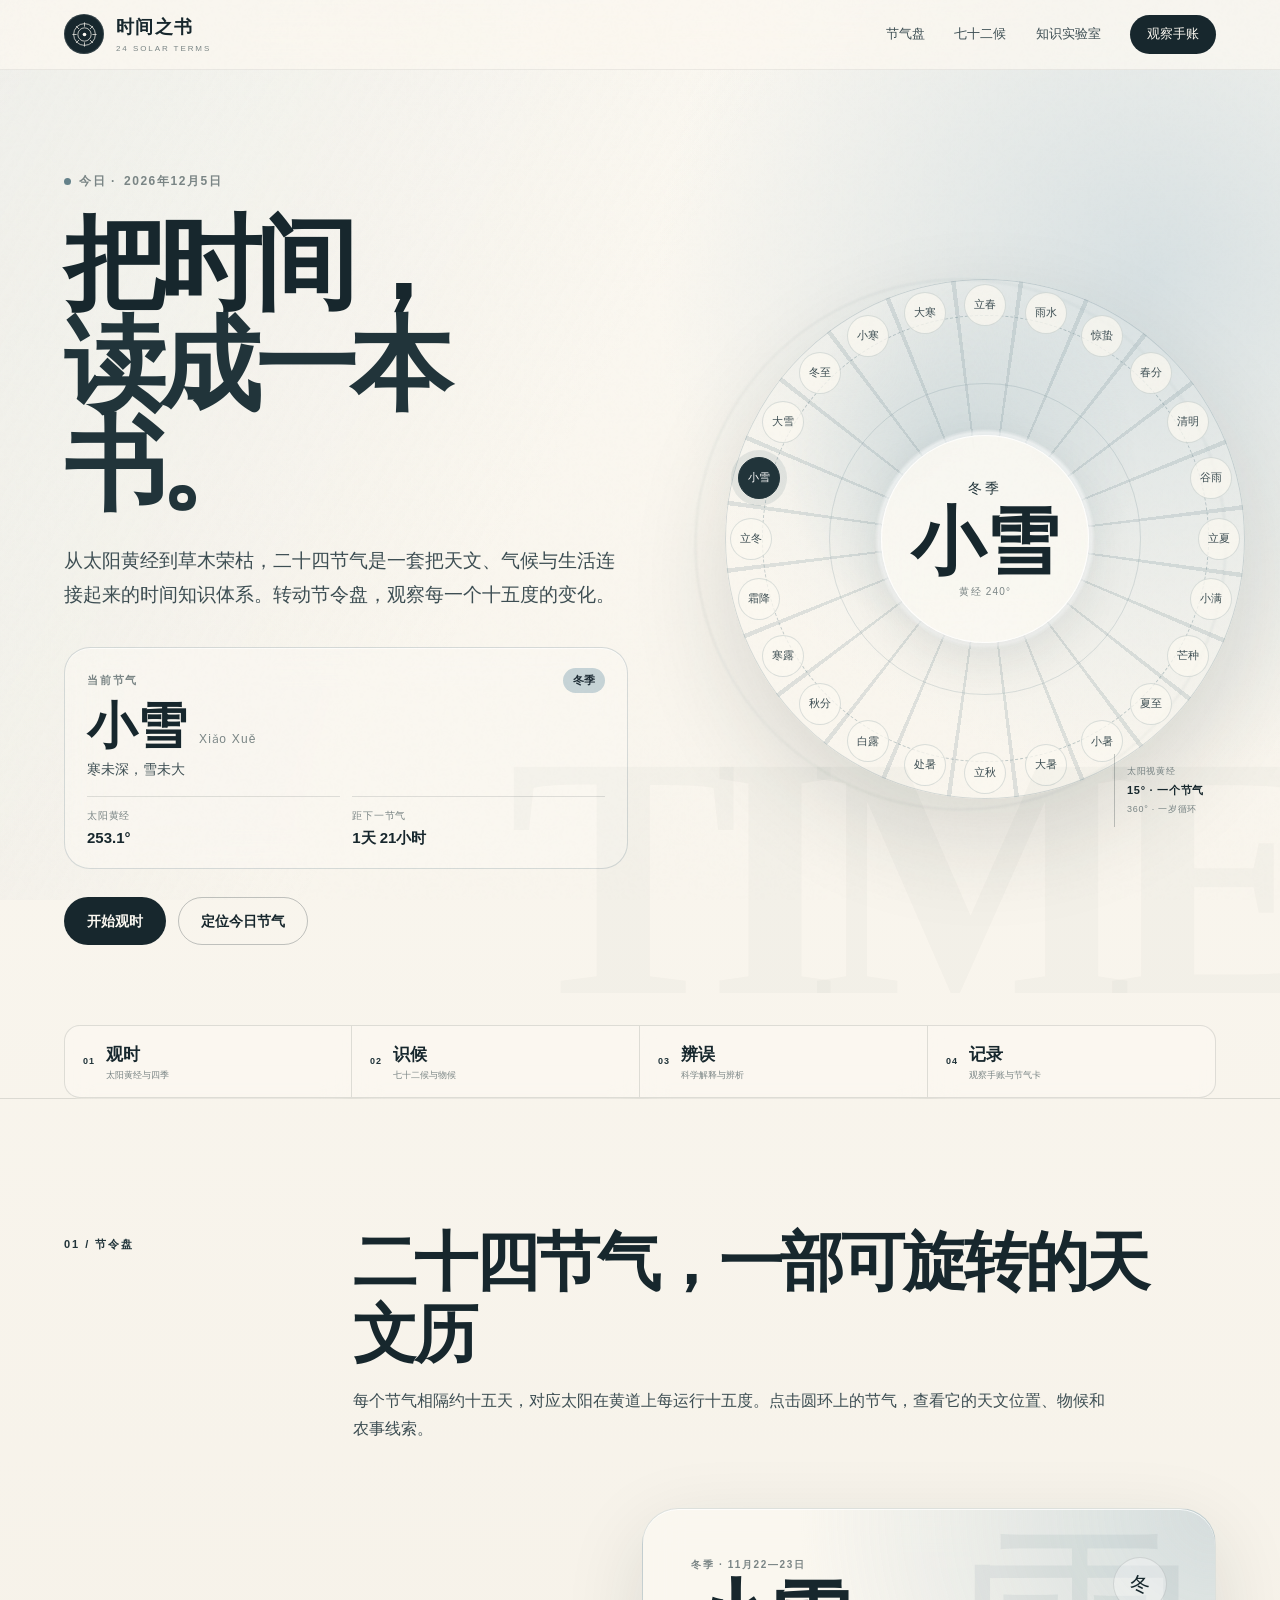
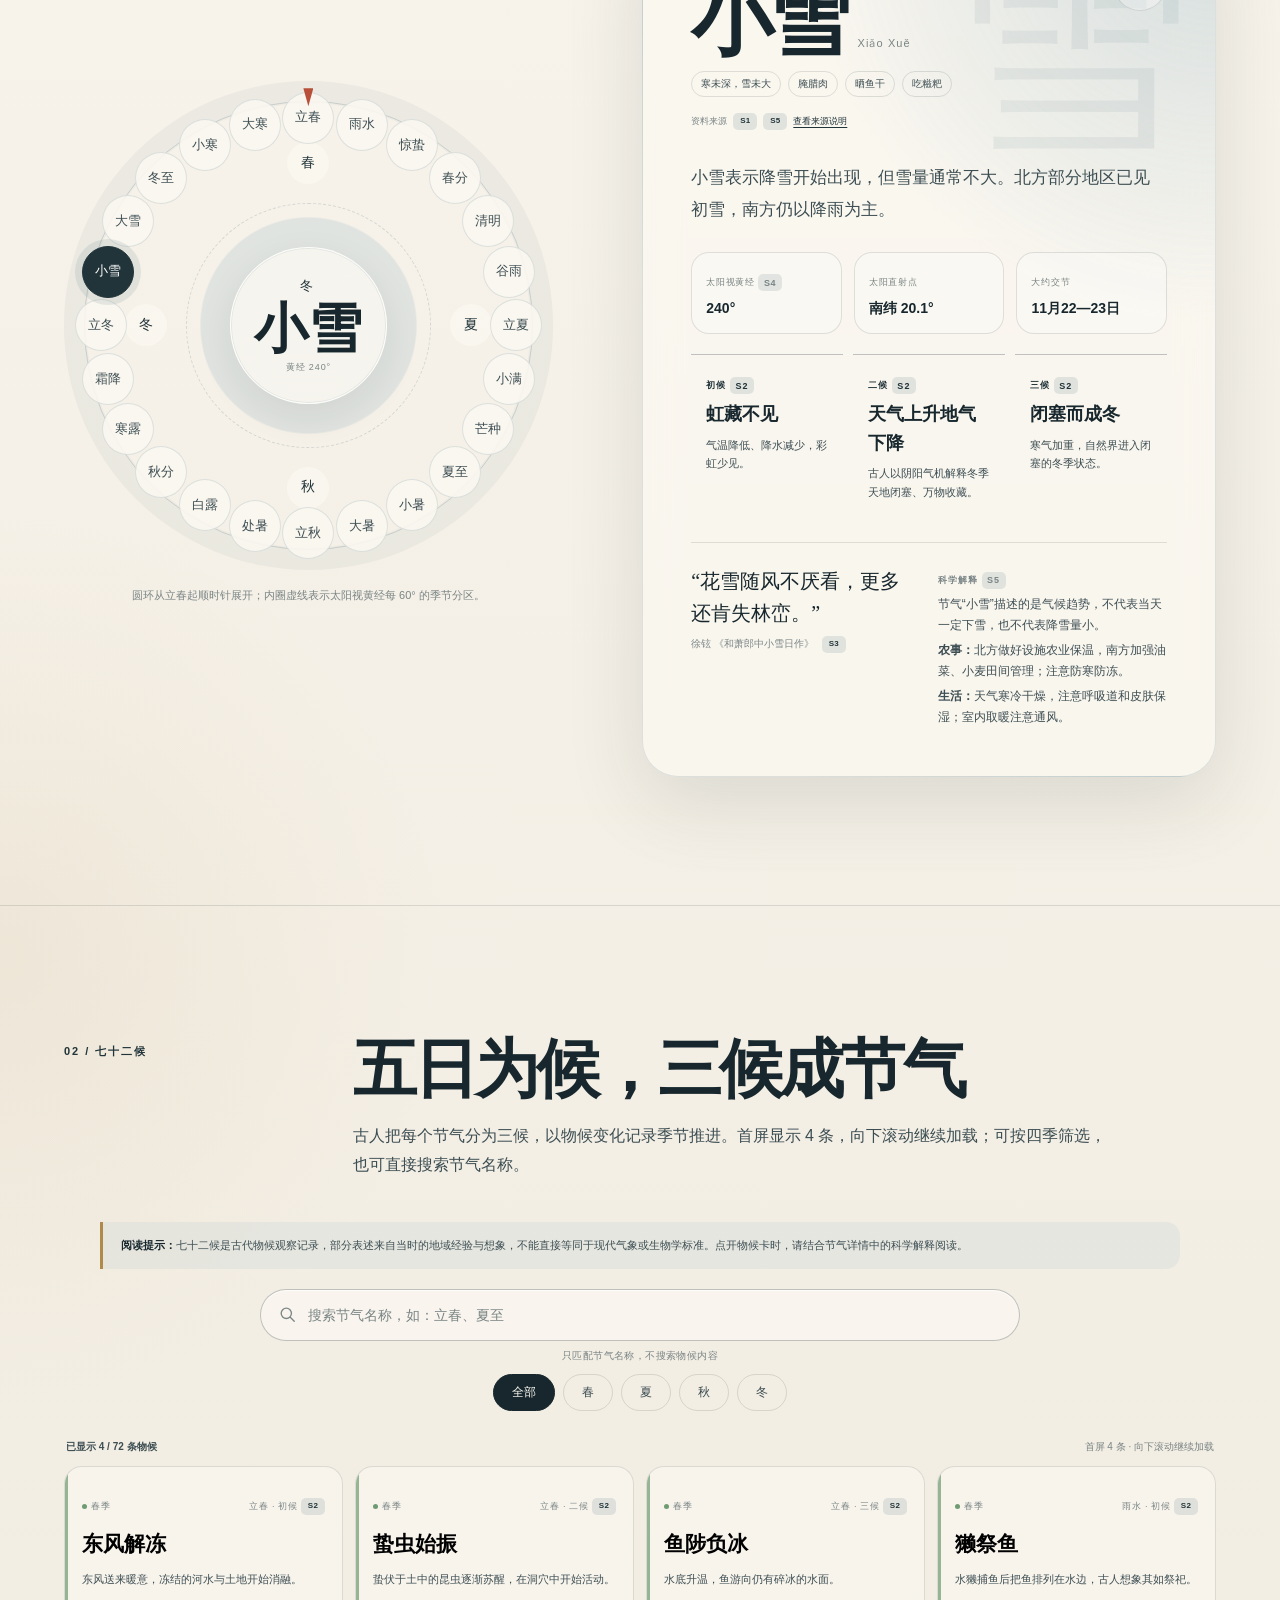
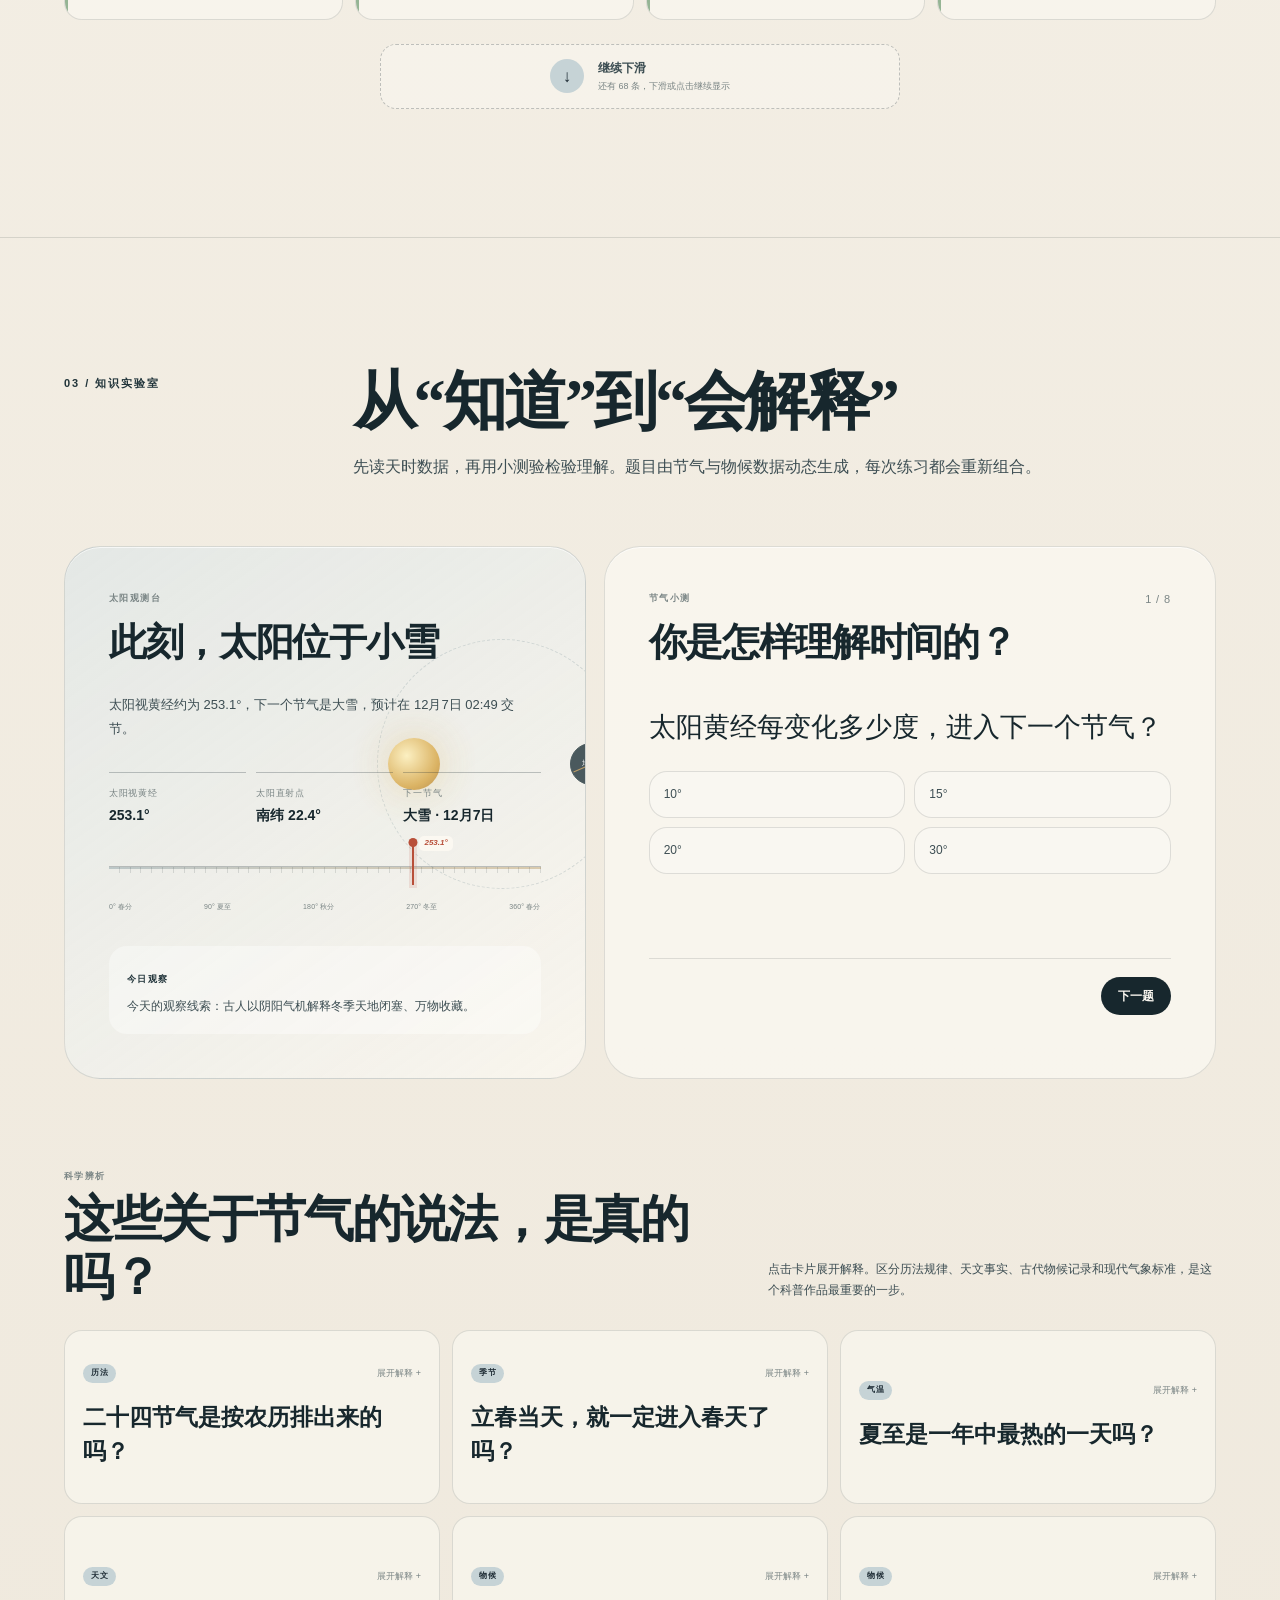
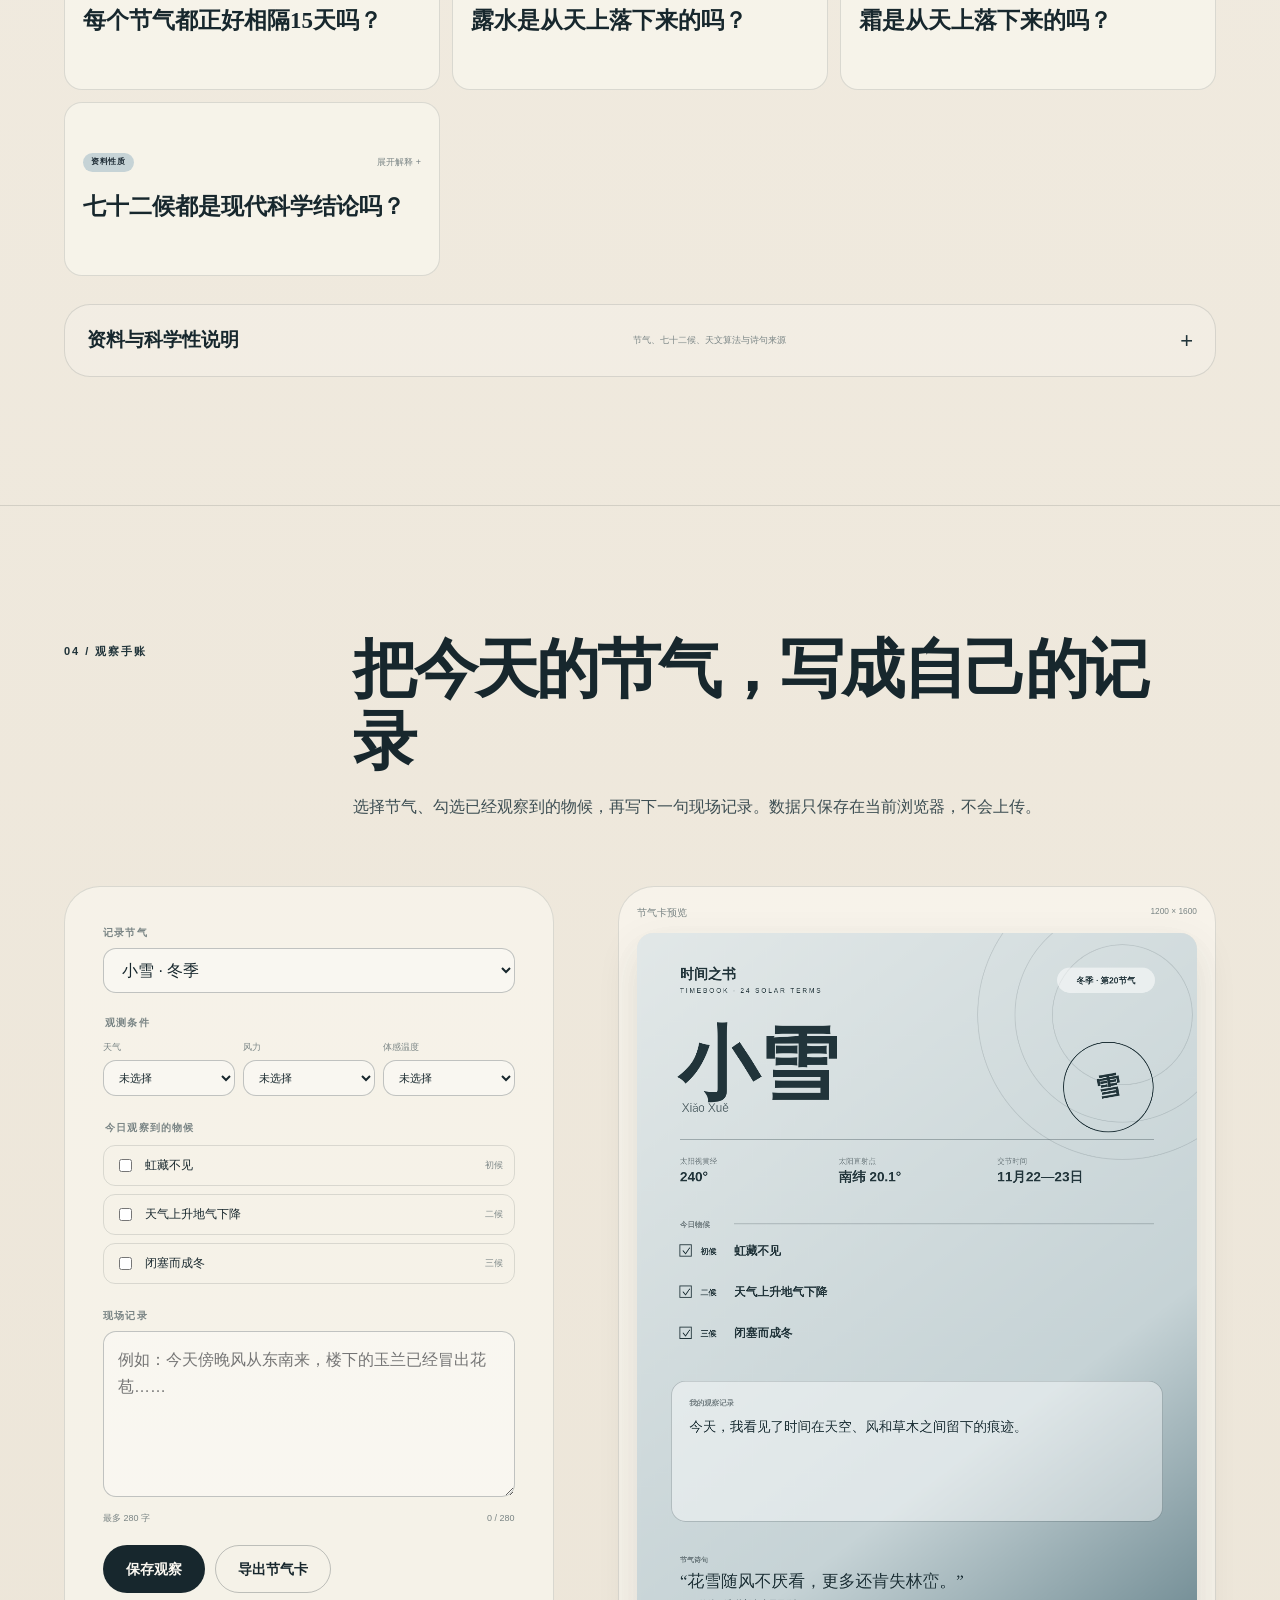
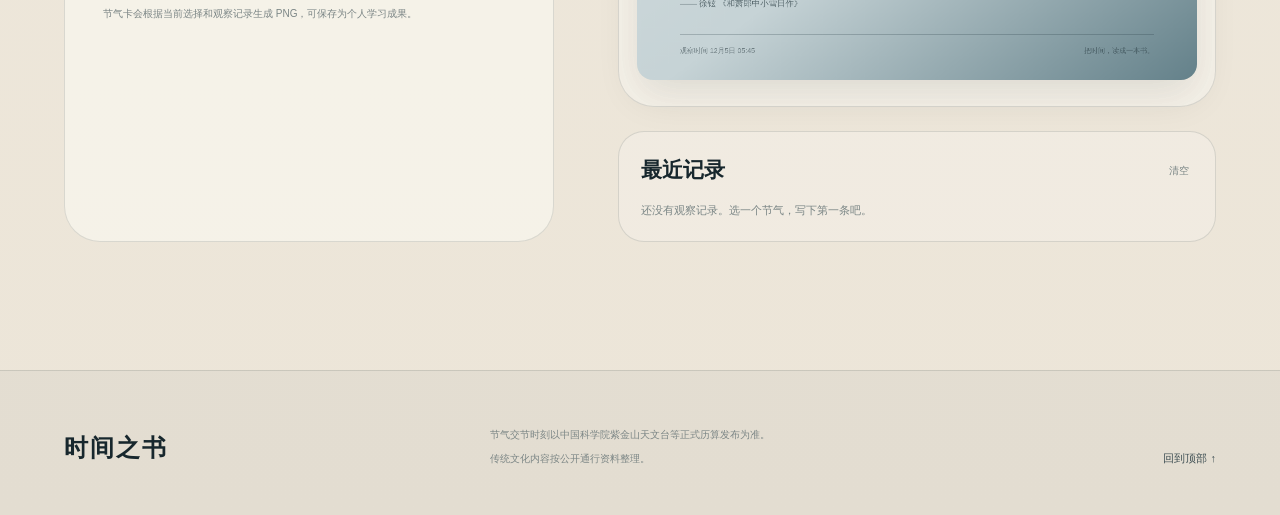
<file: index.html>
<!doctype html>
<html lang="zh-CN">
<head>
  <meta charset="utf-8">
  <meta name="viewport" content="width=device-width, initial-scale=1">
  <meta name="description" content="《时间之书：二十四节气的天文与物候科普》是一款面向公众的二十四节气天文与物候科普 Web 应用，用交互节气盘、七十二候、知识测验与观察手账建立完整学习闭环。">
  <meta name="theme-color" content="#15272f">
  <title>时间之书：二十四节气的天文与物候科普</title>
  <link rel="manifest" href="manifest.webmanifest">
  <link rel="icon" href="assets/icon.svg" type="image/svg+xml">
  <link rel="stylesheet" href="css/styles.css?v=20261019-6">
</head>
<body>
  <a class="skip-link" href="#main">跳到主要内容</a>
  <div class="page-grain" aria-hidden="true"></div>

  <header class="site-header" id="top">
    <a class="brand" href="#top" aria-label="时间之书首页">
      <span class="brand-mark" aria-hidden="true">
        <svg viewBox="0 0 48 48" role="img"><circle cx="24" cy="24" r="18"></circle><circle cx="24" cy="24" r="11"></circle><path d="M24 4v7M24 37v7M4 24h7M37 24h7M9.9 9.9l5 5M33.1 33.1l5 5M38.1 9.9l-5 5M14.9 33.1l-5 5"></path><circle cx="24" cy="24" r="3"></circle></svg>
      </span>
      <span class="brand-copy"><strong>时间之书</strong><small>24 SOLAR TERMS</small></span>
    </a>
    <nav class="site-nav" aria-label="主导航">
      <a href="#wheel">节气盘</a>
      <a href="#pentads">七十二候</a>
      <a href="#learning">知识实验室</a>
      <a class="nav-pill" href="#journal">观察手账</a>
    </nav>
  </header>

  <main id="main">
    <section class="hero" aria-labelledby="hero-title">
      <div class="hero-copy">
        <p class="eyebrow"><span class="pulse-dot" aria-hidden="true"></span> 今日 · <span id="todayLabel">正在校准天时</span></p>
        <h1 id="hero-title">把时间，<br><em>读成一本书。</em></h1>
        <p class="hero-lead">从太阳黄经到草木荣枯，二十四节气是一套把天文、气候与生活连接起来的时间知识体系。转动节令盘，观察每一个十五度的变化。</p>

        <article class="live-term" aria-live="polite">
          <div class="live-term-top">
            <span class="live-kicker">当前节气</span>
            <span class="live-season" id="liveSeason">—</span>
          </div>
          <div class="live-term-main">
            <strong id="liveTermName">—</strong>
            <span id="liveTermPinyin">—</span>
          </div>
          <p id="liveTermPhrase">正在根据太阳视黄经计算当前节气。</p>
          <div class="live-metrics">
            <div><span>太阳黄经</span><b id="liveLongitude">—</b></div>
            <div><span>距下一节气</span><b id="liveCountdown">—</b></div>
          </div>
        </article>

        <div class="hero-actions">
          <a class="button button-primary" href="#wheel">开始观时</a>
          <button class="button button-ghost" id="jumpTodayBtn" type="button">定位今日节气</button>
        </div>
      </div>

      <div class="hero-visual" aria-hidden="true">
        <div class="orbit-halo orbit-halo-a"></div>
        <div class="orbit-halo orbit-halo-b"></div>
        <div class="hero-orbit" id="heroOrbit">
          <div class="orbit-center">
            <span class="orbit-season" id="orbitSeason">四时</span>
            <strong id="orbitTerm">节气</strong>
            <small id="orbitLongitude">黄经 —</small>
          </div>
        </div>
        <div class="orbit-caption">
          <span>太阳视黄经</span>
          <strong>15° · 一个节气</strong>
          <span>360° · 一岁循环</span>
        </div>
      </div>
    </section>

    <div class="method-strip" aria-label="作品学习路径">
      <div class="method-step"><span>01</span><strong>观时</strong><small>太阳黄经与四季</small></div>
      <div class="method-step"><span>02</span><strong>识候</strong><small>七十二候与物候</small></div>
      <div class="method-step"><span>03</span><strong>辨误</strong><small>科学解释与辨析</small></div>
      <div class="method-step"><span>04</span><strong>记录</strong><small>观察手账与节气卡</small></div>
    </div>

    <section class="section wheel-section" id="wheel" aria-labelledby="wheel-title">
      <header class="section-heading">
        <p class="section-number">01 / 节令盘</p>
        <div>
          <h2 id="wheel-title">二十四节气，一部可旋转的天文历</h2>
          <p>每个节气相隔约十五天，对应太阳在黄道上每运行十五度。点击圆环上的节气，查看它的天文位置、物候和农事线索。</p>
        </div>
      </header>

      <div class="wheel-layout">
        <div class="solar-wheel-wrap">
          <div class="solar-wheel" id="solarWheel" role="group" aria-label="二十四节气交互圆盘">
            <div class="wheel-ring wheel-ring-outer" aria-hidden="true"></div>
            <div class="wheel-ring wheel-ring-inner" aria-hidden="true"></div>
            <div class="wheel-seasons" aria-hidden="true">
              <span class="wheel-season spring">春</span>
              <span class="wheel-season summer">夏</span>
              <span class="wheel-season autumn">秋</span>
              <span class="wheel-season winter">冬</span>
            </div>
            <div class="wheel-center" aria-live="polite">
              <span class="wheel-center-season" id="wheelSeason">春</span>
              <strong id="wheelTerm">立春</strong>
              <small id="wheelHint">黄经 315°</small>
            </div>
            <div class="wheel-terms" id="wheelTerms"></div>
            <div class="wheel-pointer" aria-hidden="true"></div>
          </div>
          <p class="wheel-note">圆环从立春起顺时针展开；内圈虚线表示太阳视黄经每 60° 的季节分区。</p>
        </div>

        <article class="term-panel" id="termPanel" aria-live="polite">
          <div id="termDetail"></div>
        </article>
      </div>
    </section>

    <section class="section pentad-section" id="pentads" aria-labelledby="pentads-title">
      <header class="section-heading">
        <p class="section-number">02 / 七十二候</p>
        <div>
          <h2 id="pentads-title">五日为候，三候成节气</h2>
          <p>古人把每个节气分为三候，以物候变化记录季节推进。首屏显示 4 条，向下滚动继续加载；可按四季筛选，也可直接搜索节气名称。</p>
        </div>
      </header>

      <p class="pentad-science-note"><strong>阅读提示：</strong>七十二候是古代物候观察记录，部分表述来自当时的地域经验与想象，不能直接等同于现代气象或生物学标准。点开物候卡时，请结合节气详情中的科学解释阅读。</p>

      <div class="pentad-tools">
        <label class="pentad-search" for="pentadSearch">
          <svg viewBox="0 0 24 24" aria-hidden="true"><circle cx="10.5" cy="10.5" r="6.5"></circle><path d="m15.5 15.5 5 5"></path></svg>
          <input id="pentadSearch" type="search" inputmode="search" autocomplete="off" placeholder="搜索节气名称，如：立春、夏至" aria-describedby="pentadSearchHint">
          <button class="pentad-search-clear" id="clearPentadSearch" type="button" aria-label="清除节气搜索" hidden>×</button>
        </label>
        <p id="pentadSearchHint">只匹配节气名称，不搜索物候内容</p>
      </div>

      <div class="season-filter" id="seasonFilter" role="group" aria-label="按季节筛选七十二候">
        <button class="season-button is-active" type="button" data-season="all">全部</button>
        <button class="season-button" type="button" data-season="spring">春</button>
        <button class="season-button" type="button" data-season="summer">夏</button>
        <button class="season-button" type="button" data-season="autumn">秋</button>
        <button class="season-button" type="button" data-season="winter">冬</button>
      </div>

      <div class="pentad-meta">
        <span id="pentadStatus">显示 4 / 72 条物候</span>
        <span>首屏 4 条 · 向下滚动继续加载</span>
      </div>
      <div class="pentad-grid" id="pentadGrid"></div>
      <p class="pentad-empty" id="pentadEmpty" hidden></p>
      <button class="pentad-load-zone" id="pentadLoadZone" type="button">
        <span class="pentad-load-mark" aria-hidden="true">↓</span>
        <span><strong id="pentadLoadTitle">继续下滑</strong><small id="pentadLoadText">显示更多物候，也可以点击加载</small></span>
      </button>
    </section>

    <section class="section learning-section" id="learning" aria-labelledby="learning-title">
      <header class="section-heading">
        <p class="section-number">03 / 知识实验室</p>
        <div>
          <h2 id="learning-title">从“知道”到“会解释”</h2>
          <p>先读天时数据，再用小测验检验理解。题目由节气与物候数据动态生成，每次练习都会重新组合。</p>
        </div>
      </header>

      <div class="learning-grid">
        <article class="science-card">
          <div class="card-label">太阳观测台</div>
          <div class="science-orbit" aria-hidden="true">
            <div class="science-sun"></div>
            <div class="science-earth"><span>地球</span></div>
            <div class="science-axis"></div>
          </div>
          <h3 id="scienceTitle">此刻，太阳走到哪里？</h3>
          <p id="scienceCopy">正在计算太阳视黄经和太阳直射点纬度。</p>
          <dl class="science-stats">
            <div><dt>太阳视黄经</dt><dd id="scienceLongitude">—</dd></div>
            <div><dt>太阳直射点</dt><dd id="scienceDeclination">—</dd></div>
            <div><dt>下一节气</dt><dd id="scienceNextTerm">—</dd></div>
          </dl>
          <div class="solar-ruler" id="solarRuler" role="img" aria-label="太阳黄经刻度尺">
            <div class="solar-ruler-track">
              <i class="solar-ruler-marker" id="solarRulerMarker"><span id="solarRulerValue">—</span></i>
            </div>
            <div class="solar-ruler-labels">
              <span>0° 春分</span><span>90° 夏至</span><span>180° 秋分</span><span>270° 冬至</span><span>360° 春分</span>
            </div>
          </div>
          <div class="observation-prompt">
            <span>今日观察</span>
            <p id="observationPrompt">留意天空、风向和植物的变化，把它们写进观察手账。</p>
          </div>
        </article>

        <article class="quiz-card" id="quizCard">
          <div class="quiz-head">
            <div>
              <div class="card-label">节气小测</div>
              <h3>你是怎样理解时间的？</h3>
            </div>
            <span class="quiz-progress" id="quizProgress">1 / 8</span>
          </div>
          <div class="learning-profile" id="learningProfile" hidden>
            <div class="learning-profile-head">
              <span>最近学习画像</span>
              <small id="learningProfileDate"></small>
            </div>
            <div class="learning-bars" id="learningProfileBars"></div>
            <p class="learning-recommendation" id="learningRecommendation"></p>
            <button class="button button-small button-ghost learning-review-btn" id="learningReviewBtn" type="button" hidden></button>
          </div>
          <div class="quiz-body" id="quizBody"></div>
          <div class="quiz-footer">
            <span id="quizFeedback" role="status" aria-live="polite"></span>
            <button class="button button-small button-primary" id="quizNextBtn" type="button">下一题</button>
          </div>
        </article>
      </div>

      <section class="myth-section" id="scienceMyths" aria-labelledby="myth-title">
        <div class="myth-heading">
          <div>
            <div class="card-label">科学辨析</div>
            <h3 id="myth-title">这些关于节气的说法，是真的吗？</h3>
          </div>
          <p>点击卡片展开解释。区分历法规律、天文事实、古代物候记录和现代气象标准，是这个科普作品最重要的一步。</p>
        </div>
        <div class="myth-grid" id="mythGrid"></div>
      </section>

      <details class="source-panel" id="sourcePanel">
        <summary>
          <span>资料与科学性说明</span>
          <small>节气、七十二候、天文算法与诗句来源</small>
        </summary>
        <div class="source-content">
          <div>
            <h4><span class="source-id">S1</span> 节气名称与顺序</h4>
            <p>二十四节气名称、顺序和公历大致日期按公开通行的中国传统历法资料整理。联合国教科文组织于 2016 年将“二十四节气”列入人类非物质文化遗产代表作名录。</p>
            <p class="source-link-line"><a href="https://ich.unesco.org/en/RL/the-twenty-four-solar-terms-knowledge-in-china-of-time-and-practices-developed-through-observation-of-the-suns-annual-motion-00646" target="_blank" rel="noreferrer">UNESCO 条目 ↗</a></p>
          </div>
          <div>
            <h4><span class="source-id">S2</span> 七十二候</h4>
            <p>七十二候名称与物候说明按公开通行的传统物候资料整理。它属于古代物候观察体系，受地域、年代和观察条件影响，部分表述带有比喻或想象成分。</p>
          </div>
          <div>
            <h4><span class="source-id">S3</span> 古典诗句</h4>
            <p>诗句来自公版古典文学作品，页面标注作者与篇名。正式提交前仍需逐条核对版本、作者归属和断句。</p>
          </div>
          <div>
            <h4><span class="source-id">S4</span> 天文计算</h4>
            <p>太阳视黄经、太阳直射点和交节时刻由前端低阶天文近似算法计算，用于交互演示。正式历算以中国科学院紫金山天文台等权威机构发布的历书为准。</p>
            <p class="source-link-line"><a href="https://www.pmo.cas.cn/" target="_blank" rel="noreferrer">中国科学院紫金山天文台 ↗</a></p>
          </div>
          <div>
            <h4><span class="source-id">S5</span> 当代科普说明</h4>
            <p>农事、生活与科学解释为面向公众学习场景的整理性说明，不替代专业气象、农业、医疗或健康建议。</p>
          </div>
          <div>
            <h4>视觉素材与使用边界</h4>
            <p>当前视觉由 CSS、SVG 与 Canvas 原创绘制，未使用来源不明的第三方图片。作品适合传统文化、天文与自然观察学习，涉及真实生产与健康决策时，应以专业机构和当期预报为准。</p>
          </div>
        </div>
      </details>
    </section>

    <section class="section journal-section" id="journal" aria-labelledby="journal-title">
      <header class="section-heading">
        <p class="section-number">04 / 观察手账</p>
        <div>
          <h2 id="journal-title">把今天的节气，写成自己的记录</h2>
          <p>选择节气、勾选已经观察到的物候，再写下一句现场记录。数据只保存在当前浏览器，不会上传。</p>
        </div>
      </header>

      <div class="journal-grid">
        <form class="journal-form" id="journalForm">
          <label class="field-label" for="journalTerm">记录节气</label>
          <select id="journalTerm" name="term"></select>

          <fieldset class="journal-conditions">
            <legend>观测条件</legend>
            <label><span>天气</span><select id="journalWeather">
              <option value="">未选择</option><option>晴</option><option>多云</option><option>阴</option><option>小雨</option><option>中到大雨</option><option>雪</option><option>雾霾</option><option>其他</option>
            </select></label>
            <label><span>风力</span><select id="journalWind">
              <option value="">未选择</option><option>无风</option><option>微风</option><option>有风</option><option>大风</option>
            </select></label>
            <label><span>体感温度</span><select id="journalTemp">
              <option value="">未选择</option><option>寒冷</option><option>偏冷</option><option>舒适</option><option>偏热</option><option>炎热</option>
            </select></label>
          </fieldset>

          <fieldset class="pentad-picker">
            <legend>今日观察到的物候</legend>
            <div id="journalPentads"></div>
          </fieldset>

          <label class="field-label" for="journalNote">现场记录</label>
          <textarea id="journalNote" name="note" rows="5" maxlength="280" placeholder="例如：今天傍晚风从东南来，楼下的玉兰已经冒出花苞……"></textarea>
          <div class="field-meta"><span>最多 280 字</span><span id="noteCount">0 / 280</span></div>

          <div class="journal-actions">
            <button class="button button-primary" type="submit">保存观察</button>
            <button class="button button-ghost" type="button" id="exportCardBtn">导出节气卡</button>
          </div>
          <p class="form-note">节气卡会根据当前选择和观察记录生成 PNG，可保存为个人学习成果。</p>
        </form>

        <aside class="journal-side">
          <div class="journal-preview">
            <div class="journal-preview-head">
              <span>节气卡预览</span>
              <small>1200 × 1600</small>
            </div>
            <canvas id="cardCanvas" width="1200" height="1600" aria-label="二十四节气观察卡预览"></canvas>
          </div>
          <div class="journal-history">
            <div class="history-head"><h3>最近记录</h3><button class="text-button" id="clearJournalBtn" type="button">清空</button></div>
            <div id="journalEntries"><p class="empty-state">还没有观察记录。选一个节气，写下第一条吧。</p></div>
          </div>
        </aside>
      </div>
    </section>
  </main>

  <footer class="site-footer">
    <div class="footer-brand">
      <strong>时间之书</strong>
    </div>
    <div class="footer-meta">
      <p>节气交节时刻以中国科学院紫金山天文台等正式历算发布为准。</p>
      <p>传统文化内容按公开通行资料整理。</p>
    </div>
    <a href="#top">回到顶部 ↑</a>
  </footer>

  <div class="toast" id="toast" role="status" aria-live="polite"></div>

  <noscript>
    <div class="noscript">本作品需要启用 JavaScript 才能使用节令盘、知识测验和观察手账。</div>
  </noscript>

  <script src="js/data.js?v=20261019-6" defer></script>
  <script src="js/app.js?v=20261019-6" defer></script>
</body>
</html>
</file>
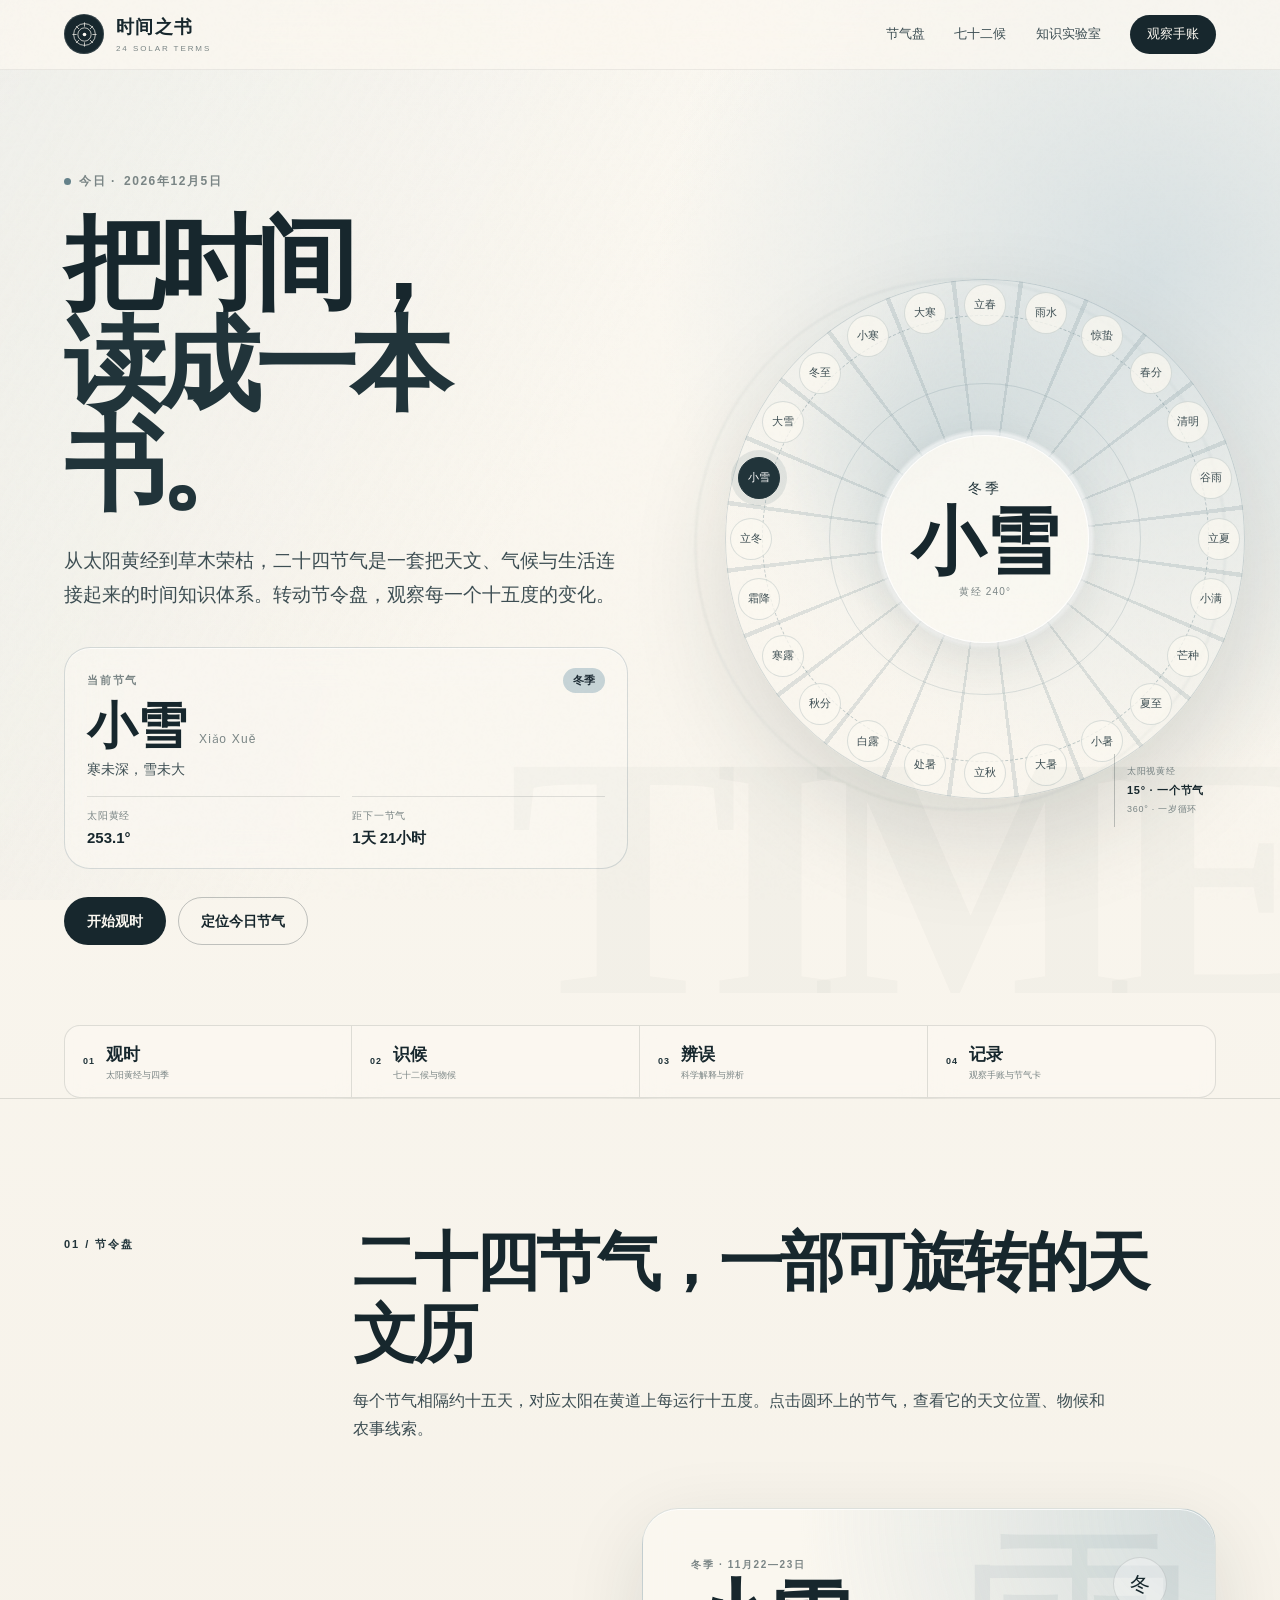
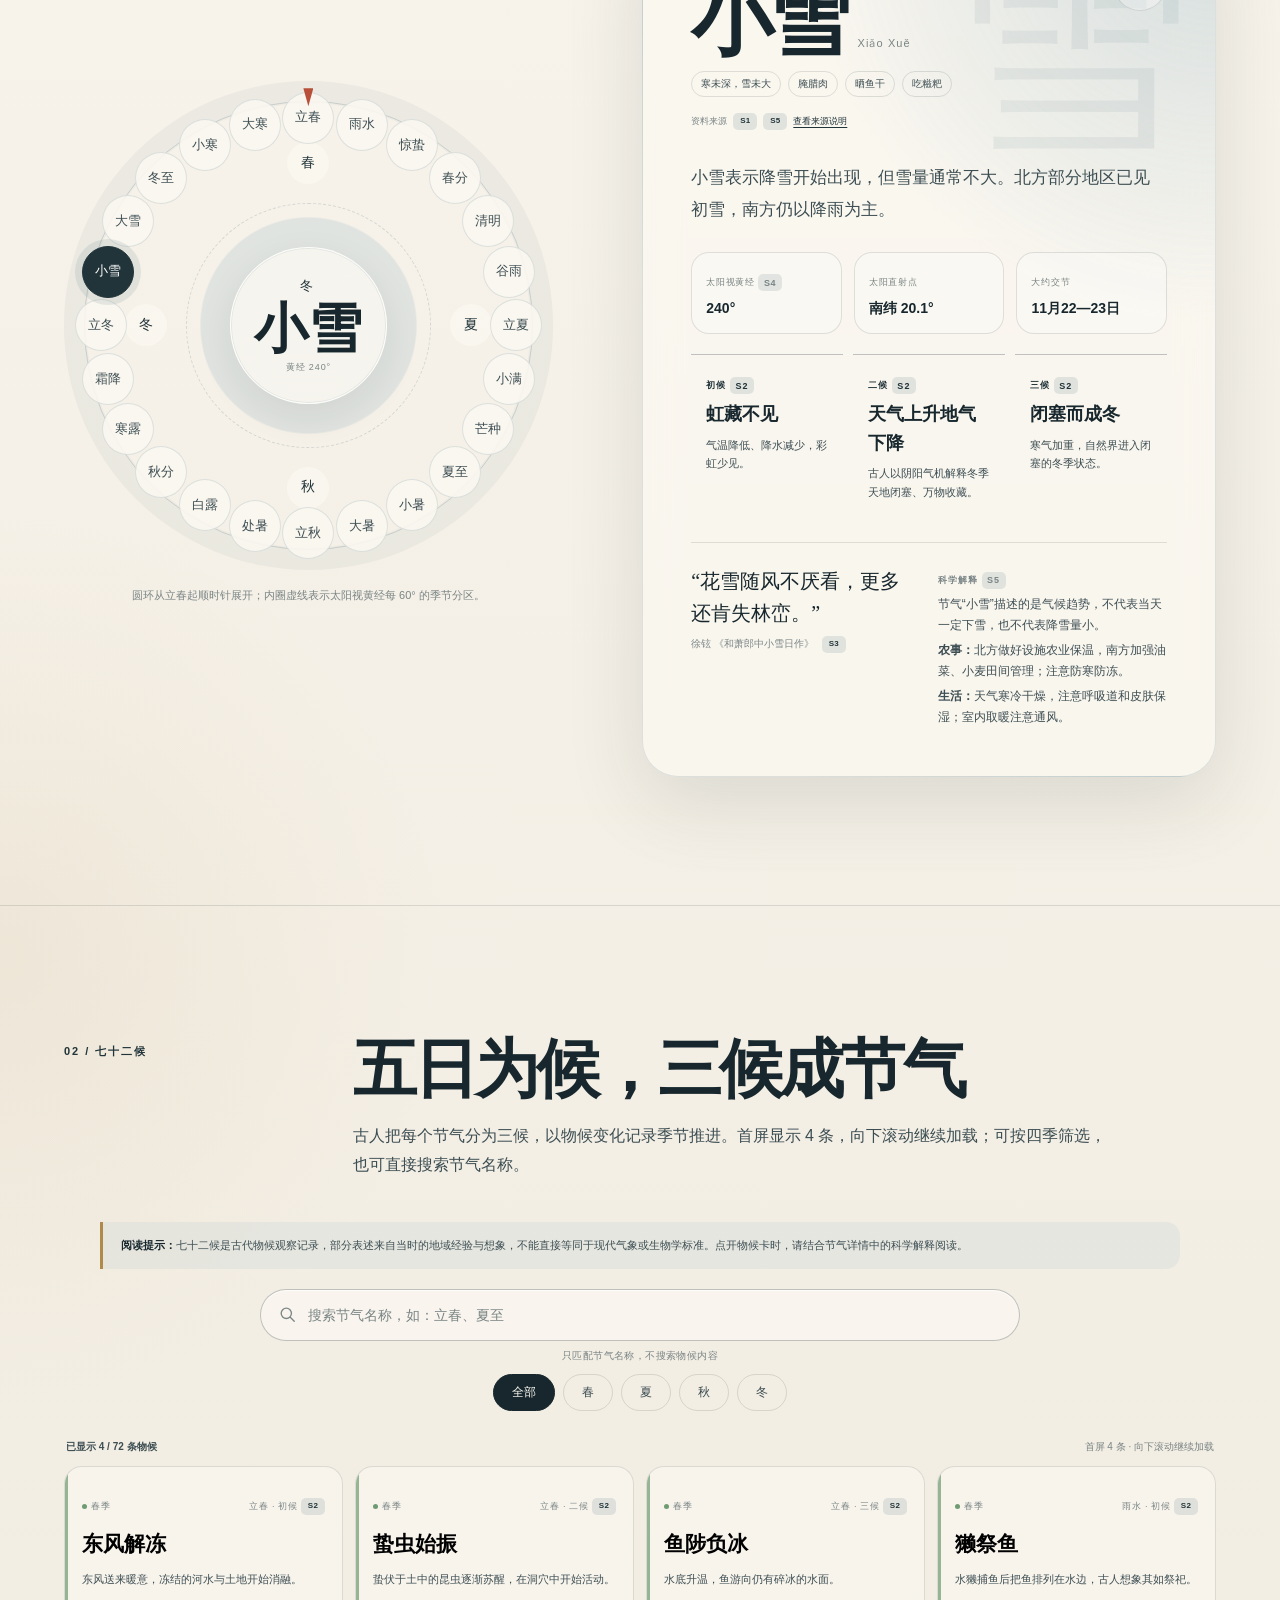
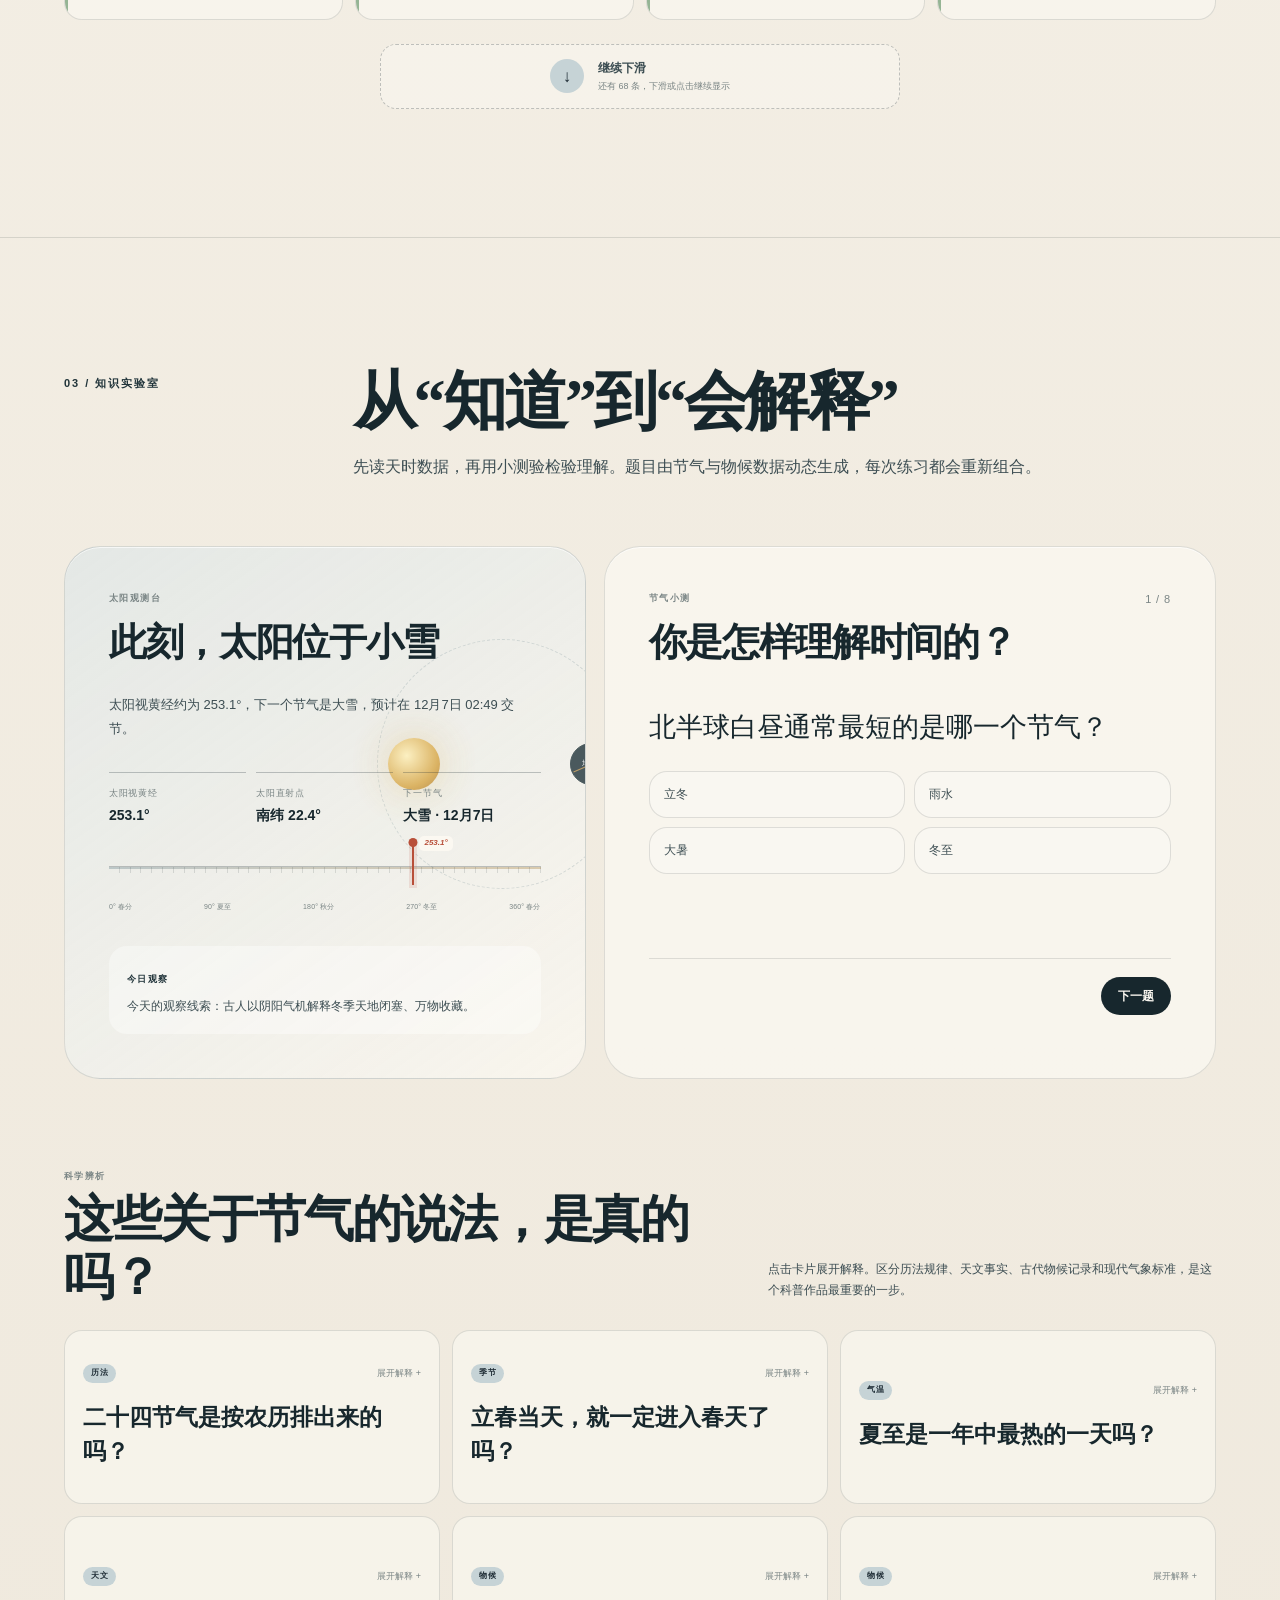
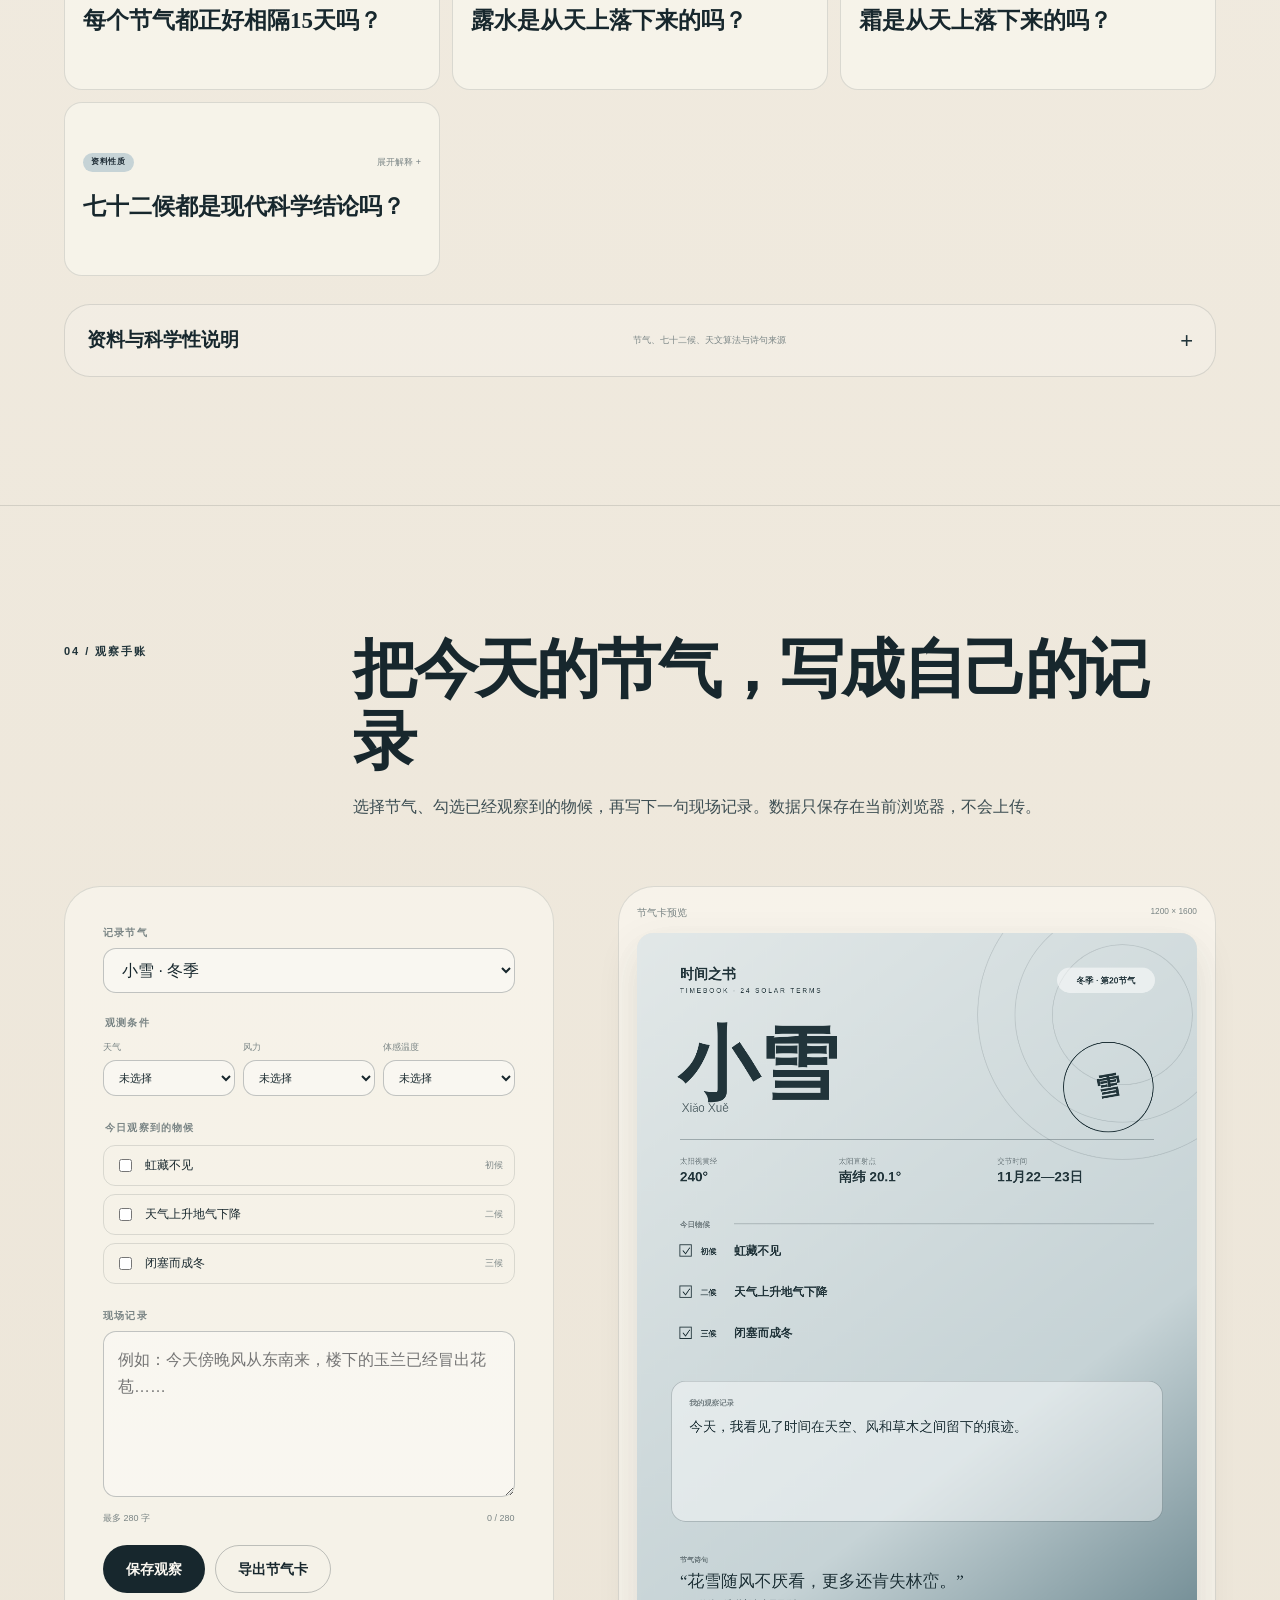
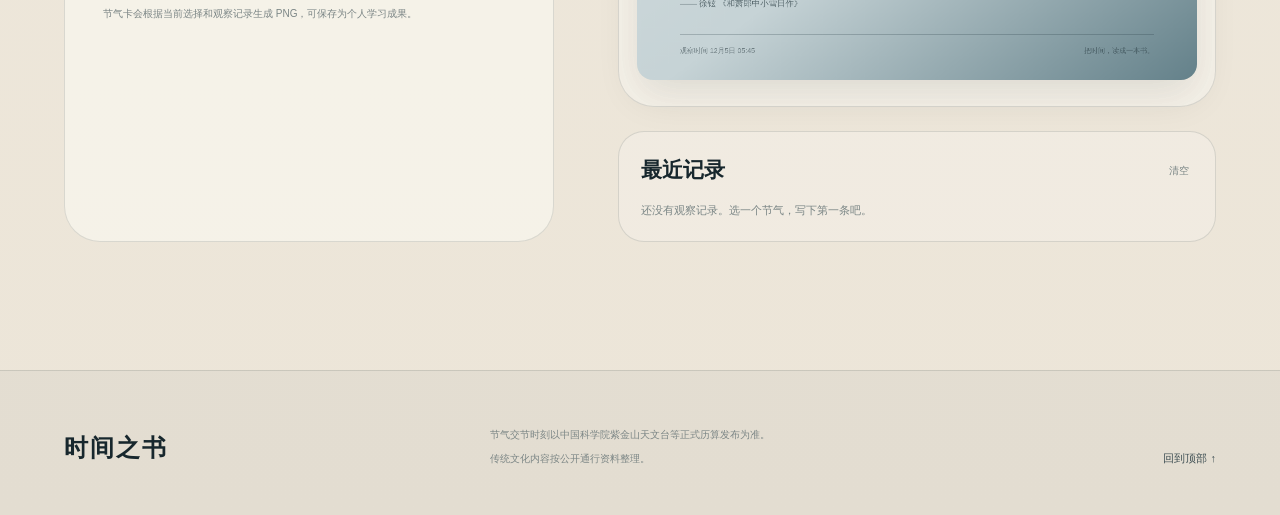
<file: preview-20261020.html>
<!doctype html>
<html lang="zh-CN">
<head>
  <meta charset="utf-8">
  <meta name="viewport" content="width=device-width, initial-scale=1">
  <meta name="description" content="《时间之书：二十四节气的天文与物候科普》是一款面向公众的二十四节气天文与物候科普 Web 应用，用交互节气盘、七十二候、知识测验与观察手账建立完整学习闭环。">
  <meta name="theme-color" content="#15272f">
  <title>时间之书：二十四节气的天文与物候科普</title>
  <style>
:root {
  --paper: #f3eee4;
  --paper-light: #fbf8f1;
  --paper-deep: #e7dfd1;
  --ink: #17272d;
  --ink-soft: #3d4e53;
  --muted: #7a8585;
  --line: rgba(23, 39, 45, .13);
  --line-strong: rgba(23, 39, 45, .25);
  --accent: #6f8f59;
  --accent-deep: #34533e;
  --season-soft: #dfe9d8;
  --season-ink: #1d3529;
  --gold: #b08a49;
  --cinnabar: #b84f39;
  --sans: -apple-system, BlinkMacSystemFont, "Segoe UI", "PingFang SC", "Microsoft YaHei", sans-serif;
  --serif: "Songti SC", "STSong", "Noto Serif CJK SC", "SimSun", serif;
  --shadow-soft: 0 24px 80px rgba(27, 39, 39, .12);
  --shadow-card: 0 12px 36px rgba(27, 39, 39, .08);
  --radius-xl: 36px;
  --radius-lg: 26px;
  --radius-md: 18px;
  --page-pad: clamp(20px, 5vw, 76px);
}
* { box-sizing: border-box; }
html { scroll-behavior: smooth; }
body {
  margin: 0;
  min-width: 320px;
  background:
    radial-gradient(circle at 90% 4%, color-mix(in srgb, var(--season-soft) 70%, white) 0, transparent 31rem),
    radial-gradient(circle at 0% 37%, rgba(176, 138, 73, .09), transparent 28rem),
    linear-gradient(180deg, var(--paper-light), var(--paper) 42%, #ece5d8);
  color: var(--ink);
  font-family: var(--sans);
  line-height: 1.6;
  -webkit-font-smoothing: antialiased;
  text-rendering: optimizeLegibility;
  transition: background .6s ease;
}
body::before {
  content: "";
  position: fixed;
  inset: 0;
  z-index: -2;
  pointer-events: none;
  background: linear-gradient(120deg, color-mix(in srgb, var(--season-soft) 22%, transparent), transparent 46%);
  transition: background .6s ease;
}
button, input, select, textarea { font: inherit; }
button, a { -webkit-tap-highlight-color: transparent; }
a { color: inherit; }
img, svg { display: block; max-width: 100%; }
::selection { background: color-mix(in srgb, var(--accent) 32%, transparent); }
:focus-visible { outline: 3px solid color-mix(in srgb, var(--accent) 70%, white); outline-offset: 3px; }
.skip-link {
  position: fixed;
  z-index: 1000;
  top: 12px;
  left: 12px;
  padding: 10px 16px;
  border-radius: 999px;
  background: var(--ink);
  color: var(--paper-light);
  transform: translateY(-150%);
  transition: transform .2s ease;
}
.skip-link:focus { transform: translateY(0); }
.page-grain {
  position: fixed;
  inset: 0;
  z-index: 999;
  opacity: .12;
  pointer-events: none;
  background-image: url("data:image/svg+xml,%3Csvg viewBox='0 0 160 160' xmlns='http://www.w3.org/2000/svg'%3E%3Cfilter id='n'%3E%3CfeTurbulence type='fractalNoise' baseFrequency='.92' numOctaves='2' stitchTiles='stitch'/%3E%3C/filter%3E%3Crect width='100%25' height='100%25' filter='url(%23n)' opacity='.11'/%3E%3C/svg%3E");
  mix-blend-mode: multiply;
}
.site-header {
  position: sticky;
  top: 0;
  z-index: 50;
  display: flex;
  align-items: center;
  justify-content: space-between;
  gap: 28px;
  padding: 13px var(--page-pad);
  border-bottom: 1px solid rgba(23, 39, 45, .07);
  background: color-mix(in srgb, var(--paper-light) 76%, transparent);
  backdrop-filter: saturate(170%) blur(24px);
  -webkit-backdrop-filter: saturate(170%) blur(24px);
}
.brand { display: inline-flex; align-items: center; gap: 12px; text-decoration: none; }
.brand-mark { display: grid; place-items: center; width: 40px; height: 40px; border-radius: 50%; background: var(--ink); color: var(--paper-light); box-shadow: inset 0 0 0 1px rgba(255,255,255,.12); }
.brand-mark svg { width: 29px; height: 29px; fill: none; stroke: currentColor; stroke-width: 1.2; }
.brand-mark circle:last-child { fill: currentColor; stroke: none; }
.brand-copy { display: grid; gap: 1px; }
.brand-copy strong { font-family: var(--serif); font-size: 18px; letter-spacing: .08em; }
.brand-copy small { color: var(--muted); font-size: 8px; letter-spacing: .24em; }
.site-nav { display: flex; align-items: center; gap: clamp(16px, 2.3vw, 34px); }
.site-nav a { color: var(--ink-soft); font-size: 13px; text-decoration: none; transition: color .2s ease; }
.site-nav a:hover { color: var(--ink); }
.site-nav .nav-pill { padding: 9px 17px; border-radius: 999px; background: var(--ink); color: var(--paper-light); }
.site-nav .nav-pill:hover { background: var(--accent-deep); color: white; }
main { overflow: hidden; }
.hero {
  position: relative;
  display: grid;
  grid-template-columns: minmax(0, 1.05fr) minmax(420px, .95fr);
  align-items: center;
  gap: clamp(30px, 6vw, 96px);
  min-height: calc(100vh - 67px);
  padding: clamp(58px, 8vw, 116px) var(--page-pad) clamp(76px, 9vw, 124px);
}
.hero::after {
  content: "TIME";
  position: absolute;
  right: -2vw;
  bottom: 5vh;
  color: rgba(23, 39, 45, .025);
  font-family: var(--serif);
  font-size: clamp(150px, 27vw, 420px);
  font-weight: 700;
  letter-spacing: -.09em;
  line-height: .8;
  pointer-events: none;
}
.eyebrow { display: flex; align-items: center; gap: 8px; margin: 0 0 24px; color: var(--muted); font-size: 12px; font-weight: 650; letter-spacing: .13em; text-transform: uppercase; }
.pulse-dot { width: 7px; height: 7px; border-radius: 50%; background: var(--accent); box-shadow: 0 0 0 0 color-mix(in srgb, var(--accent) 48%, transparent); animation: pulse 2.4s infinite; }
@keyframes pulse { 50% { box-shadow: 0 0 0 9px transparent; } }
.hero h1 { max-width: 720px; margin: 0; font-family: var(--serif); font-size: clamp(58px, 8vw, 116px); font-weight: 600; letter-spacing: -.065em; line-height: .98; }
.hero h1 em { color: var(--accent-deep); font-style: normal; }
.hero-lead { max-width: 580px; margin: 28px 0 0; color: var(--ink-soft); font-size: clamp(16px, 1.5vw, 20px); line-height: 1.78; }
.live-term { max-width: 610px; margin-top: 34px; padding: 20px 22px 18px; border: 1px solid color-mix(in srgb, var(--accent) 25%, transparent); border-radius: var(--radius-lg); background: color-mix(in srgb, var(--paper-light) 66%, transparent); box-shadow: inset 0 1px 0 rgba(255,255,255,.62); backdrop-filter: blur(16px); }
.live-term-top { display: flex; align-items: center; justify-content: space-between; gap: 20px; }
.live-kicker { color: var(--muted); font-size: 11px; font-weight: 700; letter-spacing: .16em; }
.live-season { padding: 4px 10px; border-radius: 999px; background: var(--season-soft); color: var(--season-ink); font-size: 11px; font-weight: 700; }
.live-term-main { display: flex; align-items: baseline; gap: 12px; margin-top: 5px; }
.live-term-main strong { font-family: var(--serif); font-size: clamp(34px, 4vw, 50px); line-height: 1.15; }
.live-term-main span { color: var(--muted); font-size: 12px; letter-spacing: .1em; }
.live-term p { margin: 2px 0 16px; color: var(--ink-soft); font-size: 14px; }
.live-metrics { display: grid; grid-template-columns: 1fr 1fr; gap: 12px; }
.live-metrics div { padding-top: 11px; border-top: 1px solid var(--line); }
.live-metrics span { display: block; color: var(--muted); font-size: 10px; letter-spacing: .08em; }
.live-metrics b { display: block; margin-top: 2px; font-size: 15px; font-weight: 650; }
.hero-actions { display: flex; flex-wrap: wrap; gap: 12px; margin-top: 28px; }
.button { display: inline-flex; align-items: center; justify-content: center; min-height: 48px; padding: 12px 22px; border: 1px solid transparent; border-radius: 999px; cursor: pointer; text-decoration: none; font-size: 14px; font-weight: 650; transition: transform .2s ease, background .2s ease, color .2s ease, border-color .2s ease; }
.button:hover { transform: translateY(-2px); }
.button-primary { background: var(--ink); color: var(--paper-light); }
.button-primary:hover { background: var(--accent-deep); color: white; }
.button-ghost { border-color: var(--line-strong); background: transparent; color: var(--ink); }
.button-ghost:hover { border-color: var(--ink); background: rgba(255,255,255,.35); }
.button-small { min-height: 38px; padding: 8px 16px; font-size: 12px; }
.hero-visual { position: relative; display: grid; justify-items: center; align-self: center; min-height: 560px; }
.orbit-halo { position: absolute; border-radius: 50%; filter: blur(1px); }
.orbit-halo-a { width: 72%; aspect-ratio: 1; background: radial-gradient(circle, color-mix(in srgb, var(--season-soft) 78%, transparent), transparent 68%); }
.orbit-halo-b { width: 104%; aspect-ratio: 1; border: 1px solid color-mix(in srgb, var(--accent) 16%, transparent); }
.hero-orbit {
  position: relative;
  width: min(100%, 520px);
  aspect-ratio: 1;
  border-radius: 50%;
  background: radial-gradient(circle at 50% 50%, rgba(255,255,255,.6) 0 29%, transparent 30%), repeating-conic-gradient(from -7.5deg, color-mix(in srgb, var(--accent) 18%, transparent) 0 1deg, transparent 1deg 15deg);
  box-shadow: inset 0 0 0 1px color-mix(in srgb, var(--accent) 25%, transparent), 0 40px 100px rgba(28, 44, 44, .14);
  animation: float 9s ease-in-out infinite;
}
.hero-orbit::before, .hero-orbit::after { content: ""; position: absolute; border-radius: 50%; }
.hero-orbit::before { inset: 7%; border: 1px dashed color-mix(in srgb, var(--accent) 38%, transparent); }
.hero-orbit::after { inset: 20%; border: 1px solid color-mix(in srgb, var(--accent) 20%, transparent); }
@keyframes float { 50% { transform: translateY(-10px); } }
.orbit-center { position: absolute; inset: 30%; display: flex; flex-direction: column; align-items: center; justify-content: center; border-radius: 50%; background: color-mix(in srgb, var(--paper-light) 82%, transparent); box-shadow: 0 18px 50px rgba(31, 45, 45, .1), inset 0 0 0 1px rgba(255,255,255,.8); text-align: center; backdrop-filter: blur(18px); }
.orbit-season { color: var(--accent-deep); font-family: var(--serif); font-size: 14px; letter-spacing: .24em; }
.orbit-center strong { margin: 4px 0 2px; font-family: var(--serif); font-size: clamp(44px, 6vw, 74px); font-weight: 600; line-height: 1.05; }
.orbit-center small { color: var(--muted); font-size: 10px; letter-spacing: .12em; }
.orbit-node { position: absolute; left: 50%; top: 50%; width: 42px; height: 42px; margin: -21px 0 0 -21px; display: grid; place-items: center; border: 1px solid color-mix(in srgb, var(--accent) 22%, transparent); border-radius: 50%; background: color-mix(in srgb, var(--paper-light) 74%, transparent); color: var(--ink-soft); font-family: var(--serif); font-size: 11px; transform: translate(var(--x), var(--y)); transition: background .35s ease, color .35s ease, border-color .35s ease, box-shadow .35s ease; }
.orbit-node.is-current { background: var(--accent-deep); border-color: var(--accent-deep); color: white; box-shadow: 0 0 0 7px color-mix(in srgb, var(--accent) 14%, transparent); }
.orbit-caption { position: absolute; right: 0; bottom: 12px; display: grid; gap: 3px; padding: 10px 12px; border-left: 1px solid var(--line-strong); color: var(--muted); font-size: 9px; letter-spacing: .08em; }
.orbit-caption strong { color: var(--ink); font-size: 11px; font-weight: 650; }
.section { padding: clamp(82px, 10vw, 150px) var(--page-pad); }
.section-heading { display: grid; grid-template-columns: minmax(130px, .26fr) minmax(0, 1fr); gap: clamp(24px, 5vw, 86px); align-items: start; max-width: 1320px; margin: 0 auto clamp(38px, 5vw, 66px); }
.section-number { margin: 9px 0 0; color: var(--accent-deep); font-size: 11px; font-weight: 750; letter-spacing: .18em; }
.section-heading h2 { max-width: 820px; margin: 0; font-family: var(--serif); font-size: clamp(34px, 5vw, 66px); font-weight: 600; letter-spacing: -.045em; line-height: 1.12; }
.section-heading p:not(.section-number) { max-width: 760px; margin: 16px 0 0; color: var(--ink-soft); font-size: clamp(14px, 1.25vw, 17px); line-height: 1.8; }
.wheel-section { border-top: 1px solid var(--line); }
.wheel-layout { display: grid; grid-template-columns: minmax(440px, .92fr) minmax(0, 1.08fr); align-items: center; gap: clamp(36px, 7vw, 100px); max-width: 1320px; margin: 0 auto; }
.solar-wheel-wrap { min-width: 0; }
.solar-wheel { position: relative; width: min(100%, 640px); aspect-ratio: 1; margin: 0 auto; border-radius: 50%; background: radial-gradient(circle, color-mix(in srgb, var(--season-soft) 46%, transparent) 0 31%, transparent 31.5%), radial-gradient(circle, transparent 0 64%, color-mix(in srgb, var(--accent) 7%, transparent) 64.5% 100%); }
.wheel-ring { position: absolute; border-radius: 50%; pointer-events: none; }
.wheel-ring-outer { inset: 4%; border: 1px solid color-mix(in srgb, var(--accent) 26%, transparent); }
.wheel-ring-inner { inset: 25%; border: 1px dashed color-mix(in srgb, var(--accent) 24%, transparent); }
.wheel-seasons { position: absolute; inset: 0; pointer-events: none; }
.wheel-season { position: absolute; display: grid; place-items: center; width: 42px; height: 42px; border-radius: 50%; background: color-mix(in srgb, var(--paper-light) 72%, transparent); color: var(--accent-deep); font-family: var(--serif); font-size: 14px; }
.wheel-season.spring { left: calc(50% - 21px); top: 12.5%; }
.wheel-season.summer { right: 12.5%; top: calc(50% - 21px); }
.wheel-season.autumn { left: calc(50% - 21px); bottom: 12.5%; }
.wheel-season.winter { left: 12.5%; top: calc(50% - 21px); }
.wheel-center { position: absolute; inset: 34%; display: flex; flex-direction: column; align-items: center; justify-content: center; border: 1px solid rgba(255,255,255,.8); border-radius: 50%; background: color-mix(in srgb, var(--paper-light) 82%, transparent); box-shadow: var(--shadow-card), inset 0 0 0 1px color-mix(in srgb, var(--accent) 12%, transparent); text-align: center; backdrop-filter: blur(18px); }
.wheel-center-season { color: var(--accent-deep); font-family: var(--serif); font-size: 13px; letter-spacing: .22em; }
.wheel-center strong { margin: 4px 0 0; font-family: var(--serif); font-size: clamp(34px, 4.2vw, 56px); font-weight: 600; line-height: 1.05; }
.wheel-center small { margin-top: 3px; color: var(--muted); font-size: 9px; letter-spacing: .1em; }
.wheel-terms { position: absolute; inset: 0; }
.wheel-term { position: absolute; left: 50%; top: 50%; width: clamp(38px, 5vw, 52px); height: clamp(38px, 5vw, 52px); margin: calc(clamp(38px, 5vw, 52px) / -2) 0 0 calc(clamp(38px, 5vw, 52px) / -2); display: grid; place-items: center; border: 1px solid color-mix(in srgb, var(--accent) 20%, transparent); border-radius: 50%; background: color-mix(in srgb, var(--paper-light) 88%, transparent); color: var(--ink-soft); cursor: pointer; font-family: var(--serif); font-size: clamp(10px, 1vw, 13px); transform: translate(var(--x), var(--y)); transition: transform .25s ease, background .25s ease, color .25s ease, box-shadow .25s ease; }
.wheel-term:hover { z-index: 2; background: var(--season-soft); color: var(--season-ink); transform: translate(var(--x), var(--y)) scale(1.12); }
.wheel-term.is-active { z-index: 3; border-color: var(--accent-deep); background: var(--accent-deep); color: white; box-shadow: 0 0 0 7px color-mix(in srgb, var(--accent) 14%, transparent); }
.wheel-term.is-current::after { content: ""; position: absolute; right: 2px; bottom: 2px; width: 7px; height: 7px; border: 2px solid var(--paper-light); border-radius: 50%; background: var(--gold); }
.wheel-pointer { position: absolute; left: calc(50% - 5px); top: 1.5%; width: 10px; height: 18px; clip-path: polygon(50% 100%, 0 0, 100% 0); background: var(--cinnabar); }
.wheel-note { max-width: 500px; margin: 16px auto 0; color: var(--muted); font-size: 11px; line-height: 1.7; text-align: center; }
.term-panel { position: relative; overflow: hidden; min-height: 560px; padding: clamp(28px, 4vw, 48px); border: 1px solid color-mix(in srgb, var(--accent) 20%, transparent); border-radius: var(--radius-xl); background: radial-gradient(circle at 100% 0, color-mix(in srgb, var(--season-soft) 72%, transparent), transparent 40%), color-mix(in srgb, var(--paper-light) 72%, transparent); box-shadow: var(--shadow-soft), inset 0 1px 0 rgba(255,255,255,.78); backdrop-filter: blur(18px); }
.term-watermark { position: absolute; top: 12px; right: 22px; color: color-mix(in srgb, var(--accent) 10%, transparent); font-family: var(--serif); font-size: clamp(140px, 19vw, 250px); line-height: 1; pointer-events: none; }
.term-head { position: relative; display: flex; align-items: flex-start; justify-content: space-between; gap: 20px; }
.term-label { color: var(--muted); font-size: 10px; font-weight: 750; letter-spacing: .16em; }
.term-title-row { display: flex; align-items: baseline; gap: 12px; margin-top: 4px; }
.term-title-row h3 { margin: 0; font-family: var(--serif); font-size: clamp(48px, 6.4vw, 82px); font-weight: 600; letter-spacing: -.06em; line-height: 1.05; }
.term-title-row span { color: var(--muted); font-size: 11px; letter-spacing: .1em; }
.term-tags { display: flex; flex-wrap: wrap; gap: 7px; margin-top: 8px; }
.term-tag { padding: 4px 9px; border: 1px solid var(--line); border-radius: 999px; color: var(--ink-soft); font-size: 10px; }
.term-season-badge { flex: 0 0 auto; display: grid; place-items: center; width: 54px; height: 54px; border: 1px solid var(--line); border-radius: 50%; background: rgba(255,255,255,.32); font-family: var(--serif); font-size: 20px; }
.term-summary { position: relative; max-width: 760px; margin: 30px 0 0; color: var(--ink-soft); font-size: clamp(15px, 1.35vw, 18px); line-height: 1.9; }
.term-metrics { position: relative; display: grid; grid-template-columns: repeat(3, 1fr); gap: 12px; margin-top: 26px; }
.term-metric { padding: 14px; border: 1px solid var(--line); border-radius: var(--radius-md); background: rgba(255,255,255,.24); }
.term-metric span { color: var(--muted); font-size: 9px; letter-spacing: .08em; }
.term-metric b { display: block; margin-top: 4px; font-size: 14px; font-weight: 650; }
.term-pentads { position: relative; display: grid; grid-template-columns: repeat(3, 1fr); gap: 10px; margin-top: 20px; }
.term-pentad { padding: 15px; border-top: 1px solid var(--line-strong); }
.term-pentad span { color: var(--accent-deep); font-size: 9px; font-weight: 750; letter-spacing: .12em; }
.term-pentad strong { display: block; margin-top: 4px; font-family: var(--serif); font-size: 18px; font-weight: 600; }
.term-pentad p { margin: 7px 0 0; color: var(--ink-soft); font-size: 11px; line-height: 1.65; }
.term-bottom { position: relative; display: grid; grid-template-columns: 1fr 1.05fr; gap: 28px; margin-top: 26px; padding-top: 22px; border-top: 1px solid var(--line); }
.term-poem blockquote { margin: 0; font-family: var(--serif); font-size: 20px; line-height: 1.6; }
.term-poem cite { display: block; margin-top: 7px; color: var(--muted); font-family: var(--sans); font-size: 10px; font-style: normal; }
.term-science p, .term-life p { margin: 4px 0 0; color: var(--ink-soft); font-size: 12px; line-height: 1.75; }
.term-science span, .term-life span { color: var(--muted); font-size: 9px; font-weight: 750; letter-spacing: .12em; }
.pentad-section { border-top: 1px solid var(--line); }
.season-filter { display: flex; flex-wrap: wrap; justify-content: center; gap: 8px; max-width: 1320px; margin: -12px auto 28px; }
.season-button { padding: 8px 18px; border: 1px solid var(--line); border-radius: 999px; background: transparent; color: var(--ink-soft); cursor: pointer; font-size: 12px; transition: all .2s ease; }
.season-button:hover { border-color: var(--ink); }
.season-button.is-active { border-color: var(--ink); background: var(--ink); color: var(--paper-light); }
.pentad-grid { display: grid; grid-template-columns: repeat(4, minmax(0, 1fr)); gap: 12px; max-width: 1320px; margin: 0 auto; }
.pentad-card { position: relative; min-height: 154px; padding: 17px; overflow: hidden; border: 1px solid var(--line); border-radius: var(--radius-md); background: color-mix(in srgb, var(--paper-light) 64%, transparent); text-align: left; cursor: pointer; transition: transform .22s ease, border-color .22s ease, box-shadow .22s ease; }
.pentad-card:hover { transform: translateY(-3px); border-color: color-mix(in srgb, var(--accent) 45%, transparent); box-shadow: var(--shadow-card); }
.pentad-card::before { content: ""; position: absolute; inset: 0 auto 0 0; width: 3px; background: var(--card-accent, var(--accent)); opacity: .72; }
.pentad-card-top { display: flex; justify-content: space-between; gap: 12px; color: var(--muted); font-size: 9px; letter-spacing: .08em; }
.pentad-card strong { display: block; margin-top: 13px; font-family: var(--serif); font-size: 21px; font-weight: 600; }
.pentad-card p { margin: 8px 0 0; color: var(--ink-soft); font-size: 11px; line-height: 1.65; }
.pentad-card.is-current { border-color: var(--accent); box-shadow: 0 0 0 3px color-mix(in srgb, var(--accent) 10%, transparent); }
.pentad-season { display: inline-flex; align-items: center; gap: 4px; }
.pentad-season::before { content: ""; width: 5px; height: 5px; border-radius: 50%; background: var(--card-accent, var(--accent)); }
.learning-section { border-top: 1px solid var(--line); }
.learning-grid { display: grid; grid-template-columns: .92fr 1.08fr; gap: 18px; max-width: 1320px; margin: 0 auto; }
.science-card, .quiz-card { position: relative; min-height: 490px; padding: clamp(26px, 4vw, 44px); overflow: hidden; border: 1px solid var(--line); border-radius: var(--radius-xl); background: color-mix(in srgb, var(--paper-light) 72%, transparent); box-shadow: inset 0 1px 0 rgba(255,255,255,.65); }
.science-card { background: linear-gradient(145deg, color-mix(in srgb, var(--season-soft) 44%, var(--paper-light)), color-mix(in srgb, var(--paper-light) 76%, transparent)); }
.card-label { color: var(--muted); font-size: 9px; font-weight: 750; letter-spacing: .16em; text-transform: uppercase; }
.science-card h3, .quiz-card h3 { margin: 7px 0 0; font-family: var(--serif); font-size: clamp(26px, 3vw, 38px); font-weight: 600; letter-spacing: -.035em; }
.science-orbit { position: absolute; top: 92px; right: -42px; width: 250px; aspect-ratio: 1; border: 1px dashed color-mix(in srgb, var(--accent) 28%, transparent); border-radius: 50%; opacity: .8; }
.science-sun { position: absolute; left: 10px; top: 50%; width: 52px; height: 52px; margin-top: -26px; border-radius: 50%; background: radial-gradient(circle at 36% 34%, #fff0b8, #d6a442 65%, #a97528); box-shadow: 0 0 42px rgba(214, 164, 66, .4); }
.science-earth { position: absolute; right: 14px; top: 50%; width: 42px; height: 42px; margin-top: -21px; display: grid; place-items: center; border: 1px solid var(--accent-deep); border-radius: 50%; background: var(--accent-deep); color: white; }
.science-earth span { font-size: 8px; letter-spacing: .1em; }
.science-axis { position: absolute; right: 16px; top: 50%; width: 38px; height: 1px; background: var(--gold); transform: rotate(-23deg); transform-origin: center; }
.science-card > p { position: relative; max-width: 430px; margin: 20px 0 0; color: var(--ink-soft); font-size: 13px; line-height: 1.8; }
.science-stats { position: relative; display: grid; grid-template-columns: repeat(3, 1fr); gap: 10px; margin: 32px 0 0; }
.science-stats div { padding-top: 13px; border-top: 1px solid var(--line-strong); }
.science-stats dt { color: var(--muted); font-size: 9px; letter-spacing: .08em; }
.science-stats dd { margin: 4px 0 0; font-size: 14px; font-weight: 650; }
.observation-prompt { position: relative; margin-top: 34px; padding: 18px; border-radius: var(--radius-md); background: rgba(255,255,255,.36); }
.observation-prompt span { color: var(--accent-deep); font-size: 9px; font-weight: 750; letter-spacing: .14em; }
.observation-prompt p { margin: 6px 0 0; color: var(--ink-soft); font-size: 12px; line-height: 1.7; }
.quiz-head { display: flex; align-items: flex-start; justify-content: space-between; gap: 20px; }
.quiz-progress { flex: 0 0 auto; color: var(--muted); font-size: 11px; letter-spacing: .08em; }
.quiz-body { margin-top: 34px; }
.quiz-question { margin: 0; font-family: var(--serif); font-size: clamp(19px, 2.1vw, 27px); line-height: 1.55; }
.quiz-options { display: grid; grid-template-columns: 1fr 1fr; gap: 9px; margin-top: 22px; }
.quiz-option { padding: 13px 14px; border: 1px solid var(--line); border-radius: var(--radius-md); background: rgba(255,255,255,.24); color: var(--ink-soft); text-align: left; cursor: pointer; font-size: 12px; transition: all .18s ease; }
.quiz-option:hover:not(:disabled) { border-color: var(--accent); background: color-mix(in srgb, var(--season-soft) 42%, transparent); }
.quiz-option.is-correct { border-color: #3e8057; background: #dcebdd; color: #1b4a2b; }
.quiz-option.is-wrong { border-color: #b9644d; background: #f2ddd7; color: #662c1f; }
.quiz-option:disabled { cursor: default; }
.quiz-explain { min-height: 46px; margin: 18px 0 0; color: var(--ink-soft); font-size: 11px; line-height: 1.7; }
.quiz-footer { display: flex; align-items: center; justify-content: space-between; gap: 16px; margin-top: 20px; padding-top: 18px; border-top: 1px solid var(--line); }
#quizFeedback { color: var(--accent-deep); font-size: 11px; font-weight: 650; }
.quiz-result { display: grid; place-items: center; min-height: 280px; text-align: center; }
.quiz-score { font-family: var(--serif); font-size: 72px; line-height: 1; }
.quiz-result p { max-width: 440px; margin: 14px auto 0; color: var(--ink-soft); font-size: 13px; }
.quiz-result .button { margin-top: 22px; }
.journal-section { border-top: 1px solid var(--line); }
.journal-grid { display: grid; grid-template-columns: minmax(0, .9fr) minmax(0, 1.1fr); gap: clamp(26px, 5vw, 64px); max-width: 1320px; margin: 0 auto; }
.journal-form { padding: clamp(24px, 4vw, 38px); border: 1px solid var(--line); border-radius: var(--radius-xl); background: color-mix(in srgb, var(--paper-light) 62%, transparent); }
.field-label { display: block; margin: 0 0 7px; color: var(--muted); font-size: 10px; font-weight: 750; letter-spacing: .12em; }
select, textarea { width: 100%; border: 1px solid var(--line-strong); border-radius: 13px; background: rgba(255,255,255,.38); color: var(--ink); }
select { padding: 12px 14px; }
textarea { resize: vertical; min-height: 140px; padding: 14px; line-height: 1.7; }
select:focus, textarea:focus { border-color: var(--accent); outline: none; box-shadow: 0 0 0 3px color-mix(in srgb, var(--accent) 12%, transparent); }
.pentad-picker { margin: 24px 0 0; padding: 0; border: 0; }
.pentad-picker legend { margin-bottom: 9px; color: var(--muted); font-size: 10px; font-weight: 750; letter-spacing: .12em; }
#journalPentads { display: grid; gap: 8px; }
.pentad-check { display: flex; align-items: center; gap: 10px; padding: 10px 11px; border: 1px solid var(--line); border-radius: 12px; cursor: pointer; }
.pentad-check input { accent-color: var(--accent-deep); }
.pentad-check span { font-size: 12px; }
.pentad-check small { margin-left: auto; color: var(--muted); font-size: 9px; }
.journal-form > .field-label:nth-of-type(2) { margin-top: 24px; }
.field-meta { display: flex; justify-content: space-between; margin-top: 6px; color: var(--muted); font-size: 9px; }
.journal-actions { display: flex; flex-wrap: wrap; gap: 10px; margin-top: 20px; }
.form-note { margin: 13px 0 0; color: var(--muted); font-size: 10px; line-height: 1.6; }
.journal-side { display: grid; gap: 24px; }
.journal-preview { padding: 18px; border: 1px solid var(--line); border-radius: var(--radius-xl); background: color-mix(in srgb, var(--paper-light) 68%, transparent); }
.journal-preview-head { display: flex; justify-content: space-between; gap: 16px; margin-bottom: 12px; color: var(--muted); font-size: 10px; }
.journal-preview canvas { width: 100%; height: auto; border-radius: 16px; background: #ece4d6; box-shadow: 0 15px 40px rgba(31, 45, 45, .12); }
.journal-history { padding: 22px; border: 1px solid var(--line); border-radius: var(--radius-lg); background: rgba(255,255,255,.22); }
.history-head { display: flex; align-items: center; justify-content: space-between; gap: 18px; }
.history-head h3 { margin: 0; font-family: var(--serif); font-size: 21px; font-weight: 600; }
.text-button { padding: 4px; border: 0; background: transparent; color: var(--muted); cursor: pointer; font-size: 10px; }
.text-button:hover { color: var(--cinnabar); }
.journal-entry { display: grid; grid-template-columns: 54px 1fr; gap: 12px; padding: 14px 0; border-bottom: 1px solid var(--line); }
.journal-entry:last-child { border-bottom: 0; }
.entry-term { font-family: var(--serif); font-size: 20px; }
.entry-content p { margin: 3px 0 0; color: var(--ink-soft); font-size: 11px; line-height: 1.65; }
.entry-time { color: var(--muted); font-size: 9px; }
.entry-pentads { display: flex; flex-wrap: wrap; gap: 4px; margin-top: 6px; }
.entry-pentads span { padding: 2px 6px; border-radius: 999px; background: var(--season-soft); color: var(--season-ink); font-size: 8px; }
.empty-state { margin: 14px 0 0; color: var(--muted); font-size: 11px; }
.site-footer { display: grid; grid-template-columns: .8fr 1.3fr auto; align-items: end; gap: 32px; padding: 48px var(--page-pad); border-top: 1px solid var(--line); background: rgba(23, 39, 45, .035); }
.footer-brand strong { font-family: var(--serif); font-size: 24px; letter-spacing: .08em; }
.footer-brand p, .footer-meta p { margin: 7px 0 0; color: var(--muted); font-size: 10px; line-height: 1.7; }
.footer-meta { max-width: 620px; }
.site-footer > a { color: var(--ink-soft); font-size: 11px; text-decoration: none; }
.toast { position: fixed; z-index: 200; left: 50%; bottom: 26px; padding: 10px 18px; border-radius: 999px; background: var(--ink); color: white; font-size: 12px; opacity: 0; pointer-events: none; transform: translate(-50%, 15px); transition: opacity .22s ease, transform .22s ease; }
.toast.is-visible { opacity: 1; transform: translate(-50%, 0); }
.noscript { position: fixed; inset: auto 20px 20px; z-index: 300; padding: 16px; border-radius: 14px; background: var(--cinnabar); color: white; text-align: center; }
@media (max-width: 1100px) {
  .hero { grid-template-columns: 1fr; min-height: auto; }
  .hero-copy { max-width: 780px; }
  .hero-visual { width: min(100%, 620px); margin: 0 auto; min-height: 580px; }
  .wheel-layout, .learning-grid, .journal-grid { grid-template-columns: 1fr; }
  .term-panel { min-height: 0; }
  .pentad-grid { grid-template-columns: repeat(3, minmax(0, 1fr)); }
  .site-footer { grid-template-columns: 1fr 1fr; }
  .site-footer > a { grid-column: 2; justify-self: end; }
}
@media (max-width: 760px) {
  :root { --radius-xl: 26px; --radius-lg: 20px; }
  .site-header { padding: 11px 18px; }
  .brand-copy small { display: none; }
  .site-nav { gap: 13px; }
  .site-nav a:not(.nav-pill) { display: none; }
  .hero { padding-top: 54px; }
  .hero h1 { font-size: clamp(50px, 15vw, 76px); }
  .hero-lead { font-size: 15px; }
  .hero-visual { min-height: 430px; }
  .hero-orbit { width: min(94vw, 430px); }
  .orbit-node { width: 34px; height: 34px; margin: -17px 0 0 -17px; font-size: 9px; }
  .orbit-caption { display: none; }
  .section-heading { grid-template-columns: 1fr; gap: 12px; }
  .section-number { margin-top: 0; }
  .section-heading h2 { font-size: clamp(31px, 9vw, 48px); }
  .solar-wheel { width: min(92vw, 520px); }
  .wheel-term { width: 34px; height: 34px; margin: -17px 0 0 -17px; font-size: 9px; }
  .wheel-season { width: 30px; height: 30px; font-size: 11px; }
  .wheel-season.spring, .wheel-season.autumn { left: calc(50% - 15px); }
  .wheel-season.summer { right: 12.5%; top: calc(50% - 15px); }
  .wheel-season.winter { left: 12.5%; top: calc(50% - 15px); }
  .wheel-center { inset: 31%; }
  .wheel-center strong { font-size: 38px; }
  .term-head { align-items: flex-start; }
  .term-title-row h3 { font-size: 52px; }
  .term-season-badge { width: 42px; height: 42px; font-size: 16px; }
  .term-metrics, .term-pentads, .term-bottom, .science-stats { grid-template-columns: 1fr; }
  .term-pentads { gap: 0; }
  .term-pentad { padding: 13px 0; }
  .term-metric { padding: 11px 12px; }
  .pentad-grid { grid-template-columns: repeat(2, minmax(0, 1fr)); }
  .science-card, .quiz-card { min-height: auto; padding: 24px; }
  .science-orbit { opacity: .45; }
  .quiz-options { grid-template-columns: 1fr; }
  .site-footer { grid-template-columns: 1fr; align-items: start; padding: 36px 20px; }
  .site-footer > a { grid-column: auto; justify-self: start; }
  .journal-entry { grid-template-columns: 46px 1fr; }
}
@media (max-width: 430px) {
  .site-nav .nav-pill { padding: 8px 13px; }
  .hero-actions .button { flex: 1 1 100%; }
  .pentad-grid { grid-template-columns: 1fr; }
  .pentad-card { min-height: 130px; }
  .solar-wheel { width: 96vw; }
  .wheel-term { width: 30px; height: 30px; margin: -15px 0 0 -15px; font-size: 8px; }
  .wheel-center { inset: 29%; }
  .wheel-center strong { font-size: 32px; }
  .wheel-center-season { font-size: 10px; }
  .wheel-center small { font-size: 8px; }
  .term-title-row { flex-wrap: wrap; }
  .term-title-row h3 { font-size: 44px; }
  .term-panel { padding: 22px 18px; }
  .quiz-head { display: block; }
  .quiz-progress { display: block; margin-top: 8px; }
}
@media (prefers-reduced-motion: reduce) {
  html { scroll-behavior: auto; }
  *, *::before, *::after { animation-duration: .01ms !important; animation-iteration-count: 1 !important; transition-duration: .01ms !important; }
}

/* 七十二候渐进浏览与节气搜索 */
.pentad-tools {
  display: flex;
  flex-direction: column;
  align-items: center;
  gap: 7px;
  max-width: 760px;
  margin: -10px auto 22px;
}
.pentad-search {
  display: flex;
  align-items: center;
  gap: 11px;
  width: 100%;
  min-height: 52px;
  padding: 0 17px;
  border: 1px solid var(--line-strong);
  border-radius: 999px;
  background: color-mix(in srgb, var(--paper-light) 76%, transparent);
  box-shadow: inset 0 1px 0 rgba(255,255,255,.7);
  transition: border-color .2s ease, box-shadow .2s ease, background .2s ease;
}
.pentad-search:focus-within {
  border-color: var(--accent);
  background: color-mix(in srgb, var(--paper-light) 92%, transparent);
  box-shadow: 0 0 0 4px color-mix(in srgb, var(--accent) 11%, transparent);
}
.pentad-search svg {
  flex: 0 0 auto;
  width: 19px;
  height: 19px;
  fill: none;
  stroke: var(--muted);
  stroke-width: 1.7;
  stroke-linecap: round;
}
.pentad-search input {
  flex: 1;
  min-width: 0;
  padding: 2px 0;
  border: 0;
  outline: 0;
  background: transparent;
  color: var(--ink);
  font-size: 14px;
}
.pentad-search input::placeholder { color: var(--muted); }
.pentad-search input::-webkit-search-cancel-button { display: none; }
.pentad-search-clear {
  flex: 0 0 auto;
  display: grid;
  place-items: center;
  width: 27px;
  height: 27px;
  padding: 0;
  border: 0;
  border-radius: 50%;
  background: var(--season-soft);
  color: var(--season-ink);
  cursor: pointer;
  font-size: 19px;
  line-height: 1;
}
.pentad-search-clear:hover { background: var(--ink); color: white; }
.pentad-tools > p {
  margin: 0;
  color: var(--muted);
  font-size: 10px;
  letter-spacing: .04em;
}
.pentad-meta {
  display: flex;
  align-items: center;
  justify-content: space-between;
  gap: 20px;
  max-width: 1320px;
  margin: 0 auto 11px;
  padding: 0 2px;
  color: var(--muted);
  font-size: 10px;
}
.pentad-meta span:first-child { color: var(--ink-soft); font-weight: 650; }
.pentad-card[hidden],
.pentad-empty[hidden],
.pentad-load-zone[hidden],
.pentad-search-clear[hidden] { display: none !important; }
.pentad-empty {
  max-width: 720px;
  margin: 28px auto 0;
  padding: 28px;
  border: 1px dashed var(--line-strong);
  border-radius: var(--radius-lg);
  color: var(--ink-soft);
  text-align: center;
  font-size: 13px;
}
.pentad-load-zone {
  display: flex;
  align-items: center;
  justify-content: center;
  gap: 14px;
  width: min(100%, 520px);
  margin: 24px auto 0;
  padding: 14px 18px;
  border: 1px dashed var(--line-strong);
  border-radius: 16px;
  background: color-mix(in srgb, var(--paper-light) 46%, transparent);
  color: var(--ink-soft);
  cursor: pointer;
  transition: border-color .2s ease, background .2s ease, transform .2s ease;
}
.pentad-load-zone:hover {
  border-color: var(--accent);
  background: color-mix(in srgb, var(--season-soft) 42%, transparent);
  transform: translateY(-2px);
}
.pentad-load-mark {
  display: grid;
  place-items: center;
  flex: 0 0 auto;
  width: 34px;
  height: 34px;
  border-radius: 50%;
  background: var(--season-soft);
  color: var(--season-ink);
  font-size: 17px;
  animation: loadNudge 2s ease-in-out infinite;
}
@keyframes loadNudge { 50% { transform: translateY(3px); } }
.pentad-load-zone > span:last-child { display: grid; gap: 1px; text-align: left; }
.pentad-load-zone strong { font-size: 12px; font-weight: 700; }
.pentad-load-zone small { color: var(--muted); font-size: 9px; }
@media (max-width: 760px) {
  .pentad-tools { margin-top: -4px; }
  .pentad-search { min-height: 48px; padding: 0 14px; }
  .pentad-search input { font-size: 13px; }
  .pentad-meta { align-items: flex-start; flex-direction: column; gap: 3px; }
  .pentad-load-zone { width: 100%; }
}

/* 科学性说明、学习画像与误区辨析 */
.pentad-science-note {
  max-width: 1080px;
  margin: -22px auto 30px;
  padding: 14px 18px;
  border-left: 3px solid var(--gold);
  border-radius: 0 14px 14px 0;
  background: color-mix(in srgb, var(--season-soft) 28%, transparent);
  color: var(--ink-soft);
  font-size: 11px;
  line-height: 1.75;
}
.pentad-science-note strong { color: var(--ink); }
.learning-profile {
  margin-top: 22px;
  padding: 15px 16px;
  border: 1px solid color-mix(in srgb, var(--accent) 24%, transparent);
  border-radius: 16px;
  background: color-mix(in srgb, var(--season-soft) 32%, transparent);
}
.learning-profile-head {
  display: flex;
  align-items: center;
  justify-content: space-between;
  gap: 16px;
  color: var(--accent-deep);
  font-size: 10px;
  font-weight: 750;
  letter-spacing: .1em;
}
.learning-profile-head small { color: var(--muted); font-size: 9px; font-weight: 500; letter-spacing: .02em; }
.learning-bars, .quiz-mastery .learning-bars { display: grid; gap: 8px; margin-top: 12px; }
.mastery-row {
  display: grid;
  grid-template-columns: 42px minmax(0, 1fr) 38px;
  align-items: center;
  gap: 9px;
  color: var(--ink-soft);
  font-size: 10px;
}
.mastery-row b { text-align: right; color: var(--ink); font-size: 10px; }
.mastery-track {
  height: 6px;
  overflow: hidden;
  border-radius: 999px;
  background: rgba(23, 39, 45, .1);
}
.mastery-track i {
  display: block;
  height: 100%;
  border-radius: inherit;
  background: linear-gradient(90deg, var(--accent), var(--gold));
  transition: width .5s ease;
}
.learning-recommendation {
  margin: 12px 0 0 !important;
  color: var(--ink-soft) !important;
  font-size: 10px !important;
  line-height: 1.65 !important;
}
.quiz-result { display: block; min-height: 0; text-align: left; }
.quiz-result-inner { display: grid; gap: 3px; }
.quiz-result .quiz-score { text-align: center; }
.quiz-result > .quiz-result-inner > p:first-of-type { text-align: center; }
.quiz-mastery {
  margin-top: 18px;
  padding: 15px 16px;
  border: 1px solid var(--line);
  border-radius: 15px;
  background: rgba(255,255,255,.25);
}
.quiz-mastery .mastery-row { grid-template-columns: 38px minmax(0, 1fr) 38px; }
.quiz-recommendation {
  margin: 13px 0 0 !important;
  padding: 12px 14px;
  border-radius: 13px;
  background: color-mix(in srgb, var(--season-soft) 38%, transparent);
  color: var(--ink-soft) !important;
  font-size: 10px !important;
  line-height: 1.7 !important;
}
.quiz-result-inner > .button { justify-self: center; margin-top: 20px; }
.myth-section { margin-top: clamp(54px, 7vw, 96px); }
.myth-heading {
  display: grid;
  grid-template-columns: minmax(0, 1fr) minmax(280px, .7fr);
  align-items: end;
  gap: clamp(24px, 5vw, 72px);
  max-width: 1320px;
  margin: 0 auto 24px;
}
.myth-heading h3 {
  margin: 7px 0 0;
  font-family: var(--serif);
  font-size: clamp(30px, 4vw, 50px);
  font-weight: 600;
  letter-spacing: -.04em;
  line-height: 1.16;
}
.myth-heading > p {
  margin: 0 0 4px;
  color: var(--ink-soft);
  font-size: 12px;
  line-height: 1.8;
}
.myth-grid {
  display: grid;
  grid-template-columns: repeat(3, minmax(0, 1fr));
  gap: 12px;
  max-width: 1320px;
  margin: 0 auto;
  align-items: start;
}
.myth-card {
  display: block;
  min-height: 174px;
  padding: 18px;
  border: 1px solid var(--line);
  border-radius: var(--radius-md);
  background: color-mix(in srgb, var(--paper-light) 62%, transparent);
  color: var(--ink);
  text-align: left;
  cursor: pointer;
  transition: border-color .22s ease, background .22s ease, box-shadow .22s ease, transform .22s ease;
}
.myth-card:hover { transform: translateY(-2px); border-color: color-mix(in srgb, var(--accent) 48%, transparent); box-shadow: var(--shadow-card); }
.myth-card.is-open { border-color: var(--accent); background: color-mix(in srgb, var(--season-soft) 34%, var(--paper-light)); }
.myth-card-top { display: flex; align-items: center; justify-content: space-between; gap: 12px; }
.myth-tag { padding: 3px 8px; border-radius: 999px; background: var(--season-soft); color: var(--season-ink); font-size: 8px; font-weight: 750; letter-spacing: .08em; }
.myth-toggle { color: var(--muted); font-size: 9px; }
.myth-question {
  display: block;
  margin-top: 18px;
  font-family: var(--serif);
  font-size: clamp(18px, 1.8vw, 23px);
  font-weight: 600;
  line-height: 1.5;
}
.myth-answer {
  display: grid;
  grid-template-rows: 0fr;
  opacity: 0;
  margin-top: 0;
  transition: grid-template-rows .28s ease, opacity .22s ease, margin-top .28s ease;
}
.myth-answer-inner { overflow: hidden; display: grid; gap: 7px; }
.myth-answer strong { display: block; padding-top: 14px; color: var(--accent-deep); font-size: 11px; line-height: 1.65; }
.myth-answer-inner > span { display: block; color: var(--ink-soft); font-size: 10px; line-height: 1.75; }
.myth-card.is-open .myth-answer { grid-template-rows: 1fr; opacity: 1; margin-top: 2px; }
.source-panel {
  max-width: 1320px;
  margin: 28px auto 0;
  border: 1px solid var(--line);
  border-radius: var(--radius-lg);
  background: rgba(255,255,255,.2);
}
.source-panel summary {
  display: flex;
  align-items: center;
  justify-content: space-between;
  gap: 20px;
  padding: 18px 22px;
  cursor: pointer;
  list-style: none;
}
.source-panel summary::-webkit-details-marker { display: none; }
.source-panel summary span { font-family: var(--serif); font-size: 19px; font-weight: 600; }
.source-panel summary small { color: var(--muted); font-size: 9px; }
.source-panel summary::after { content: "+"; color: var(--accent-deep); font-size: 22px; }
.source-panel[open] summary::after { content: "−"; }
.source-content {
  display: grid;
  grid-template-columns: 1fr 1fr;
  gap: 14px;
  padding: 0 22px 22px;
}
.source-content > div { padding: 15px 16px; border-top: 1px solid var(--line); }
.source-content h4 { margin: 0 0 7px; color: var(--accent-deep); font-size: 11px; font-weight: 750; letter-spacing: .06em; }
.source-content p { margin: 0; color: var(--ink-soft); font-size: 10px; line-height: 1.75; }
@media (max-width: 1000px) {
  .myth-grid { grid-template-columns: repeat(2, minmax(0, 1fr)); }
  .myth-heading { grid-template-columns: 1fr; gap: 12px; }
}
@media (max-width: 760px) {
  .pentad-science-note { margin-top: -10px; }
  .myth-grid, .source-content { grid-template-columns: 1fr; }
  .myth-card { min-height: 0; }
  .source-panel summary { align-items: flex-start; flex-direction: column; gap: 4px; }
  .source-panel summary::after { position: absolute; right: 22px; }
  .source-panel summary { position: relative; }
}
.learning-profile[hidden] { display: none !important; }

/* 学习路径、黄经刻度与来源标记 */
.method-strip {
  position: relative;
  z-index: 3;
  display: grid;
  grid-template-columns: repeat(4, minmax(0, 1fr));
  max-width: 1320px;
  margin: -36px auto 0;
  padding: 0 var(--page-pad);
}
.method-step {
  display: grid;
  grid-template-columns: auto 1fr;
  column-gap: 11px;
  align-items: center;
  padding: 15px 18px;
  border: 1px solid var(--line);
  background: color-mix(in srgb, var(--paper-light) 76%, transparent);
  backdrop-filter: blur(14px);
}
.method-step:first-child { border-radius: 16px 0 0 16px; }
.method-step:last-child { border-radius: 0 16px 16px 0; }
.method-step + .method-step { border-left: 0; }
.method-step > span {
  grid-row: span 2;
  color: var(--accent-deep);
  font-size: 9px;
  font-weight: 800;
  letter-spacing: .1em;
}
.method-step strong { font-family: var(--serif); font-size: 17px; font-weight: 600; }
.method-step small { color: var(--muted); font-size: 9px; }
.solar-ruler {
  position: relative;
  margin-top: 22px;
  padding-top: 17px;
}
.solar-ruler-track {
  position: relative;
  height: 23px;
  border-top: 1px solid var(--line-strong);
  background:
    repeating-linear-gradient(90deg, transparent 0 calc(2.5% - 1px), var(--line) calc(2.5% - 1px) 2.5%),
    linear-gradient(90deg, color-mix(in srgb, var(--accent) 35%, transparent), color-mix(in srgb, var(--gold) 38%, transparent));
  background-size: 100% 6px, 100% 2px;
  background-repeat: no-repeat;
  background-position: 0 0, 0 0;
}
.solar-ruler-marker {
  position: absolute;
  top: -24px;
  left: 0;
  width: 2px;
  height: 42px;
  background: var(--cinnabar);
  box-shadow: 0 0 0 3px color-mix(in srgb, var(--cinnabar) 12%, transparent);
  transition: left .5s ease;
}
.solar-ruler-marker::before {
  content: "";
  position: absolute;
  left: 50%;
  top: -5px;
  width: 9px;
  height: 9px;
  border-radius: 50%;
  background: var(--cinnabar);
  transform: translateX(-50%);
}
.solar-ruler-marker span {
  position: absolute;
  left: 7px;
  top: -7px;
  padding: 1px 5px;
  border-radius: 5px;
  background: var(--paper-light);
  color: var(--cinnabar);
  font-size: 8px;
  font-weight: 750;
  white-space: nowrap;
}
.solar-ruler-labels {
  display: flex;
  justify-content: space-between;
  gap: 4px;
  margin-top: 12px;
  color: var(--muted);
  font-size: 7px;
  letter-spacing: .02em;
}
.journal-conditions {
  display: grid;
  grid-template-columns: repeat(3, minmax(0, 1fr));
  gap: 8px;
  margin: 22px 0 0;
  padding: 0;
  border: 0;
}
.journal-conditions legend {
  margin-bottom: 9px;
  color: var(--muted);
  font-size: 10px;
  font-weight: 750;
  letter-spacing: .12em;
}
.journal-conditions label { display: grid; gap: 5px; }
.journal-conditions label > span { color: var(--muted); font-size: 9px; }
.journal-conditions select { padding: 10px 11px; font-size: 11px; }
.entry-conditions,
.entry-pentads { display: flex; flex-wrap: wrap; gap: 4px; margin-top: 6px; }
.entry-conditions span {
  padding: 2px 6px;
  border: 1px solid var(--line);
  border-radius: 999px;
  color: var(--ink-soft);
  font-size: 8px;
}
.term-source-line {
  position: relative;
  display: flex;
  flex-wrap: wrap;
  align-items: center;
  gap: 6px;
  margin-top: 15px;
  color: var(--muted);
  font-size: 9px;
}
.source-id {
  display: inline-grid;
  place-items: center;
  min-width: 24px;
  height: 17px;
  padding: 0 4px;
  border-radius: 5px;
  background: color-mix(in srgb, var(--accent) 17%, transparent);
  color: var(--accent-deep);
  font-family: var(--sans);
  font-size: 8px;
  font-weight: 800;
  letter-spacing: .03em;
  vertical-align: middle;
}
.source-jump {
  padding: 2px 0;
  border: 0;
  background: transparent;
  color: var(--accent-deep);
  cursor: pointer;
  font-size: 9px;
  text-decoration: underline;
  text-underline-offset: 3px;
}
.pentad-source-id { margin-left: 4px; }
.term-poem cite .source-id { margin-left: 5px; }
.source-link-line { margin-top: 7px !important; }
.source-link-line a { color: var(--accent-deep); text-underline-offset: 3px; }
.learning-review-btn { justify-self: start; margin-top: 10px; }
@media (max-width: 900px) {
  .method-strip { grid-template-columns: repeat(2, minmax(0, 1fr)); margin-top: -28px; }
  .method-step:nth-child(2) { border-radius: 0 16px 0 0; }
  .method-step:nth-child(3) { border-radius: 0 0 0 16px; border-left: 1px solid var(--line); border-top: 0; }
  .method-step:nth-child(4) { border-radius: 0 0 16px 0; border-top: 0; }
  .journal-conditions { grid-template-columns: 1fr 1fr; }
}
@media (max-width: 520px) {
  .method-strip { grid-template-columns: 1fr; padding: 0 20px; }
  .method-step, .method-step:first-child, .method-step:nth-child(2), .method-step:nth-child(3), .method-step:nth-child(4) { border-radius: 0; border-left: 1px solid var(--line); border-top: 0; }
  .method-step:first-child { border-radius: 16px 16px 0 0; border-top: 1px solid var(--line); }
  .method-step:last-child { border-radius: 0 0 16px 16px; }
  .journal-conditions { grid-template-columns: 1fr; }
  .solar-ruler-labels span:nth-child(even) { display: none; }
}

  </style>
</head>
<body>
  <a class="skip-link" href="#main">跳到主要内容</a>
  <div class="page-grain" aria-hidden="true"></div>

  <header class="site-header" id="top">
    <a class="brand" href="#top" aria-label="时间之书首页">
      <span class="brand-mark" aria-hidden="true">
        <svg viewBox="0 0 48 48" role="img"><circle cx="24" cy="24" r="18"></circle><circle cx="24" cy="24" r="11"></circle><path d="M24 4v7M24 37v7M4 24h7M37 24h7M9.9 9.9l5 5M33.1 33.1l5 5M38.1 9.9l-5 5M14.9 33.1l-5 5"></path><circle cx="24" cy="24" r="3"></circle></svg>
      </span>
      <span class="brand-copy"><strong>时间之书</strong><small>24 SOLAR TERMS</small></span>
    </a>
    <nav class="site-nav" aria-label="主导航">
      <a href="#wheel">节气盘</a>
      <a href="#pentads">七十二候</a>
      <a href="#learning">知识实验室</a>
      <a class="nav-pill" href="#journal">观察手账</a>
    </nav>
  </header>

  <main id="main">
    <section class="hero" aria-labelledby="hero-title">
      <div class="hero-copy">
        <p class="eyebrow"><span class="pulse-dot" aria-hidden="true"></span> 今日 · <span id="todayLabel">正在校准天时</span></p>
        <h1 id="hero-title">把时间，<br><em>读成一本书。</em></h1>
        <p class="hero-lead">从太阳黄经到草木荣枯，二十四节气是一套把天文、气候与生活连接起来的时间知识体系。转动节令盘，观察每一个十五度的变化。</p>

        <article class="live-term" aria-live="polite">
          <div class="live-term-top">
            <span class="live-kicker">当前节气</span>
            <span class="live-season" id="liveSeason">—</span>
          </div>
          <div class="live-term-main">
            <strong id="liveTermName">—</strong>
            <span id="liveTermPinyin">—</span>
          </div>
          <p id="liveTermPhrase">正在根据太阳视黄经计算当前节气。</p>
          <div class="live-metrics">
            <div><span>太阳黄经</span><b id="liveLongitude">—</b></div>
            <div><span>距下一节气</span><b id="liveCountdown">—</b></div>
          </div>
        </article>

        <div class="hero-actions">
          <a class="button button-primary" href="#wheel">开始观时</a>
          <button class="button button-ghost" id="jumpTodayBtn" type="button">定位今日节气</button>
        </div>
      </div>

      <div class="hero-visual" aria-hidden="true">
        <div class="orbit-halo orbit-halo-a"></div>
        <div class="orbit-halo orbit-halo-b"></div>
        <div class="hero-orbit" id="heroOrbit">
          <div class="orbit-center">
            <span class="orbit-season" id="orbitSeason">四时</span>
            <strong id="orbitTerm">节气</strong>
            <small id="orbitLongitude">黄经 —</small>
          </div>
        </div>
        <div class="orbit-caption">
          <span>太阳视黄经</span>
          <strong>15° · 一个节气</strong>
          <span>360° · 一岁循环</span>
        </div>
      </div>
    </section>

    <div class="method-strip" aria-label="作品学习路径">
      <div class="method-step"><span>01</span><strong>观时</strong><small>太阳黄经与四季</small></div>
      <div class="method-step"><span>02</span><strong>识候</strong><small>七十二候与物候</small></div>
      <div class="method-step"><span>03</span><strong>辨误</strong><small>科学解释与辨析</small></div>
      <div class="method-step"><span>04</span><strong>记录</strong><small>观察手账与节气卡</small></div>
    </div>

    <section class="section wheel-section" id="wheel" aria-labelledby="wheel-title">
      <header class="section-heading">
        <p class="section-number">01 / 节令盘</p>
        <div>
          <h2 id="wheel-title">二十四节气，一部可旋转的天文历</h2>
          <p>每个节气相隔约十五天，对应太阳在黄道上每运行十五度。点击圆环上的节气，查看它的天文位置、物候和农事线索。</p>
        </div>
      </header>

      <div class="wheel-layout">
        <div class="solar-wheel-wrap">
          <div class="solar-wheel" id="solarWheel" role="group" aria-label="二十四节气交互圆盘">
            <div class="wheel-ring wheel-ring-outer" aria-hidden="true"></div>
            <div class="wheel-ring wheel-ring-inner" aria-hidden="true"></div>
            <div class="wheel-seasons" aria-hidden="true">
              <span class="wheel-season spring">春</span>
              <span class="wheel-season summer">夏</span>
              <span class="wheel-season autumn">秋</span>
              <span class="wheel-season winter">冬</span>
            </div>
            <div class="wheel-center" aria-live="polite">
              <span class="wheel-center-season" id="wheelSeason">春</span>
              <strong id="wheelTerm">立春</strong>
              <small id="wheelHint">黄经 315°</small>
            </div>
            <div class="wheel-terms" id="wheelTerms"></div>
            <div class="wheel-pointer" aria-hidden="true"></div>
          </div>
          <p class="wheel-note">圆环从立春起顺时针展开；内圈虚线表示太阳视黄经每 60° 的季节分区。</p>
        </div>

        <article class="term-panel" id="termPanel" aria-live="polite">
          <div id="termDetail"></div>
        </article>
      </div>
    </section>

    <section class="section pentad-section" id="pentads" aria-labelledby="pentads-title">
      <header class="section-heading">
        <p class="section-number">02 / 七十二候</p>
        <div>
          <h2 id="pentads-title">五日为候，三候成节气</h2>
          <p>古人把每个节气分为三候，以物候变化记录季节推进。首屏显示 4 条，向下滚动继续加载；可按四季筛选，也可直接搜索节气名称。</p>
        </div>
      </header>

      <p class="pentad-science-note"><strong>阅读提示：</strong>七十二候是古代物候观察记录，部分表述来自当时的地域经验与想象，不能直接等同于现代气象或生物学标准。点开物候卡时，请结合节气详情中的科学解释阅读。</p>

      <div class="pentad-tools">
        <label class="pentad-search" for="pentadSearch">
          <svg viewBox="0 0 24 24" aria-hidden="true"><circle cx="10.5" cy="10.5" r="6.5"></circle><path d="m15.5 15.5 5 5"></path></svg>
          <input id="pentadSearch" type="search" inputmode="search" autocomplete="off" placeholder="搜索节气名称，如：立春、夏至" aria-describedby="pentadSearchHint">
          <button class="pentad-search-clear" id="clearPentadSearch" type="button" aria-label="清除节气搜索" hidden>×</button>
        </label>
        <p id="pentadSearchHint">只匹配节气名称，不搜索物候内容</p>
      </div>

      <div class="season-filter" id="seasonFilter" role="group" aria-label="按季节筛选七十二候">
        <button class="season-button is-active" type="button" data-season="all">全部</button>
        <button class="season-button" type="button" data-season="spring">春</button>
        <button class="season-button" type="button" data-season="summer">夏</button>
        <button class="season-button" type="button" data-season="autumn">秋</button>
        <button class="season-button" type="button" data-season="winter">冬</button>
      </div>

      <div class="pentad-meta">
        <span id="pentadStatus">显示 4 / 72 条物候</span>
        <span>首屏 4 条 · 向下滚动继续加载</span>
      </div>
      <div class="pentad-grid" id="pentadGrid"></div>
      <p class="pentad-empty" id="pentadEmpty" hidden></p>
      <button class="pentad-load-zone" id="pentadLoadZone" type="button">
        <span class="pentad-load-mark" aria-hidden="true">↓</span>
        <span><strong id="pentadLoadTitle">继续下滑</strong><small id="pentadLoadText">显示更多物候，也可以点击加载</small></span>
      </button>
    </section>

    <section class="section learning-section" id="learning" aria-labelledby="learning-title">
      <header class="section-heading">
        <p class="section-number">03 / 知识实验室</p>
        <div>
          <h2 id="learning-title">从“知道”到“会解释”</h2>
          <p>先读天时数据，再用小测验检验理解。题目由节气与物候数据动态生成，每次练习都会重新组合。</p>
        </div>
      </header>

      <div class="learning-grid">
        <article class="science-card">
          <div class="card-label">太阳观测台</div>
          <div class="science-orbit" aria-hidden="true">
            <div class="science-sun"></div>
            <div class="science-earth"><span>地球</span></div>
            <div class="science-axis"></div>
          </div>
          <h3 id="scienceTitle">此刻，太阳走到哪里？</h3>
          <p id="scienceCopy">正在计算太阳视黄经和太阳直射点纬度。</p>
          <dl class="science-stats">
            <div><dt>太阳视黄经</dt><dd id="scienceLongitude">—</dd></div>
            <div><dt>太阳直射点</dt><dd id="scienceDeclination">—</dd></div>
            <div><dt>下一节气</dt><dd id="scienceNextTerm">—</dd></div>
          </dl>
          <div class="solar-ruler" id="solarRuler" role="img" aria-label="太阳黄经刻度尺">
            <div class="solar-ruler-track">
              <i class="solar-ruler-marker" id="solarRulerMarker"><span id="solarRulerValue">—</span></i>
            </div>
            <div class="solar-ruler-labels">
              <span>0° 春分</span><span>90° 夏至</span><span>180° 秋分</span><span>270° 冬至</span><span>360° 春分</span>
            </div>
          </div>
          <div class="observation-prompt">
            <span>今日观察</span>
            <p id="observationPrompt">留意天空、风向和植物的变化，把它们写进观察手账。</p>
          </div>
        </article>

        <article class="quiz-card" id="quizCard">
          <div class="quiz-head">
            <div>
              <div class="card-label">节气小测</div>
              <h3>你是怎样理解时间的？</h3>
            </div>
            <span class="quiz-progress" id="quizProgress">1 / 8</span>
          </div>
          <div class="learning-profile" id="learningProfile" hidden>
            <div class="learning-profile-head">
              <span>最近学习画像</span>
              <small id="learningProfileDate"></small>
            </div>
            <div class="learning-bars" id="learningProfileBars"></div>
            <p class="learning-recommendation" id="learningRecommendation"></p>
            <button class="button button-small button-ghost learning-review-btn" id="learningReviewBtn" type="button" hidden></button>
          </div>
          <div class="quiz-body" id="quizBody"></div>
          <div class="quiz-footer">
            <span id="quizFeedback" role="status" aria-live="polite"></span>
            <button class="button button-small button-primary" id="quizNextBtn" type="button">下一题</button>
          </div>
        </article>
      </div>

      <section class="myth-section" id="scienceMyths" aria-labelledby="myth-title">
        <div class="myth-heading">
          <div>
            <div class="card-label">科学辨析</div>
            <h3 id="myth-title">这些关于节气的说法，是真的吗？</h3>
          </div>
          <p>点击卡片展开解释。区分历法规律、天文事实、古代物候记录和现代气象标准，是这个科普作品最重要的一步。</p>
        </div>
        <div class="myth-grid" id="mythGrid"></div>
      </section>

      <details class="source-panel" id="sourcePanel">
        <summary>
          <span>资料与科学性说明</span>
          <small>节气、七十二候、天文算法与诗句来源</small>
        </summary>
        <div class="source-content">
          <div>
            <h4><span class="source-id">S1</span> 节气名称与顺序</h4>
            <p>二十四节气名称、顺序和公历大致日期按公开通行的中国传统历法资料整理。联合国教科文组织于 2016 年将“二十四节气”列入人类非物质文化遗产代表作名录。</p>
            <p class="source-link-line"><a href="https://ich.unesco.org/en/RL/the-twenty-four-solar-terms-knowledge-in-china-of-time-and-practices-developed-through-observation-of-the-suns-annual-motion-00646" target="_blank" rel="noreferrer">UNESCO 条目 ↗</a></p>
          </div>
          <div>
            <h4><span class="source-id">S2</span> 七十二候</h4>
            <p>七十二候名称与物候说明按公开通行的传统物候资料整理。它属于古代物候观察体系，受地域、年代和观察条件影响，部分表述带有比喻或想象成分。</p>
          </div>
          <div>
            <h4><span class="source-id">S3</span> 古典诗句</h4>
            <p>诗句来自公版古典文学作品，页面标注作者与篇名。正式提交前仍需逐条核对版本、作者归属和断句。</p>
          </div>
          <div>
            <h4><span class="source-id">S4</span> 天文计算</h4>
            <p>太阳视黄经、太阳直射点和交节时刻由前端低阶天文近似算法计算，用于交互演示。正式历算以中国科学院紫金山天文台等权威机构发布的历书为准。</p>
            <p class="source-link-line"><a href="https://www.pmo.cas.cn/" target="_blank" rel="noreferrer">中国科学院紫金山天文台 ↗</a></p>
          </div>
          <div>
            <h4><span class="source-id">S5</span> 当代科普说明</h4>
            <p>农事、生活与科学解释为面向公众学习场景的整理性说明，不替代专业气象、农业、医疗或健康建议。</p>
          </div>
          <div>
            <h4>视觉素材与使用边界</h4>
            <p>当前视觉由 CSS、SVG 与 Canvas 原创绘制，未使用来源不明的第三方图片。作品适合传统文化、天文与自然观察学习，涉及真实生产与健康决策时，应以专业机构和当期预报为准。</p>
          </div>
        </div>
      </details>
    </section>

    <section class="section journal-section" id="journal" aria-labelledby="journal-title">
      <header class="section-heading">
        <p class="section-number">04 / 观察手账</p>
        <div>
          <h2 id="journal-title">把今天的节气，写成自己的记录</h2>
          <p>选择节气、勾选已经观察到的物候，再写下一句现场记录。数据只保存在当前浏览器，不会上传。</p>
        </div>
      </header>

      <div class="journal-grid">
        <form class="journal-form" id="journalForm">
          <label class="field-label" for="journalTerm">记录节气</label>
          <select id="journalTerm" name="term"></select>

          <fieldset class="journal-conditions">
            <legend>观测条件</legend>
            <label><span>天气</span><select id="journalWeather">
              <option value="">未选择</option><option>晴</option><option>多云</option><option>阴</option><option>小雨</option><option>中到大雨</option><option>雪</option><option>雾霾</option><option>其他</option>
            </select></label>
            <label><span>风力</span><select id="journalWind">
              <option value="">未选择</option><option>无风</option><option>微风</option><option>有风</option><option>大风</option>
            </select></label>
            <label><span>体感温度</span><select id="journalTemp">
              <option value="">未选择</option><option>寒冷</option><option>偏冷</option><option>舒适</option><option>偏热</option><option>炎热</option>
            </select></label>
          </fieldset>

          <fieldset class="pentad-picker">
            <legend>今日观察到的物候</legend>
            <div id="journalPentads"></div>
          </fieldset>

          <label class="field-label" for="journalNote">现场记录</label>
          <textarea id="journalNote" name="note" rows="5" maxlength="280" placeholder="例如：今天傍晚风从东南来，楼下的玉兰已经冒出花苞……"></textarea>
          <div class="field-meta"><span>最多 280 字</span><span id="noteCount">0 / 280</span></div>

          <div class="journal-actions">
            <button class="button button-primary" type="submit">保存观察</button>
            <button class="button button-ghost" type="button" id="exportCardBtn">导出节气卡</button>
          </div>
          <p class="form-note">节气卡会根据当前选择和观察记录生成 PNG，可保存为个人学习成果。</p>
        </form>

        <aside class="journal-side">
          <div class="journal-preview">
            <div class="journal-preview-head">
              <span>节气卡预览</span>
              <small>1200 × 1600</small>
            </div>
            <canvas id="cardCanvas" width="1200" height="1600" aria-label="二十四节气观察卡预览"></canvas>
          </div>
          <div class="journal-history">
            <div class="history-head"><h3>最近记录</h3><button class="text-button" id="clearJournalBtn" type="button">清空</button></div>
            <div id="journalEntries"><p class="empty-state">还没有观察记录。选一个节气，写下第一条吧。</p></div>
          </div>
        </aside>
      </div>
    </section>
  </main>

  <footer class="site-footer">
    <div class="footer-brand">
      <strong>时间之书</strong>
    </div>
    <div class="footer-meta">
      <p>节气交节时刻以中国科学院紫金山天文台等正式历算发布为准。</p>
      <p>传统文化内容按公开通行资料整理。</p>
    </div>
    <a href="#top">回到顶部 ↑</a>
  </footer>

  <div class="toast" id="toast" role="status" aria-live="polite"></div>

  <noscript>
    <div class="noscript">本作品需要启用 JavaScript 才能使用节令盘、知识测验和观察手账。</div>
  </noscript>

  <script>
/*
 * 时间之书 · 二十四节气科普数据
 * 节气名称、七十二候与传统文化内容按公开通行资料整理。
 * 太阳黄经与交节日期由前端近似算法推算，正式历算以紫金山天文台发布为准。
 */
const TIMEBOOK_DATA = {
  seasons: {
    spring: { label: '春', name: '春季', color: '#6f9b72', soft: '#dfe9d8', ink: '#1d3529' },
    summer: { label: '夏', name: '夏季', color: '#c65c3d', soft: '#f2d8c8', ink: '#43231b' },
    autumn: { label: '秋', name: '秋季', color: '#b18a42', soft: '#eee1c2', ink: '#3f301b' },
    winter: { label: '冬', name: '冬季', color: '#506b7f', soft: '#d9e2e7', ink: '#1d2b34' }
  },
  terms: [
    {
      id: 'lichun', name: '立春', pinyin: 'Lì Chūn', order: 0, season: 'spring', longitude: 315, dateHint: '2月3—5日', glyph: '启',
      phrase: '东风解冻，万物起始', summary: '立春是二十四节气的第一个节气，标志着春季的开始。此时太阳到达黄经315°，北半球接收到的太阳辐射逐渐增强，但气温回升仍有明显地域差异。',
      astronomy: '太阳直射点从南半球向北移动，北半球昼渐长、夜渐短。黄河流域仍是冬末景象，华南已能感到春意。',
      fact: '“立”是开始的意思。节气上的立春不等于气象学入春，连续5天日平均气温稳定达到10℃以上，才算进入气象学春季。',
      agriculture: '各地开始整地、备种、检修农具；设施农业注意保温和通风，防范倒春寒。',
      custom: ['迎春', '咬春', '打春牛'],
      health: '注意“春捂”，不要因短暂回暖过早减衣；饮食可清淡多样，逐渐增加户外活动。',
      poem: { text: '律回岁晚冰霜少，春到人间草木知。', author: '张栻', work: '《立春偶成》' },
      palette: { bg1: '#eef0dc', bg2: '#d5e2c4', accent: '#6f8f59', deep: '#243b2c' },
      pentads: [
        { name: '东风解冻', note: '东风送来暖意，冻结的河水与土地开始消融。' },
        { name: '蛰虫始振', note: '蛰伏于土中的昆虫逐渐苏醒，在洞穴中开始活动。' },
        { name: '鱼陟负冰', note: '水底升温，鱼游向仍有碎冰的水面。' }
      ]
    },
    {
      id: 'yushui', name: '雨水', pinyin: 'Yǔ Shuǐ', order: 1, season: 'spring', longitude: 330, dateHint: '2月18—20日', glyph: '润',
      phrase: '冰雪消融，降水渐增', summary: '雨水节气意味着降雨开始增多、雪渐少。太阳到达黄经330°，东亚季风环流逐步调整，空气湿度上升。',
      astronomy: '太阳直射点继续北移，北半球日照时间增加。冷暖空气频繁交汇，容易形成连绵阴雨。',
      fact: '“雨水”描述的是气候趋势，不代表每个地区当天都会下雨。此时降水形态正由雪向雨过渡。',
      agriculture: '冬小麦、油菜进入返青期，需看苗追肥、清沟排水；果树开始修剪和病虫防治。',
      custom: ['回娘屋', '拉保保', '占稻色'],
      health: '湿气渐重，注意关节保暖和室内通风；饮食宜少油腻，适量食用新鲜蔬菜。',
      poem: { text: '好雨知时节，当春乃发生。', author: '杜甫', work: '《春夜喜雨》' },
      palette: { bg1: '#e6efe8', bg2: '#cbdcd6', accent: '#5b8a82', deep: '#1e3532' },
      pentads: [
        { name: '獭祭鱼', note: '水獭捕鱼后把鱼排列在水边，古人想象其如祭祀。' },
        { name: '候雁北', note: '大雁感知季节变化，开始由南向北迁徙。' },
        { name: '草木萌动', note: '土壤水分充足，草木抽出嫩芽。' }
      ]
    },
    {
      id: 'jingzhe', name: '惊蛰', pinyin: 'Jīng Zhé', order: 2, season: 'spring', longitude: 345, dateHint: '3月5—7日', glyph: '醒',
      phrase: '春雷乍动，蛰虫惊醒', summary: '惊蛰时节气温回升加快，春雷开始出现。冬眠的动物逐渐苏醒，自然界进入活跃生长期。',
      astronomy: '太阳直射点接近赤道，北半球获得的太阳热量迅速增加。地表升温使空气对流增强，雷电活动增多。',
      fact: '并不是所有地区都会在惊蛰当天听到雷声。雷声出现与否取决于当地水汽、温度和不稳定大气条件。',
      agriculture: '春耕由南向北展开，冬小麦进入拔节期，要防病虫、防倒春寒，果树注意花期管理。',
      custom: ['吃梨', '祭白虎', '蒙鼓皮'],
      health: '昼夜温差仍大，呼吸道疾病多发；规律作息、适度运动，避免过早贪凉。',
      poem: { text: '微雨众卉新，一雷惊蛰始。', author: '韦应物', work: '《观田家》' },
      palette: { bg1: '#e9edd8', bg2: '#d7dfb9', accent: '#7c9148', deep: '#29351d' },
      pentads: [
        { name: '桃始华', note: '桃花感受到暖意，开始绽放。' },
        { name: '仓庚鸣', note: '黄鹂开始鸣叫，宣告春意渐浓。' },
        { name: '鹰化为鸠', note: '古人观察到猛禽渐少、鸠鸟增多，留下这一物候记述。' }
      ]
    },
    {
      id: 'chunfen', name: '春分', pinyin: 'Chūn Fēn', order: 3, season: 'spring', longitude: 0, dateHint: '3月20—22日', glyph: '衡',
      phrase: '昼夜均分，春色正中', summary: '春分时太阳直射赤道，全球大部分地区昼夜接近等长。此后北半球昼渐长、夜渐短。',
      astronomy: '太阳黄经为0°，太阳直射点位于赤道。春分也是天文学上北半球春季的起点之一。',
      fact: '“分”有平分之意：既平分昼夜，也平分春季。严格来说，只有太阳直射赤道的那一刻，全球昼夜才理论上等长。',
      agriculture: '江南早稻育秧，北方进入春播准备；小麦拔节、油菜开花，需加强水肥和病虫管理。',
      custom: ['竖蛋', '吃春菜', '放风筝'],
      health: '饮食注意寒热均衡，保持情绪舒畅；花粉过敏人群减少高浓度花粉时段外出。',
      poem: { text: '仲春初四日，春色正中分。', author: '徐铉', work: '《春分日》' },
      palette: { bg1: '#f1eddc', bg2: '#dfe6c8', accent: '#829b5c', deep: '#2d3b24' },
      pentads: [
        { name: '玄鸟至', note: '燕子从南方飞回北方，开始筑巢繁殖。' },
        { name: '雷乃发声', note: '暖湿空气活跃，春雷开始出现。' },
        { name: '始电', note: '伴随雷雨，天空开始出现闪电。' }
      ]
    },
    {
      id: 'qingming', name: '清明', pinyin: 'Qīng Míng', order: 4, season: 'spring', longitude: 15, dateHint: '4月4—6日', glyph: '明',
      phrase: '气清景明，万物皆显', summary: '清明既是节气，也是传统节日。此时气温升高、雨量增多，草木繁茂，天地呈现清朗明净之景。',
      astronomy: '太阳直射点继续北移，北半球昼长夜短。东亚地区水汽条件改善，降雨逐渐增多。',
      fact: '清明兼具自然节气与人文节日双重属性。扫墓祭祖和踏青郊游，是清明常见的文化传统。',
      agriculture: '南方早稻插秧，北方播种春玉米、棉花；茶园进入采摘期，注意防范低温阴雨。',
      custom: ['扫墓祭祖', '踏青', '插柳'],
      health: '天气多变，注意防寒防湿；外出踏青做好花粉防护，饮食宜清淡。',
      poem: { text: '清明时节雨纷纷，路上行人欲断魂。', author: '杜牧', work: '《清明》' },
      palette: { bg1: '#e8f0df', bg2: '#c9dec5', accent: '#5e936a', deep: '#1f3a2a' },
      pentads: [
        { name: '桐始华', note: '泡桐树开出淡紫色花朵。' },
        { name: '田鼠化为鴽', note: '古人见田鼠减少、鹌鹑类小鸟增多，形成这一物候想象。' },
        { name: '虹始见', note: '雨后空气湿润，阳光折射形成彩虹。' }
      ]
    },
    {
      id: 'guyu', name: '谷雨', pinyin: 'Gǔ Yǔ', order: 5, season: 'spring', longitude: 30, dateHint: '4月19—21日', glyph: '生',
      phrase: '雨生百谷，春将归去', summary: '谷雨是春季最后一个节气。此时降水明显增加，适宜谷物生长，也意味着春末夏初的过渡即将到来。',
      astronomy: '太阳直射点向北移动至北纬10°附近，北半球日照进一步增强，暖湿气流更加活跃。',
      fact: '“雨生百谷”强调春雨对农作物的作用。谷雨时节，中国南方常进入多雨期，北方则仍可能受干旱影响。',
      agriculture: '水稻栽插、玉米播种、棉花管理进入关键期；注意防范暴雨、渍害和病虫害。',
      custom: ['赏牡丹', '喝谷雨茶', '祭海'],
      health: '湿气偏重，注意脾胃调理；过敏体质人群留意飞絮和花粉。',
      poem: { text: '谷雨如丝复似尘，煮瓶浮蜡正尝新。', author: '范成大', work: '《晚春田园杂兴》' },
      palette: { bg1: '#e5eee1', bg2: '#c5d9bf', accent: '#4f8b62', deep: '#1c3928' },
      pentads: [
        { name: '萍始生', note: '水面浮萍开始快速生长。' },
        { name: '鸣鸠拂其羽', note: '布谷鸟振翅鸣叫，提醒农时。' },
        { name: '戴胜降于桑', note: '戴胜鸟落在桑树上，蚕事渐忙。' }
      ]
    },
    {
      id: 'lixia', name: '立夏', pinyin: 'Lì Xià', order: 6, season: 'summer', longitude: 45, dateHint: '5月5—7日', glyph: '长',
      phrase: '万物并秀，夏日初长', summary: '立夏表示夏季开始。太阳到达黄经45°，北半球昼长夜短，气温升高，植物进入旺盛生长期。',
      astronomy: '太阳直射点继续北移，北半球接收的太阳辐射增加。北方多地仍可能出现晚霜或低温天气。',
      fact: '节气立夏与气象学入夏不同。气象学通常以连续5天日平均气温稳定达到22℃以上作为入夏标准。',
      agriculture: '早稻栽插、棉花苗期管理、果树疏果；注意抗旱、防涝和病虫害。',
      custom: ['称人', '斗蛋', '尝新'],
      health: '气温上升，注意补水与防晒；饮食宜清淡，避免过度贪凉。',
      poem: { text: '绿阴生昼静，孤花表春余。', author: '韦应物', work: '《游开元精舍》' },
      palette: { bg1: '#f3e6d5', bg2: '#e8cbb0', accent: '#b7653e', deep: '#43251a' },
      pentads: [
        { name: '蝼蝈鸣', note: '蛙类开始在田间鸣叫。' },
        { name: '蚯蚓出', note: '土壤温度升高，蚯蚓活动频繁。' },
        { name: '王瓜生', note: '王瓜藤蔓迅速生长。' }
      ]
    },
    {
      id: 'xiaoman', name: '小满', pinyin: 'Xiǎo Mǎn', order: 7, season: 'summer', longitude: 60, dateHint: '5月20—22日', glyph: '盈',
      phrase: '麦粒渐满，暑气初萌', summary: '小满时夏熟作物籽粒开始灌浆，但尚未完全成熟。南方进入多雨时段，北方则需防范干热风。',
      astronomy: '太阳直射点接近北回归线，北半球日照时间继续增加，地表热量累积。',
      fact: '“小满”指麦类作物籽粒渐满，并非指降雨量。二十四节气中有小满而无大满，体现传统节气命名中的节制意味。',
      agriculture: '小麦灌浆、油菜成熟收获，水稻田管加强；南方注意防汛排涝。',
      custom: ['祭车神', '蚕神诞辰', '吃苦菜'],
      health: '气温升高、湿度增加，注意皮肤和肠胃健康；避免久处空调冷风。',
      poem: { text: '麦穗初齐稚子娇，桑叶正肥蚕食饱。', author: '欧阳修', work: '《归田园四时乐春夏二首》' },
      palette: { bg1: '#f5ead5', bg2: '#e8d1a3', accent: '#b58a36', deep: '#433116' },
      pentads: [
        { name: '苦菜秀', note: '苦菜生长旺盛，成为时令野菜。' },
        { name: '靡草死', note: '一些喜阴细弱的草类在强光高温下枯萎。' },
        { name: '麦秋至', note: '麦类作物接近成熟，进入收获前奏。' }
      ]
    },
    {
      id: 'mangzhong', name: '芒种', pinyin: 'Máng Zhòng', order: 8, season: 'summer', longitude: 75, dateHint: '6月5—7日', glyph: '忙',
      phrase: '有芒可种，忙收忙种', summary: '芒种是仲夏时节，麦类等有芒作物成熟，稻谷等作物进入播种、移栽关键期，农事十分繁忙。',
      astronomy: '太阳直射点继续北移，北半球接近白昼最长时段。高温高湿与雷雨天气增多。',
      fact: '“芒”指麦类等作物的芒，“种”既指种子，也指播种。芒种是农事节奏最紧凑的节气之一。',
      agriculture: '北方抢收小麦、抢种夏玉米，南方插秧、管水；注意梅雨、洪涝与高温热害。',
      custom: ['送花神', '安苗', '煮梅'],
      health: '湿热渐盛，注意补水、防暑和食品卫生；睡眠宜规律。',
      poem: { text: '时雨及芒种，四野皆插秧。', author: '陆游', work: '《时雨》' },
      palette: { bg1: '#f1e4c9', bg2: '#dfc899', accent: '#a97b2f', deep: '#3e2c13' },
      pentads: [
        { name: '螳螂生', note: '螳螂在温暖季节孵化并开始活动。' },
        { name: '鵙始鸣', note: '伯劳鸟开始在枝头鸣叫。' },
        { name: '反舌无声', note: '善于鸣叫的反舌鸟逐渐停止鸣唱。' }
      ]
    },
    {
      id: 'xiazhi', name: '夏至', pinyin: 'Xià Zhì', order: 9, season: 'summer', longitude: 90, dateHint: '6月21—22日', glyph: '极',
      phrase: '日北至，昼最长', summary: '夏至时太阳直射北回归线，北半球白昼达到全年最长。此后太阳直射点南移，但气温仍会继续升高。',
      astronomy: '太阳黄经为90°，太阳直射点位于北纬23.44°附近。北半球正午太阳高度达到全年最大。',
      fact: '夏至并不是全年最热的一天。地表热量累积有滞后效应，通常“三伏天”才是一年中最热的阶段。',
      agriculture: '水稻进入分蘖盛期，玉米快速生长；防高温、防干旱、防暴雨和病虫害。',
      custom: ['吃面', '祭祖', '消夏避伏'],
      health: '避免长时间暴晒，补水补盐；空调温度不宜过低，注意心血管和肠胃健康。',
      poem: { text: '昼晷已云极，宵漏自此长。', author: '韦应物', work: '《夏至避暑北池》' },
      palette: { bg1: '#f5dfc9', bg2: '#e9b68f', accent: '#c25532', deep: '#472016' },
      pentads: [
        { name: '鹿角解', note: '古人观察到鹿角在此时开始脱落，留下物候记录。' },
        { name: '蜩始鸣', note: '蝉类开始高声鸣叫。' },
        { name: '半夏生', note: '半夏等喜湿植物进入生长期。' }
      ]
    },
    {
      id: 'xiaoshu', name: '小暑', pinyin: 'Xiǎo Shǔ', order: 10, season: 'summer', longitude: 105, dateHint: '7月6—8日', glyph: '暑',
      phrase: '温风初至，暑气渐盛', summary: '小暑表示天气开始炎热，但尚未达到一年中最热。此时雷雨、台风和高温天气在多地交替出现。',
      astronomy: '太阳直射点开始从北回归线南移，北半球仍处于高太阳辐射期。',
      fact: '“暑”表示炎热，小暑之后常进入三伏天。三伏日期按干支纪日推算，并不完全对应固定公历日期。',
      agriculture: '水稻、玉米进入生长关键期，需合理灌溉；棉花整枝打杈，防高温热害。',
      custom: ['食新', '晒书晒衣', '吃藕'],
      health: '注意防暑降温、及时补水；饮食宜清淡，避免暴饮暴食和过度冷饮。',
      poem: { text: '倏忽温风至，因循小暑来。', author: '元稹', work: '《咏廿四气诗·小暑六月节》' },
      palette: { bg1: '#f4ddc5', bg2: '#eab18c', accent: '#c65b36', deep: '#4a2117' },
      pentads: [
        { name: '温风至', note: '热风盛行，空气带着明显暑意。' },
        { name: '蟋蟀居宇', note: '蟋蟀因地面炎热，迁到庭院墙角活动。' },
        { name: '鹰始鸷', note: '幼鹰开始学习飞翔和捕猎。' }
      ]
    },
    {
      id: 'dashu', name: '大暑', pinyin: 'Dà Shǔ', order: 11, season: 'summer', longitude: 120, dateHint: '7月22—24日', glyph: '盛',
      phrase: '湿热蒸腾，雷雨时行', summary: '大暑通常是一年中最炎热的时段，高温与高湿叠加，雷阵雨频繁。此时也是农作物生长最快的时期之一。',
      astronomy: '太阳直射点继续南移，但北半球地表积蓄的热量达到高峰，常出现全年最高气温。',
      fact: '大暑常处于“中伏”前后。高温高湿会影响人体散热效率，体感温度可能明显高于气温。',
      agriculture: '水稻抽穗、玉米灌浆，需加强水肥管理；重点防范伏旱、洪涝和病虫害。',
      custom: ['送大暑船', '喝伏茶', '吃仙草'],
      health: '减少正午户外活动，谨防中暑；注意食品保存，及时补充水分和电解质。',
      poem: { text: '大暑三秋近，林钟九夏移。', author: '元稹', work: '《咏廿四气诗·大暑六月中》' },
      palette: { bg1: '#f2d8c2', bg2: '#e6ad83', accent: '#c04d2f', deep: '#481f15' },
      pentads: [
        { name: '腐草为萤', note: '古人见萤火虫从草丛飞出，形成“腐草化萤”的想象。' },
        { name: '土润溽暑', note: '土壤湿润，空气闷热，暑气蒸腾。' },
        { name: '大雨时行', note: '雷阵雨频繁，常伴短时强降水。' }
      ]
    },
    {
      id: 'liqiu', name: '立秋', pinyin: 'Lì Qiū', order: 12, season: 'autumn', longitude: 135, dateHint: '8月7—9日', glyph: '收',
      phrase: '凉风渐起，禾谷成熟', summary: '立秋表示秋季开始。太阳到达黄经135°，但许多地区仍处在高温之中，常出现“秋老虎”。',
      astronomy: '太阳直射点明显南移，北半球昼长缩短，太阳高度降低，昼夜温差开始增大。',
      fact: '立秋并不意味着暑热立即结束。气象学入秋通常要求连续5天日平均气温稳定低于22℃。',
      agriculture: '玉米、水稻灌浆成熟，棉花吐絮；注意防范干旱、连阴雨和低温冷害。',
      custom: ['贴秋膘', '啃秋', '晒秋'],
      health: '早晚温差增大，注意增减衣物；饮食可逐渐减少生冷，重视润燥。',
      poem: { text: '云天收夏色，木叶动秋声。', author: '刘言史', work: '《立秋》' },
      palette: { bg1: '#f2e8cf', bg2: '#dfcda0', accent: '#a98237', deep: '#3d2e16' },
      pentads: [
        { name: '凉风至', note: '偏北风带来凉意，暑热开始减退。' },
        { name: '白露降', note: '夜间气温下降，清晨出现露水。' },
        { name: '寒蝉鸣', note: '寒蝉感知季节变化，开始鸣叫。' }
      ]
    },
    {
      id: 'chushu', name: '处暑', pinyin: 'Chǔ Shǔ', order: 13, season: 'autumn', longitude: 150, dateHint: '8月22—24日', glyph: '止',
      phrase: '暑气至此而止', summary: '处暑表示炎热的暑天接近尾声。此时副热带高压南退，北方凉意渐显，南方仍可能有高温天气。',
      astronomy: '太阳直射点继续南移，北半球获得的太阳辐射减少，昼夜温差进一步增大。',
      fact: '“处”有终止、躲藏之意。处暑后，冷空气活动逐渐增多，但“秋老虎”仍可能带来阶段性高温。',
      agriculture: '水稻抽穗灌浆，玉米、大豆成熟；注意防范秋旱、连阴雨和台风。',
      custom: ['放河灯', '开渔节', '煎药茶'],
      health: '昼热夜凉，注意腹部和关节保暖；饮食宜润燥，适量增加蔬果。',
      poem: { text: '处暑无三日，新凉直万金。', author: '苏泂', work: '《长江二首》' },
      palette: { bg1: '#eee8d2', bg2: '#d8d1ac', accent: '#938448', deep: '#35301c' },
      pentads: [
        { name: '鹰乃祭鸟', note: '古人观察猛禽捕猎后陈列猎物，想象其如祭祀。' },
        { name: '天地始肃', note: '草木渐衰，天地呈现清肃之气。' },
        { name: '禾乃登', note: '谷物成熟，进入收获季节。' }
      ]
    },
    {
      id: 'bailu', name: '白露', pinyin: 'Bái Lù', order: 14, season: 'autumn', longitude: 165, dateHint: '9月7—9日', glyph: '露',
      phrase: '露凝而白，秋意渐深', summary: '白露时节夜间水汽凝结成露，清晨可见白色露珠。此时昼夜温差加大，秋意逐渐明显。',
      astronomy: '太阳直射点接近赤道，北半球昼夜接近等长。晴朗少云的夜晚更容易辐射降温并形成露水。',
      fact: '露不是从天而降的水，而是近地面空气中的水汽在物体表面凝结形成的小水滴。',
      agriculture: '秋收作物进入成熟期，棉花采收、果树管理；注意防范低温、连阴雨和病虫。',
      custom: ['收清露', '饮白露茶', '吃龙眼'],
      health: '早晚温差大，注意防凉；空气渐燥，适当补充水分、润肺养阴。',
      poem: { text: '露从今夜白，月是故乡明。', author: '杜甫', work: '《月夜忆舍弟》' },
      palette: { bg1: '#e8e9dc', bg2: '#ccd3c4', accent: '#77866f', deep: '#283128' },
      pentads: [
        { name: '鸿雁来', note: '大雁开始向南迁徙。' },
        { name: '玄鸟归', note: '燕子离开北方，返回南方越冬。' },
        { name: '群鸟养羞', note: '鸟类开始储藏食物，为越冬做准备。' }
      ]
    },
    {
      id: 'qiufen', name: '秋分', pinyin: 'Qiū Fēn', order: 15, season: 'autumn', longitude: 180, dateHint: '9月22—24日', glyph: '均',
      phrase: '昼夜均分，秋色平分', summary: '秋分时太阳直射赤道，全球大部分地区昼夜接近等长。此后北半球昼短夜长，秋色渐深。',
      astronomy: '太阳黄经为180°，太阳直射点位于赤道。秋分也是天文学上北半球秋季的起点之一。',
      fact: '秋分与春分一样，都是太阳直射赤道的时刻。中国农民丰收节设在每年秋分。',
      agriculture: '秋收、秋耕、秋种全面展开；北方播种冬小麦，南方收获晚稻。',
      custom: ['祭月', '竖蛋', '吃秋菜'],
      health: '昼夜温差明显，注意保暖；秋燥渐重，饮食宜滋阴润燥。',
      poem: { text: '金气秋分，风清露冷秋期半。', author: '谢逸', work: '《点绛唇·金气秋分》' },
      palette: { bg1: '#f1e5cf', bg2: '#dfc89b', accent: '#a97b32', deep: '#3d2d15' },
      pentads: [
        { name: '雷始收声', note: '气温下降，强对流天气减少，雷声渐少。' },
        { name: '蛰虫坯户', note: '昆虫开始封堵洞穴，准备越冬。' },
        { name: '水始涸', note: '降水减少，河流湖泊水位开始下降。' }
      ]
    },
    {
      id: 'hanlu', name: '寒露', pinyin: 'Hán Lù', order: 16, season: 'autumn', longitude: 195, dateHint: '10月8—9日', glyph: '寒',
      phrase: '露气寒冷，将凝为霜', summary: '寒露时气温继续下降，露水更凉。北方深秋景象明显，南方秋意也已浓厚。',
      astronomy: '太阳直射点南移，北半球太阳高度降低，地面获得的热量明显减少。',
      fact: '寒露与白露都涉及露，但寒露时气温更低。若近地面温度降到0℃以下，水汽可能直接凝华成霜。',
      agriculture: '棉花采收、冬小麦播种，晚稻灌浆；注意防寒露风、秋旱和连阴雨。',
      custom: ['赏菊花', '登高', '饮菊花酒'],
      health: '注意足部和腹部保暖；饮食宜温润，适当食用芝麻、梨、银耳等。',
      poem: { text: '袅袅凉风动，凄凄寒露零。', author: '白居易', work: '《池上》' },
      palette: { bg1: '#e8e2d2', bg2: '#cfc4aa', accent: '#8b7650', deep: '#322a1c' },
      pentads: [
        { name: '鸿雁来宾', note: '最后一批大雁南迁，古人称迟来者为“宾”。' },
        { name: '雀入大水为蛤', note: '古人见雀鸟减少、蛤蜊增多，形成这一物候想象。' },
        { name: '菊有黄华', note: '菊花盛开，成为深秋代表性景物。' }
      ]
    },
    {
      id: 'shuangjiang', name: '霜降', pinyin: 'Shuāng Jiàng', order: 17, season: 'autumn', longitude: 210, dateHint: '10月23—24日', glyph: '霜',
      phrase: '霜始降，秋向尽', summary: '霜降是秋季最后一个节气。气温继续降低，北方多地开始出现霜冻，草木逐渐枯黄。',
      astronomy: '太阳直射点继续南移，北半球夜间辐射冷却增强，晴朗无风的夜晚更容易形成霜。',
      fact: '霜不是从天上落下来的，而是近地面水汽在低温物体表面凝华形成的小冰晶。',
      agriculture: '做好防霜冻、防寒准备；收获晚秋作物，冬小麦、油菜加强苗期管理。',
      custom: ['赏菊', '吃柿子', '登高'],
      health: '注意防寒保暖，尤其保护呼吸道和关节；饮食可适当温补，但不宜过度油腻。',
      poem: { text: '霜降水返壑，风落木归山。', author: '白居易', work: '《岁晚》' },
      palette: { bg1: '#e5ded0', bg2: '#c9bca2', accent: '#856946', deep: '#302619' },
      pentads: [
        { name: '豺乃祭兽', note: '古人观察豺狼捕猎后陈列猎物，想象其如祭祀。' },
        { name: '草木黄落', note: '草木叶片变黄脱落，准备越冬。' },
        { name: '蛰虫咸俯', note: '昆虫藏入洞穴，进入越冬状态。' }
      ]
    },
    {
      id: 'lidong', name: '立冬', pinyin: 'Lì Dōng', order: 18, season: 'winter', longitude: 225, dateHint: '11月7—8日', glyph: '藏',
      phrase: '水始冰，万物收藏', summary: '立冬表示冬季开始。太阳到达黄经225°，北半球昼短夜长，冷空气活动逐渐频繁。',
      astronomy: '太阳直射点继续南移，北半球太阳高度降低，地表获得的太阳辐射减少。',
      fact: '节气立冬不等于气象学入冬。气象学通常以连续5天日平均气温稳定低于10℃作为冬季开始标准。',
      agriculture: '秋收冬藏，北方做好防寒保温；冬小麦、油菜加强越冬管理，果树进行修剪。',
      custom: ['吃饺子', '补冬', '祭祖饮宴'],
      health: '注意保暖，早睡晚起；饮食可适当增加温热食物，但应均衡搭配。',
      poem: { text: '细雨生寒未有霜，庭前木叶半青黄。', author: '仇远', work: '《立冬即事二首》' },
      palette: { bg1: '#dde4e4', bg2: '#bfcfd1', accent: '#587985', deep: '#1e3037' },
      pentads: [
        { name: '水始冰', note: '北方水域开始结出薄冰。' },
        { name: '地始冻', note: '土壤表层开始冻结。' },
        { name: '雉入大水为蜃', note: '古人见雉鸟减少、海边出现大蛤，形成这一物候想象。' }
      ]
    },
    {
      id: 'xiaoxue', name: '小雪', pinyin: 'Xiǎo Xuě', order: 19, season: 'winter', longitude: 240, dateHint: '11月22—23日', glyph: '雪',
      phrase: '寒未深，雪未大', summary: '小雪表示降雪开始出现，但雪量通常不大。北方部分地区已见初雪，南方仍以降雨为主。',
      astronomy: '太阳直射点接近南回归线，北半球太阳高度继续降低，冷空气势力增强。',
      fact: '节气“小雪”描述的是气候趋势，不代表当天一定下雪，也不代表降雪量小。',
      agriculture: '北方做好设施农业保温，南方加强油菜、小麦田间管理；注意防寒防冻。',
      custom: ['腌腊肉', '晒鱼干', '吃糍粑'],
      health: '天气寒冷干燥，注意呼吸道和皮肤保湿；室内取暖注意通风。',
      poem: { text: '花雪随风不厌看，更多还肯失林峦。', author: '徐铉', work: '《和萧郎中小雪日作》' },
      palette: { bg1: '#e2e8e8', bg2: '#c6d3d6', accent: '#64818a', deep: '#21343a' },
      pentads: [
        { name: '虹藏不见', note: '气温降低、降水减少，彩虹少见。' },
        { name: '天气上升地气下降', note: '古人以阴阳气机解释冬季天地闭塞、万物收藏。' },
        { name: '闭塞而成冬', note: '寒气加重，自然界进入闭塞的冬季状态。' }
      ]
    },
    {
      id: 'daxue', name: '大雪', pinyin: 'Dà Xuě', order: 20, season: 'winter', longitude: 255, dateHint: '12月6—8日', glyph: '深',
      phrase: '雪意渐深，山河素裹', summary: '大雪时节气温进一步下降，北方降雪增多，部分地区积雪加深。南方也可能出现低温雨雪天气。',
      astronomy: '太阳直射点接近南回归线，北半球昼短夜长，冷空气活动频繁且强度增大。',
      fact: '大雪是节气名称，并非降雪量标准。节气当天是否下雪，取决于当地水汽和冷空气条件。',
      agriculture: '设施农业保温防寒，牲畜防冻，冬小麦注意保墒；及时清除积雪，防止设施受压。',
      custom: ['腌肉', '赏雪', '进补'],
      health: '注意防寒保暖和防滑；心脑血管疾病患者避免清晨剧烈活动。',
      poem: { text: '千山鸟飞绝，万径人踪灭。', author: '柳宗元', work: '《江雪》' },
      palette: { bg1: '#dde5e8', bg2: '#bccbd1', accent: '#516f7b', deep: '#192a32' },
      pentads: [
        { name: '鹖鴠不鸣', note: '寒号鸟等鸟类因寒冷减少鸣叫。' },
        { name: '虎始交', note: '古人观察到猛兽在此时开始求偶。' },
        { name: '荔挺出', note: '马蔺等耐寒植物抽出新芽。' }
      ]
    },
    {
      id: 'dongzhi', name: '冬至', pinyin: 'Dōng Zhì', order: 21, season: 'winter', longitude: 270, dateHint: '12月21—23日', glyph: '复',
      phrase: '日南至，夜最长', summary: '冬至时太阳直射南回归线，北半球白昼达到全年最短。此后太阳直射点北移，阳气渐生。',
      astronomy: '太阳黄经为270°，太阳直射点位于南纬23.44°附近。北半球正午太阳高度达到全年最低。',
      fact: '冬至后白昼虽然逐渐变长，但地面热量仍在持续散失，因此最冷的时段通常出现在冬至之后。',
      agriculture: '做好防寒防冻、积肥造肥和农田水利建设；设施农业加强保温与光照管理。',
      custom: ['吃饺子', '吃汤圆', '祭祖'],
      health: '注意保暖和作息规律；适度进补，避免过度劳累和情绪波动。',
      poem: { text: '天时人事日相催，冬至阳生春又来。', author: '杜甫', work: '《小至》' },
      palette: { bg1: '#dce5e9', bg2: '#b9cad2', accent: '#4c6b7b', deep: '#162832' },
      pentads: [
        { name: '蚯蚓结', note: '蚯蚓在低温土壤中蜷缩成结。' },
        { name: '麋角解', note: '古人观察到麋鹿角在此时脱落。' },
        { name: '水泉动', note: '地下阳气开始萌动，泉水流动。' }
      ]
    },
    {
      id: 'xiaohan', name: '小寒', pinyin: 'Xiǎo Hán', order: 22, season: 'winter', longitude: 285, dateHint: '1月5—7日', glyph: '凛',
      phrase: '寒气积久，冷意渐深', summary: '小寒表示天气寒冷，但尚未达到极点。此时常处于“三九”前后，是一年中较冷的时段之一。',
      astronomy: '太阳直射点从南回归线向北移动，但北半球接收到的太阳辐射仍较少，地面持续失热。',
      fact: '小寒通常比大寒更冷的情况并不少见。各地最冷时段与纬度、海拔和冷空气活动有关。',
      agriculture: '加强冬小麦、油菜和果树防冻；设施农业注意保温、补光和通风。',
      custom: ['吃腊八粥', '探梅', '准备年货'],
      health: '重点防寒保暖，尤其是头颈、腰腹和足部；适度运动，避免清晨受寒。',
      poem: { text: '小寒连大吕，欢鹊垒新巢。', author: '元稹', work: '《咏廿四气诗·小寒十二月节》' },
      palette: { bg1: '#dce5e8', bg2: '#bdcbd2', accent: '#526f7d', deep: '#192b34' },
      pentads: [
        { name: '雁北乡', note: '大雁感知阳气萌动，开始向北迁徙。' },
        { name: '鹊始巢', note: '喜鹊开始筑巢，为繁殖做准备。' },
        { name: '雉始雊', note: '雉鸡开始鸣叫求偶。' }
      ]
    },
    {
      id: 'dahan', name: '大寒', pinyin: 'Dà Hán', order: 23, season: 'winter', longitude: 300, dateHint: '1月20—21日', glyph: '终',
      phrase: '寒气之逆极，岁序将新', summary: '大寒是二十四节气的最后一个节气。天气寒冷到极点，也意味着旧岁将尽、新一轮节气循环即将开始。',
      astronomy: '太阳直射点开始北移，北半球白昼逐渐增长，但仍处于全年较冷的阶段。',
      fact: '大寒之后就是立春，二十四节气完成一次循环。节气不仅描述气候，也承载着农耕社会的时间秩序。',
      agriculture: '继续做好防寒防冻和牲畜越冬管理；检修农机、积肥备耕，为春耕做准备。',
      custom: ['喝腊八粥', '除尘', '备年货'],
      health: '注意防寒保暖和饮食均衡；保持室内通风，预防呼吸道疾病。',
      poem: { text: '旧雪未及消，新雪又拥户。', author: '邵雍', work: '《大寒吟》' },
      palette: { bg1: '#d9e3e7', bg2: '#b8c8d0', accent: '#4c6978', deep: '#16272f' },
      pentads: [
        { name: '鸡始乳', note: '母鸡开始孵育小鸡。' },
        { name: '征鸟厉疾', note: '猛禽为补充能量而频繁捕猎。' },
        { name: '水泽腹坚', note: '水域结冰厚实，冰层延伸到水中央。' }
      ]
    }
  ],
  sourceCatalog: {
    S1: {
      label: '节气名称与顺序', short: '节气资料',
      detail: '二十四节气名称、顺序和公历大致日期按公开通行的中国传统历法资料整理。',
      url: 'https://ich.unesco.org/en/RL/the-twenty-four-solar-terms-knowledge-in-china-of-time-and-practices-developed-through-observation-of-the-suns-annual-motion-00646'
    },
    S2: {
      label: '七十二候', short: '七十二候资料',
      detail: '七十二候名称与物候说明按公开通行的传统物候资料整理；部分内容带有地域经验和比喻性想象。'
    },
    S3: {
      label: '古典诗句', short: '公版诗文',
      detail: '诗句来自公版古典文学作品，页面标注作者与篇名；正式提交前需逐条核对版本与断句。'
    },
    S4: {
      label: '太阳视黄经算法', short: '天文算法',
      detail: '太阳视黄经、太阳直射点和交节时刻由前端低阶天文近似算法计算；正式历算以紫金山天文台等权威历书为准。',
      url: 'https://www.pmo.cas.cn/'
    },
    S5: {
      label: '当代科普说明', short: '科普说明',
      detail: '农事、生活与科学解释为面向公众学习场景的整理性说明，不替代专业气象、农业或医疗建议。'
    }
  },
  misconceptions: [
    {
      id: 'lunar-calendar', tag: '历法',
      myth: '二十四节气是按农历排出来的吗？',
      truth: '不是。节气的核心依据是太阳周年运动与太阳黄经。',
      explain: '二十四节气把太阳在黄道上的视位置每15°划分为一个节点，因此它在公历中的日期相对稳定，而在农历中会前后移动。农历是阴阳合历，节气并不是单纯按月亮周期排列。'
    },
    {
      id: 'lichun-spring', tag: '季节',
      myth: '立春当天，就一定进入春天了吗？',
      truth: '不是。节气立春不等于气象学入春。',
      explain: '气象学通常以连续5天日平均气温稳定达到10℃以上作为春季开始标准。中国南北跨度大，立春时华南可能已有春意，北方仍可能冰天雪地。'
    },
    {
      id: 'xiazhi-hottest', tag: '气温',
      myth: '夏至是一年中最热的一天吗？',
      truth: '不是。夏至只是北半球白昼最长、正午太阳高度较高的一天。',
      explain: '地表热量累积有滞后效应。夏至之后，北半球接收的太阳辐射仍大于散失，气温通常还会继续升高，最热时段常出现在三伏天。'
    },
    {
      id: 'term-days', tag: '天文',
      myth: '每个节气都正好相隔15天吗？',
      truth: '不是。节气按太阳黄经每15°划分，而不是按固定天数划分。',
      explain: '地球绕日轨道是椭圆，太阳视运动速度并不完全均匀，因此相邻节气的实际间隔通常约为14—16天。页面中的“约十五天”是通俗说法。'
    },
    {
      id: 'dew-from-sky', tag: '物候',
      myth: '露水是从天上落下来的吗？',
      truth: '不是。露是近地面空气中的水汽在较冷物体表面凝结形成的小水滴。',
      explain: '晴朗少云的夜晚，地面和植物表面辐射降温较快，贴近表面的空气达到露点后，水汽凝结成露。它不是降雨。'
    },
    {
      id: 'frost-fall', tag: '物候',
      myth: '霜是从天上落下来的吗？',
      truth: '不是。霜是近地面水汽在低温物体表面凝华形成的冰晶。',
      explain: '当物体表面温度低于0℃，水汽可能直接凝华成霜。霜和露都与近地面冷却有关，但形成机制和温度条件不同。'
    },
    {
      id: 'pentad-science', tag: '资料性质',
      myth: '七十二候都是现代科学结论吗？',
      truth: '不是。它是古代长期物候观察的整理，不是现代气象或生物学标准。',
      explain: '七十二候包含真实观察经验，也包含地域差异、时代局限和比喻性想象。阅读时应把它看作传统文化中的时间观察体系，并与现代科学解释相互参照。'
    }
  ]
};

window.TIMEBOOK_DATA = TIMEBOOK_DATA;

  </script>
  <script>
(() => {
  'use strict';

  const DATA = window.TIMEBOOK_DATA;
  const TERMS = DATA.terms;
  const SEASONS = DATA.seasons;
  const DAY_MS = 86400000;
  const RAD = Math.PI / 180;
  const STORAGE_KEY = 'timebook.journal.v1';
  const LEARNING_STORAGE_KEY = 'timebook.learning.v1';
  const quizLength = 8;
  const DIMENSIONS = { astronomy: '天文', phenology: '物候', culture: '文化' };
  const PENTAD_PAGE_SIZE = 4;

  const state = {
    currentTermId: null,
    selectedTermId: null,
    currentTermStart: null,
    nextTermStart: null,
    pentadFilter: 'all',
    pentadQuery: '',
    pentadVisibleCount: PENTAD_PAGE_SIZE,
    pentadLoadArmed: false,
    journal: loadJournal(),
    learningProfile: loadLearningProfile(),
    quiz: null
  };

  const $ = (selector, root = document) => root.querySelector(selector);
  const $$ = (selector, root = document) => Array.from(root.querySelectorAll(selector));
  const termByName = new Map(TERMS.map(term => [term.name, term]));
  const termById = new Map(TERMS.map(term => [term.id, term]));
  const SOURCES = DATA.sourceCatalog || {};

  function escapeHTML(value) {
    return String(value).replace(/[&<>"']/g, char => ({
      '&': '&amp;', '<': '&lt;', '>': '&gt;', '"': '&quot;', "'": '&#39;'
    })[char]);
  }

  function formatDate(date, withYear = false) {
    const formatter = new Intl.DateTimeFormat('zh-CN', withYear
      ? { year: 'numeric', month: 'long', day: 'numeric' }
      : { month: 'long', day: 'numeric' });
    return formatter.format(date);
  }

  function formatDateTime(date) {
    return new Intl.DateTimeFormat('zh-CN', {
      month: 'long', day: 'numeric', hour: '2-digit', minute: '2-digit', hour12: false
    }).format(date);
  }

  function formatCountdown(ms) {
    if (!Number.isFinite(ms) || ms < 0) return '正在交节';
    const totalMinutes = Math.max(0, Math.ceil(ms / 60000));
    const days = Math.floor(totalMinutes / 1440);
    const hours = Math.floor((totalMinutes % 1440) / 60);
    const minutes = totalMinutes % 60;
    if (days > 0) return `${days}天 ${hours}小时`;
    if (hours > 0) return `${hours}小时 ${minutes}分`;
    return `${minutes}分钟`;
  }

  function julianDay(date) {
    return date.getTime() / DAY_MS + 2440587.5;
  }

  function sunLongitude(date) {
    const T = (julianDay(date) - 2451545.0) / 36525;
    const L0 = 280.46646 + 36000.76983 * T + 0.0003032 * T * T;
    const M = 357.52911 + 35999.05029 * T - 0.0001537 * T * T;
    const C = (1.914602 - 0.004817 * T - 0.000014 * T * T) * Math.sin(M * RAD)
      + (0.019993 - 0.000101 * T) * Math.sin(2 * M * RAD)
      + 0.000289 * Math.sin(3 * M * RAD);
    const omega = 125.04 - 1934.136 * T;
    const lambda = L0 + C - 0.00569 - 0.00478 * Math.sin(omega * RAD);
    return ((lambda % 360) + 360) % 360;
  }

  function obliquity(date) {
    const T = (julianDay(date) - 2451545.0) / 36525;
    const omega = 125.04 - 1934.136 * T;
    return 23.439291 - 0.0130042 * T - 1.64e-7 * T * T + 5.036e-7 * T * T * T
      + 0.00256 * Math.cos(omega * RAD);
  }

  function solarDeclinationFromLongitude(lambda, date = new Date()) {
    return Math.asin(Math.sin(obliquity(date) * RAD) * Math.sin(lambda * RAD)) / RAD;
  }

  function formatDeclination(declination) {
    if (Math.abs(declination) < 0.05) return '赤道附近';
    return `${declination >= 0 ? '北纬' : '南纬'} ${Math.abs(declination).toFixed(1)}°`;
  }

  function findCurrentTerm(date) {
    const lambda = sunLongitude(date);
    let winner = TERMS[0];
    let bestDelta = 360;
    TERMS.forEach(term => {
      const delta = (lambda - term.longitude + 360) % 360;
      if (delta < bestDelta) {
        bestDelta = delta;
        winner = term;
      }
    });
    return winner;
  }

  function signedLongitudeDifference(date, target) {
    let delta = (sunLongitude(date) - target + 360) % 360;
    if (delta > 180) delta -= 360;
    return delta;
  }

  function findTermCrossing(targetLongitude, nearDate) {
    let low = new Date(nearDate.getTime() - 24 * DAY_MS);
    let high = new Date(nearDate.getTime() + 24 * DAY_MS);
    let guard = 0;
    while (signedLongitudeDifference(low, targetLongitude) > 0 && guard < 10) {
      low = new Date(low.getTime() - DAY_MS);
      guard += 1;
    }
    guard = 0;
    while (signedLongitudeDifference(high, targetLongitude) < 0 && guard < 10) {
      high = new Date(high.getTime() + DAY_MS);
      guard += 1;
    }
    for (let i = 0; i < 48; i += 1) {
      const mid = new Date((low.getTime() + high.getTime()) / 2);
      if (signedLongitudeDifference(mid, targetLongitude) < 0) low = mid;
      else high = mid;
    }
    return new Date((low.getTime() + high.getTime()) / 2);
  }

  function getTermContext(date = new Date()) {
    const current = findCurrentTerm(date);
    const next = TERMS[(current.order + 1) % TERMS.length];
    const currentStart = findTermCrossing(current.longitude, date);
    let nextStart = findTermCrossing(next.longitude, date);
    if (nextStart <= date) nextStart = new Date(nextStart.getTime() + 365.2422 * DAY_MS);
    return { current, next, currentStart, nextStart, lambda: sunLongitude(date) };
  }

  function applyTheme(term) {
    const season = SEASONS[term.season];
    const root = document.documentElement;
    root.style.setProperty('--accent', term.palette.accent);
    root.style.setProperty('--accent-deep', term.palette.deep);
    root.style.setProperty('--season-soft', term.palette.bg2);
    root.style.setProperty('--season-ink', season.ink);
    document.body.dataset.season = term.season;
    $('meta[name="theme-color"]')?.setAttribute('content', term.palette.deep);
  }

  function buildHeroOrbit() {
    const orbit = $('#heroOrbit');
    if (!orbit) return;
    TERMS.forEach(term => {
      const angle = (term.order / 24) * Math.PI * 2 - Math.PI / 2;
      const radius = 45;
      const x = 50 + Math.cos(angle) * radius;
      const y = 50 + Math.sin(angle) * radius;
      const node = document.createElement('span');
      node.className = 'orbit-node';
      node.dataset.termId = term.id;
      node.textContent = term.name;
      node.style.left = `${x}%`;
      node.style.top = `${y}%`;
      node.style.margin = '0';
      node.style.transform = 'translate(-50%, -50%)';
      orbit.appendChild(node);
    });
  }

  function buildWheel() {
    const container = $('#wheelTerms');
    if (!container) return;
    TERMS.forEach(term => {
      const angle = (term.order / 24) * Math.PI * 2 - Math.PI / 2;
      const radius = 42.5;
      const x = 50 + Math.cos(angle) * radius;
      const y = 50 + Math.sin(angle) * radius;
      const button = document.createElement('button');
      button.type = 'button';
      button.className = 'wheel-term';
      button.dataset.termId = term.id;
      button.textContent = term.name;
      button.setAttribute('aria-label', `${term.name}，太阳黄经${term.longitude}度`);
      button.style.left = `${x}%`;
      button.style.top = `${y}%`;
      button.style.margin = '0';
      button.style.transform = 'translate(-50%, -50%)';
      button.addEventListener('click', () => selectTerm(term.id));
      container.appendChild(button);
    });
  }

  function updateOrbitMarker() {
    $$('.orbit-node').forEach(node => {
      node.classList.toggle('is-current', node.dataset.termId === state.currentTermId);
    });
  }

  function selectTerm(termId, options = {}) {
    const term = termById.get(termId);
    if (!term) return;
    state.selectedTermId = term.id;
    applyTheme(term);
    $$('.wheel-term').forEach(button => {
      const active = button.dataset.termId === term.id;
      button.classList.toggle('is-active', active);
      button.setAttribute('aria-pressed', active ? 'true' : 'false');
    });
    $('#wheelSeason').textContent = SEASONS[term.season].label;
    $('#wheelTerm').textContent = term.name;
    $('#wheelHint').textContent = `黄经 ${term.longitude}°`;
    $('#orbitSeason').textContent = SEASONS[term.season].name;
    $('#orbitTerm').textContent = term.name;
    $('#orbitLongitude').textContent = `黄经 ${term.longitude}°`;
    renderTermDetail(term);
    updateObservationPrompt(term);
    if (options.syncJournal !== false) syncJournalTerm(term.id);
    renderCardPreview();
    if (options.scroll) {
      $('#wheel')?.scrollIntoView({ behavior: 'smooth', block: 'start' });
    }
  }

  function refreshLive() {
    const context = getTermContext(new Date());
    state.currentTermId = context.current.id;
    state.currentTermStart = context.currentStart;
    state.nextTermStart = context.nextStart;

    const now = new Date();
    $('#todayLabel').textContent = formatDate(now, true);
    $('#liveSeason').textContent = SEASONS[context.current.season].name;
    $('#liveTermName').textContent = context.current.name;
    $('#liveTermPinyin').textContent = context.current.pinyin;
    $('#liveTermPhrase').textContent = context.current.phrase;
    $('#liveLongitude').textContent = `${context.lambda.toFixed(1)}°`;
    $('#liveCountdown').textContent = formatCountdown(context.nextStart.getTime() - now.getTime());

    $('#scienceLongitude').textContent = `${context.lambda.toFixed(1)}°`;
    $('#scienceDeclination').textContent = formatDeclination(solarDeclinationFromLongitude(context.lambda, now));
    $('#scienceNextTerm').textContent = `${context.next.name} · ${formatDate(context.nextStart)}`;
    $('#scienceTitle').textContent = `此刻，太阳位于${context.current.name}`;
    $('#scienceCopy').textContent = `太阳视黄经约为 ${context.lambda.toFixed(1)}°，下一个节气是${context.next.name}，预计在 ${formatDateTime(context.nextStart)} 交节。`;
    const rulerMarker = $('#solarRulerMarker');
    const rulerValue = $('#solarRulerValue');
    if (rulerMarker) rulerMarker.style.left = `${Math.min(100, Math.max(0, context.lambda / 360 * 100))}%`;
    if (rulerValue) rulerValue.textContent = `${context.lambda.toFixed(1)}°`;
    $('#solarRuler')?.setAttribute('aria-label', `太阳黄经刻度尺，当前位置 ${context.lambda.toFixed(1)} 度`);

    updateOrbitMarker();
    renderPentads();
    if (!state.selectedTermId) selectTerm(context.current.id);
    if (state.selectedTermId === context.current.id) {
      $('#orbitSeason').textContent = SEASONS[context.current.season].name;
      $('#orbitTerm').textContent = context.current.name;
      $('#orbitLongitude').textContent = `黄经 ${context.current.longitude}°`;
    }
  }
  function sourceBadge(id) {
    const source = SOURCES[id];
    return `<span class="source-id" title="${escapeHTML(source?.detail || '')}">${id}</span>`;
  }

  function sourceJump() {
    return '<button class="source-jump" type="button" data-open-sources>查看来源说明</button>';
  }

  function renderTermDetail(term) {
    const season = SEASONS[term.season];
    const panel = $('#termDetail');
    if (!panel) return;
    const declination = solarDeclinationFromLongitude(term.longitude);
    panel.innerHTML = `
      <div class="term-watermark" aria-hidden="true">${escapeHTML(term.glyph)}</div>
      <div class="term-head">
        <div>
          <div class="term-label">${escapeHTML(season.name)} · ${escapeHTML(term.dateHint)}</div>
          <div class="term-title-row">
            <h3>${escapeHTML(term.name)}</h3>
            <span>${escapeHTML(term.pinyin)}</span>
          </div>
          <div class="term-tags">
            <span class="term-tag">${escapeHTML(term.phrase)}</span>
            ${term.custom.map(item => `<span class="term-tag">${escapeHTML(item)}</span>`).join('')}
          </div>
          <div class="term-source-line"><span>资料来源</span>${sourceBadge('S1')}${sourceBadge('S5')}${sourceJump()}</div>
        </div>
        <span class="term-season-badge" title="${escapeHTML(season.name)}">${escapeHTML(season.label)}</span>
      </div>
      <p class="term-summary">${escapeHTML(term.summary)}</p>
      <div class="term-metrics">
        <div class="term-metric"><span>太阳视黄经 ${sourceBadge('S4')}</span><b>${term.longitude}°</b></div>
        <div class="term-metric"><span>太阳直射点</span><b>${formatDeclination(declination)}</b></div>
        <div class="term-metric"><span>大约交节</span><b>${escapeHTML(term.dateHint)}</b></div>
      </div>
      <div class="term-pentads">
        ${term.pentads.map((pentad, index) => `
          <div class="term-pentad">
            <span>${['初候', '二候', '三候'][index]} ${sourceBadge('S2')}</span>
            <strong>${escapeHTML(pentad.name)}</strong>
            <p>${escapeHTML(pentad.note)}</p>
          </div>`).join('')}
      </div>
      <div class="term-bottom">
        <div class="term-poem">
          <blockquote>“${escapeHTML(term.poem.text)}”</blockquote>
          <cite>${escapeHTML(term.poem.author)} ${escapeHTML(term.poem.work)} ${sourceBadge('S3')}</cite>
        </div>
        <div class="term-science">
          <span>科学解释 ${sourceBadge('S5')}</span>
          <p>${escapeHTML(term.fact)}</p>
          <p><b>农事：</b>${escapeHTML(term.agriculture)}</p>
          <p><b>生活：</b>${escapeHTML(term.health)}</p>
        </div>
      </div>`;
  }

  function updateObservationPrompt(term) {
    const prompt = term.pentads[1]?.note || term.pentads[0]?.note || '记录今天的风、云、光线和植物变化。';
    $('#observationPrompt').textContent = `今天的观察线索：${prompt}`;
  }

  function getCurrentPentadIndex() {
    if (!state.currentTermStart) return 0;
    const elapsedDays = Math.max(0, (Date.now() - state.currentTermStart.getTime()) / DAY_MS);
    return Math.min(2, Math.floor(elapsedDays / 5));
  }

  function renderPentads() {
    const grid = $('#pentadGrid');
    if (!grid) return;
    const currentPentadIndex = getCurrentPentadIndex();
    const cards = [];
    TERMS.forEach(term => {
      term.pentads.forEach((pentad, index) => {
        const season = SEASONS[term.season];
        const isCurrent = state.currentTermId === term.id && currentPentadIndex === index;
        cards.push(`
          <button class="pentad-card${isCurrent ? ' is-current' : ''}" type="button" data-term-id="${term.id}"
            data-term-name="${escapeHTML(term.name)}" data-season="${term.season}" style="--card-accent:${season.color}"
            aria-label="查看${term.name}${['初候', '二候', '三候'][index]}${pentad.name}">
            <div class="pentad-card-top">
              <span class="pentad-season">${season.label}季</span>
              <span>${escapeHTML(term.name)} · ${['初候', '二候', '三候'][index]} ${sourceBadge('S2')}</span>
            </div>
            <strong>${escapeHTML(pentad.name)}</strong>
            <p>${escapeHTML(pentad.note)}</p>
          </button>`);
      });
    });
    grid.innerHTML = cards.join('');
    applyPentadFilter(state.pentadFilter);
  }

  function applyPentadFilter(filter = state.pentadFilter, reset = false) {
    state.pentadFilter = filter;
    if (reset) {
      state.pentadVisibleCount = PENTAD_PAGE_SIZE;
      state.pentadLoadArmed = false;
    }

    $$('.season-button').forEach(button => {
      button.classList.toggle('is-active', button.dataset.season === filter);
    });

    const query = state.pentadQuery.trim();
    const showingAllMatches = query.length > 0;
    const cards = $$('.pentad-card');
    const matched = cards.filter(card => {
      const seasonMatches = filter === 'all' || card.dataset.season === filter;
      const nameMatches = !showingAllMatches || (card.dataset.termName || '').includes(query);
      return seasonMatches && nameMatches;
    });
    const shownCount = showingAllMatches
      ? matched.length
      : Math.min(state.pentadVisibleCount, matched.length);
    const visibleCards = new Set(matched.slice(0, shownCount));

    cards.forEach(card => {
      card.hidden = !visibleCards.has(card);
    });

    const termCount = new Set(matched.map(card => card.dataset.termId)).size;
    const status = $('#pentadStatus');
    if (status) {
      status.textContent = showingAllMatches
        ? `“${query}”找到 ${termCount} 个节气 · ${matched.length} 条物候`
        : `已显示 ${shownCount} / ${matched.length} 条物候`;
    }

    const clearButton = $('#clearPentadSearch');
    if (clearButton) clearButton.hidden = !showingAllMatches;

    const loadZone = $('#pentadLoadZone');
    const remaining = matched.length - shownCount;
    if (loadZone) {
      loadZone.hidden = showingAllMatches || remaining <= 0;
      const loadTitle = $('#pentadLoadTitle');
      const loadText = $('#pentadLoadText');
      if (loadTitle) loadTitle.textContent = '继续下滑';
      if (loadText) loadText.textContent = remaining > 0
        ? `还有 ${remaining} 条，下滑或点击继续显示`
        : '全部物候已显示';
    }

    const empty = $('#pentadEmpty');
    if (empty) {
      empty.hidden = matched.length > 0;
      empty.textContent = showingAllMatches
        ? `没有找到节气“${query}”。搜索框只匹配节气名称，如“立春”“夏至”。`
        : '这个分类下暂时没有物候。';
    }
  }

  function loadMorePentads() {
    if (state.pentadQuery.trim()) return;
    state.pentadVisibleCount += PENTAD_PAGE_SIZE;
    applyPentadFilter(state.pentadFilter);
  }

  function maybeLoadMorePentads() {
    const zone = $('#pentadLoadZone');
    if (!state.pentadLoadArmed || !zone || zone.hidden) return;
    const rect = zone.getBoundingClientRect();
    const isNearViewport = rect.top <= window.innerHeight + 20 && rect.bottom >= 0;
    if (!isNearViewport) return;
    state.pentadLoadArmed = false;
    loadMorePentads();
  }

  function setupPentadObserver() {
    const zone = $('#pentadLoadZone');
    if (!zone || !('IntersectionObserver' in window)) return;
    const observer = new IntersectionObserver(entries => {
      if (entries.some(entry => entry.isIntersecting)) maybeLoadMorePentads();
    }, { rootMargin: '0px', threshold: 0.2 });
    observer.observe(zone);

    const armLoad = () => {
      state.pentadLoadArmed = true;
      window.requestAnimationFrame(maybeLoadMorePentads);
    };
    window.addEventListener('wheel', armLoad, { passive: true });
    window.addEventListener('touchmove', armLoad, { passive: true });
    window.addEventListener('keydown', event => {
      if (['PageDown', 'ArrowDown', ' ', 'Spacebar'].includes(event.key)) armLoad();
    });
  }

  function shuffle(items) {
    const result = items.slice();
    for (let i = result.length - 1; i > 0; i -= 1) {
      const j = Math.floor(Math.random() * (i + 1));
      [result[i], result[j]] = [result[j], result[i]];
    }
    return result;
  }

  function makeOptions(correct, pool, count = 4) {
    const others = shuffle(pool.filter(item => item !== correct)).slice(0, count - 1);
    return shuffle([correct, ...others]);
  }

  function createDimensionStats() {
    return Object.fromEntries(Object.keys(DIMENSIONS).map(key => [key, { correct: 0, total: 0 }]));
  }

  function buildQuiz() {
    const termNames = TERMS.map(term => term.name);
    const pentadQuestions = shuffle(TERMS).slice(0, 4).map(term => {
      const pentad = term.pentads[Math.floor(Math.random() * term.pentads.length)];
      return {
        dimension: 'phenology',
        prompt: `“${pentad.name}”属于哪个节气？`,
        options: makeOptions(term.name, termNames),
        correct: term.name,
        explain: `“${pentad.name}”是${term.name}的三候之一：${pentad.note}`
      };
    });

    const astronomyBank = [
      {
        dimension: 'astronomy',
        prompt: '北半球白昼通常最长的是哪一个节气？',
        options: makeOptions('夏至', termNames),
        correct: '夏至',
        explain: '夏至时太阳直射北回归线，北半球白昼达到全年最长。'
      },
      {
        dimension: 'astronomy',
        prompt: '北半球白昼通常最短的是哪一个节气？',
        options: makeOptions('冬至', termNames),
        correct: '冬至',
        explain: '冬至时太阳直射南回归线，北半球白昼达到全年最短。'
      },
      {
        dimension: 'astronomy',
        prompt: '太阳视黄经为0°时，对应哪一个节气？',
        options: makeOptions('春分', termNames),
        correct: '春分',
        explain: '春分时太阳黄经为0°，太阳直射赤道，昼夜接近等长。'
      },
      {
        dimension: 'astronomy',
        prompt: '太阳视黄经为90°时，对应哪一个节气？',
        options: makeOptions('夏至', termNames),
        correct: '夏至',
        explain: '夏至的太阳视黄经为90°，太阳直射点位于北回归线附近。'
      },
      {
        dimension: 'astronomy',
        prompt: '太阳黄经每变化多少度，进入下一个节气？',
        options: ['10°', '15°', '20°', '30°'],
        correct: '15°',
        explain: '一个回归年约360°，分为二十四节气，每个节气对应太阳黄经变化15°。'
      },
      {
        dimension: 'astronomy',
        prompt: '太阳直射赤道、昼夜接近等长，最接近哪两个节气？',
        options: ['春分与秋分', '夏至与冬至', '立春与立秋', '小满与大暑'],
        correct: '春分与秋分',
        explain: '春分和秋分的太阳视黄经分别为0°和180°，太阳直射赤道附近。'
      },
      {
        dimension: 'astronomy',
        prompt: '夏至之后仍可能继续升温，主要原因是什么？',
        options: ['地表热量累积存在滞后', '太阳停止辐射热量', '地球突然离太阳更近', '白昼开始迅速变长'],
        correct: '地表热量累积存在滞后',
        explain: '夏至后地表仍在持续吸收多于散失的热量，因此最热时段通常滞后出现。'
      }
    ];

    const phenologyBank = [
      {
        dimension: 'phenology',
        prompt: '按照传统物候体系，一个节气包含几候？',
        options: ['2候', '3候', '4候', '5候'],
        correct: '3候',
        explain: '五日为一候，三候为一个节气，二十四节气共对应七十二候。'
      },
      {
        dimension: 'phenology',
        prompt: '以下哪一项属于立春的初候？',
        options: makeOptions('东风解冻', ['东风解冻', '桃始华', '鹿角解', '水始冰']),
        correct: '东风解冻',
        explain: '立春三候为“东风解冻、蛰虫始振、鱼陟负冰”。'
      },
      {
        dimension: 'phenology',
        prompt: '“腐草为萤”被列在哪个节气的物候中？',
        options: makeOptions('大暑', termNames),
        correct: '大暑',
        explain: '“腐草为萤”是大暑初候，反映古人对萤火虫出现时节的观察与想象。'
      },
      {
        dimension: 'phenology',
        prompt: '“鸿雁来宾、雀入大水为蛤、菊有黄华”最可能对应哪个节气？',
        options: makeOptions('寒露', termNames),
        correct: '寒露',
        explain: '这三候依次是寒露的初候、二候和三候。'
      }
    ];

    const cultureBank = [
      {
        dimension: 'culture',
        prompt: '“清明时节雨纷纷”描写的是哪个节气？',
        options: makeOptions('清明', termNames),
        correct: '清明',
        explain: '这句诗出自杜牧《清明》，清明兼具节气与节日的文化属性。'
      },
      {
        dimension: 'culture',
        prompt: '“咬春”“打春牛”主要对应哪个节气？',
        options: makeOptions('立春', termNames),
        correct: '立春',
        explain: '立春有迎春、咬春、打春牛等传统习俗，表达对春耕和丰收的期盼。'
      },
      {
        dimension: 'culture',
        prompt: '冬至时节常见的“吃饺子、吃汤圆”属于哪类文化内容？',
        options: ['饮食习俗', '天文观测', '物候记录', '农具制作'],
        correct: '饮食习俗',
        explain: '不同地区在冬至形成吃饺子、汤圆等饮食传统，体现节气与日常生活的联系。'
      },
      {
        dimension: 'culture',
        prompt: '“雨生百谷”描述的是哪一个节气？',
        options: makeOptions('谷雨', termNames),
        correct: '谷雨',
        explain: '谷雨是春季最后一个节气，降水增多，适宜谷物生长。'
      },
      {
        dimension: 'culture',
        prompt: '“露从今夜白”与哪个节气名称直接呼应？',
        options: makeOptions('白露', termNames),
        correct: '白露',
        explain: '杜甫诗句“露从今夜白”与白露节气名称形成了直接呼应。'
      }
    ];

    const pick = (pool, count) => shuffle(pool).slice(0, count);
    return shuffle([
      ...pick(astronomyBank, 3),
      ...pick([...phenologyBank, ...pentadQuestions], 3),
      ...pick(cultureBank, 2)
    ]);
  }

  function loadLearningProfile() {
    try {
      const profile = JSON.parse(localStorage.getItem(LEARNING_STORAGE_KEY) || 'null');
      if (!profile || !profile.dimensions) return null;
      return profile;
    } catch (error) {
      return null;
    }
  }

  function masteryRatio(stats) {
    if (!stats || !stats.total) return 0;
    return stats.correct / stats.total;
  }

  function masteryBarsHTML(dimensions) {
    return Object.entries(DIMENSIONS).map(([key, label]) => {
      const percent = Math.round(masteryRatio(dimensions[key]) * 100);
      return `
        <div class="mastery-row">
          <span>${label}</span>
          <div class="mastery-track"><i style="width:${percent}%"></i></div>
          <b>${percent}%</b>
        </div>`;
    }).join('');
  }

  function recommendationPlan(dimensions) {
    const entries = Object.entries(DIMENSIONS)
      .filter(([key]) => dimensions[key]?.total)
      .map(([key, label]) => ({ key, label, ratio: masteryRatio(dimensions[key]) }))
      .sort((a, b) => a.ratio - b.ratio);
    if (!entries.length) {
      return {
        text: '完成一轮练习后，系统会根据答题情况给出复习建议。',
        dimension: null, target: 'quiz', termId: null, button: '继续练习'
      };
    }
    if (entries[0].ratio >= 0.8) {
      return {
        text: '三个维度掌握较稳，可以进入观察手账，把知识转化为真实记录。',
        dimension: 'review', target: 'journal', termId: state.currentTermId || 'lichun', button: '打开观察手账'
      };
    }
    const plans = {
      astronomy: {
        text: '建议先复习天文维度：回到节令盘，比较春分、夏至、秋分、冬至的太阳黄经与直射点。',
        target: 'wheel', termId: 'chunfen', button: '打开春分对照'
      },
      phenology: {
        text: '建议先复习物候维度：阅读当前节气的三候，观察同一节气内物候怎样连续变化。',
        target: 'pentads', termId: state.currentTermId || 'lichun', button: '复习当前节气三候'
      },
      culture: {
        text: '建议先复习文化维度：阅读节气详情中的农事、习俗与诗句，把名称和传统生活联系起来。',
        target: 'wheel', termId: 'qingming', button: '查看清明习俗'
      }
    };
    return { ...plans[entries[0].key], dimension: entries[0].key };
  }

  function recommendationFor(dimensions) {
    return recommendationPlan(dimensions).text;
  }

  function renderLearningProfile(profile = state.learningProfile) {
    const wrap = $('#learningProfile');
    if (!wrap) return;
    if (!profile || !profile.dimensions) {
      wrap.hidden = true;
      return;
    }
    wrap.hidden = false;
    const date = $('#learningProfileDate');
    if (date) {
      date.textContent = profile.date
        ? new Intl.DateTimeFormat('zh-CN', { month: 'numeric', day: 'numeric' }).format(new Date(profile.date))
        : '';
    }
    const bars = $('#learningProfileBars');
    if (bars) bars.innerHTML = masteryBarsHTML(profile.dimensions);
    const recommendation = $('#learningRecommendation');
    if (recommendation) recommendation.textContent = profile.recommendation || recommendationFor(profile.dimensions);
    const plan = profile.review || recommendationPlan(profile.dimensions);
    const reviewButton = $('#learningReviewBtn');
    if (reviewButton) {
      reviewButton.hidden = !plan.termId;
      reviewButton.textContent = plan.button || '去复习';
      reviewButton.dataset.termId = plan.termId || '';
      reviewButton.dataset.reviewTarget = plan.target || 'wheel';
      reviewButton.dataset.reviewDimension = plan.dimension || '';
    }
  }

  function saveLearningProfile(quiz) {
    const profile = {
      date: new Date().toISOString(),
      score: quiz.score,
      total: quiz.questions.length,
      dimensions: JSON.parse(JSON.stringify(quiz.dimensions)),
      recommendation: recommendationFor(quiz.dimensions),
      review: recommendationPlan(quiz.dimensions)
    };
    state.learningProfile = profile;
    renderLearningProfile(profile);
    try {
      localStorage.setItem(LEARNING_STORAGE_KEY, JSON.stringify(profile));
    } catch (error) {
      // The learning result still remains available for the current page visit.
    }
  }

  function startQuiz() {
    state.quiz = {
      questions: buildQuiz(),
      index: 0,
      score: 0,
      answered: false,
      selected: null,
      dimensions: createDimensionStats(),
      saved: false
    };
    renderQuiz();
  }

  function renderQuiz() {
    const body = $('#quizBody');
    const progress = $('#quizProgress');
    const feedback = $('#quizFeedback');
    const nextButton = $('#quizNextBtn');
    if (!state.quiz) return;
    const quiz = state.quiz;
    if (quiz.index >= quiz.questions.length) {
      if (!quiz.saved) {
        quiz.saved = true;
        saveLearningProfile(quiz);
      }
      const ratio = quiz.score / quiz.questions.length;
      let message = '再读一遍物候，你会发现时间留下的线索。';
      if (ratio >= 0.9) message = '你已经能用天文位置和物候变化解释节气了。';
      else if (ratio >= 0.7) message = '基础很稳，继续观察真实世界的变化。';
      progress.textContent = '完成';
      body.innerHTML = `
        <div class="quiz-result">
          <div class="quiz-result-inner">
            <div class="quiz-score">${quiz.score} / ${quiz.questions.length}</div>
            <p>${message}</p>
            <div class="quiz-mastery">
              <div class="card-label">本轮掌握度</div>
              ${masteryBarsHTML(quiz.dimensions)}
            </div>
            <p class="quiz-recommendation">${escapeHTML(recommendationFor(quiz.dimensions))}</p>
            ${(() => { const plan = recommendationPlan(quiz.dimensions); return plan.termId ? `<button class="button button-small button-ghost learning-review-btn" type="button" data-term-id="${plan.termId}" data-review-target="${plan.target}" data-review-dimension="${plan.dimension || ''}">${escapeHTML(plan.button)}</button>` : ''; })()}
            <button class="button button-primary" type="button" id="quizRestartBtn">重新练习</button>
          </div>
        </div>`;
      feedback.textContent = '';
      nextButton.hidden = true;
      $('#quizRestartBtn')?.addEventListener('click', startQuiz);
      return;
    }
    const question = quiz.questions[quiz.index];
    progress.textContent = `${quiz.index + 1} / ${quiz.questions.length}`;
    feedback.textContent = '';
    nextButton.hidden = false;
    nextButton.disabled = !quiz.answered;
    nextButton.textContent = quiz.index === quiz.questions.length - 1 ? '查看成绩' : '下一题';
    body.innerHTML = `
      <p class="quiz-question">${escapeHTML(question.prompt)}</p>
      <div class="quiz-options">
        ${question.options.map((option, index) => `
          <button class="quiz-option" type="button" data-option="${escapeHTML(option)}"
            data-index="${index}" ${quiz.answered ? 'disabled' : ''}>${escapeHTML(option)}</button>`).join('')}
      </div>
      <p class="quiz-explain">${quiz.answered ? escapeHTML(question.explain) : ''}</p>`;
    if (quiz.answered) {
      $$('.quiz-option', body).forEach(button => {
        if (button.dataset.option === question.correct) button.classList.add('is-correct');
        if (button.dataset.option === quiz.selected && quiz.selected !== question.correct) {
          button.classList.add('is-wrong');
        }
      });
      feedback.textContent = quiz.selected === question.correct ? '回答正确' : `正确答案：${question.correct}`;
    }
  }

  function answerQuiz(option) {
    const quiz = state.quiz;
    if (!quiz || quiz.answered) return;
    const question = quiz.questions[quiz.index];
    quiz.answered = true;
    quiz.selected = option;
    const stats = quiz.dimensions[question.dimension];
    if (stats) stats.total += 1;
    if (option === question.correct) {
      quiz.score += 1;
      if (stats) stats.correct += 1;
    }
    renderQuiz();
  }

  function nextQuiz() {
    const quiz = state.quiz;
    if (!quiz || !quiz.answered) return;
    quiz.index += 1;
    quiz.answered = false;
    quiz.selected = null;
    renderQuiz();
  }
  function renderMyths() {
    const grid = $('#mythGrid');
    if (!grid) return;
    grid.innerHTML = (DATA.misconceptions || []).map((item, index) => `
      <button class="myth-card" type="button" data-myth-id="${item.id}"
        aria-expanded="false" aria-controls="myth-answer-${item.id}">
        <span class="myth-card-top">
          <span class="myth-tag">${escapeHTML(item.tag)}</span>
          <span class="myth-toggle">展开解释 +</span>
        </span>
        <span class="myth-question">${escapeHTML(item.myth)}</span>
        <span class="myth-answer" id="myth-answer-${item.id}" aria-hidden="true">
          <span class="myth-answer-inner">
            <strong>${escapeHTML(item.truth)}</strong>
            <span>${escapeHTML(item.explain)}</span>
          </span>
        </span>
      </button>`).join('');
  }

  function toggleMythCard(card) {
    const shouldOpen = !card.classList.contains('is-open');
    $$('.myth-card').forEach(other => {
      other.classList.remove('is-open');
      other.setAttribute('aria-expanded', 'false');
      const toggle = $('.myth-toggle', other);
      if (toggle) toggle.textContent = '展开解释 +';
      const answer = $('.myth-answer', other);
      if (answer) answer.setAttribute('aria-hidden', 'true');
    });
    if (shouldOpen) {
      card.classList.add('is-open');
      card.setAttribute('aria-expanded', 'true');
      const toggle = $('.myth-toggle', card);
      if (toggle) toggle.textContent = '收起解释 −';
      const answer = $('.myth-answer', card);
      if (answer) answer.setAttribute('aria-hidden', 'false');
    }
  }

  function loadJournal() {
    try {
      const value = JSON.parse(localStorage.getItem(STORAGE_KEY) || '[]');
      return Array.isArray(value) ? value : [];
    } catch (error) {
      return [];
    }
  }

  function persistJournal() {
    try {
      localStorage.setItem(STORAGE_KEY, JSON.stringify(state.journal.slice(0, 30)));
    } catch (error) {
      showToast('浏览器未允许本地保存，本条记录只在当前页面有效');
    }
  }

  function buildJournalSelect() {
    const select = $('#journalTerm');
    if (!select) return;
    select.innerHTML = TERMS.map(term => `<option value="${term.id}">${term.name} · ${SEASONS[term.season].label}季</option>`).join('');
  }

  function syncJournalTerm(termId) {
    const select = $('#journalTerm');
    if (!select) return;
    select.value = termId;
    renderJournalPentadChoices(termId);
    renderCardPreview();
  }

  function renderJournalPentadChoices(termId) {
    const container = $('#journalPentads');
    const term = termById.get(termId);
    if (!container || !term) return;
    container.innerHTML = term.pentads.map((pentad, index) => `
      <label class="pentad-check">
        <input type="checkbox" name="pentad" value="${escapeHTML(pentad.name)}" data-index="${index}">
        <span>${escapeHTML(pentad.name)}</span>
        <small>${['初候', '二候', '三候'][index]}</small>
      </label>`).join('');
  }

  function readJournalConditions() {
    return {
      weather: $('#journalWeather')?.value || '',
      wind: $('#journalWind')?.value || '',
      temp: $('#journalTemp')?.value || ''
    };
  }

  function renderJournalEntries() {
    const container = $('#journalEntries');
    if (!container) return;
    if (!state.journal.length) {
      container.innerHTML = '<p class="empty-state">还没有观察记录。选一个节气，写下第一条吧。</p>';
      return;
    }
    container.innerHTML = state.journal.slice(0, 6).map(entry => {
      const term = termById.get(entry.termId);
      if (!term) return '';
      return `
        <article class="journal-entry">
          <div class="entry-term">${escapeHTML(term.name)}</div>
          <div class="entry-content">
            <span class="entry-time">${escapeHTML(formatDateTime(new Date(entry.createdAt)))}</span>
            ${(() => { const c = entry.conditions || {}; const items = [c.weather, c.wind, c.temp].filter(Boolean); return items.length ? `<div class="entry-conditions">${items.map(item => `<span>${escapeHTML(item)}</span>`).join('')}</div>` : ''; })()}
            <p>${escapeHTML(entry.note || '（未填写现场记录）')}</p>
            ${entry.pentads?.length ? `<div class="entry-pentads">${entry.pentads.map(item => `<span>${escapeHTML(item)}</span>`).join('')}</div>` : ''}
          </div>
        </article>`;
    }).join('');
  }

  function saveObservation(event) {
    event.preventDefault();
    const termId = $('#journalTerm').value;
    const term = termById.get(termId);
    const note = $('#journalNote').value.trim();
    const pentads = $$('#journalPentads input:checked').map(input => input.value);
    const conditions = readJournalConditions();
    if (!term) return;
    if (!note && !pentads.length) {
      showToast('请至少勾选一候，或写下一条现场记录');
      $('#journalNote').focus();
      return;
    }
    state.journal.unshift({
      id: `${Date.now()}-${Math.random().toString(36).slice(2, 7)}`,
      termId,
      note,
      pentads,
      conditions,
      createdAt: new Date().toISOString()
    });
    persistJournal();
    renderJournalEntries();
    showToast(`已保存${term.name}观察记录`);
  }

  function wrapCanvasText(ctx, text, maxWidth) {
    const lines = [];
    let line = '';
    Array.from(text).forEach(char => {
      const test = line + char;
      if (ctx.measureText(test).width > maxWidth && line) {
        lines.push(line);
        line = char;
      } else {
        line = test;
      }
    });
    if (line) lines.push(line);
    return lines;
  }

  function drawRoundedRect(ctx, x, y, width, height, radius) {
    const r = Math.min(radius, width / 2, height / 2);
    ctx.beginPath();
    ctx.moveTo(x + r, y);
    ctx.arcTo(x + width, y, x + width, y + height, r);
    ctx.arcTo(x + width, y + height, x, y + height, r);
    ctx.arcTo(x, y + height, x, y, r);
    ctx.arcTo(x, y, x + width, y, r);
    ctx.closePath();
  }

  function renderCardPreview() {
    const canvas = $('#cardCanvas');
    if (!canvas) return;
    const ctx = canvas.getContext('2d');
    const width = canvas.width;
    const height = canvas.height;
    const term = termById.get(state.selectedTermId) || termById.get(state.currentTermId) || TERMS[0];
    const season = SEASONS[term.season];
    const note = ($('#journalNote')?.value || '').trim();
    const checked = $$('#journalPentads input:checked').map(input => input.value);
    const conditions = readJournalConditions();
    const conditionText = [conditions.weather, conditions.wind, conditions.temp].filter(Boolean).join(' · ');
    const now = new Date();

    const gradient = ctx.createLinearGradient(0, 0, width, height);
    gradient.addColorStop(0, term.palette.bg1);
    gradient.addColorStop(0.66, term.palette.bg2);
    gradient.addColorStop(1, term.palette.accent);
    ctx.fillStyle = gradient;
    ctx.fillRect(0, 0, width, height);

    ctx.save();
    ctx.globalAlpha = 0.13;
    ctx.strokeStyle = term.palette.deep;
    ctx.lineWidth = 2;
    ctx.beginPath();
    ctx.arc(1040, 175, 310, 0, Math.PI * 2);
    ctx.stroke();
    ctx.beginPath();
    ctx.arc(1040, 175, 230, 0, Math.PI * 2);
    ctx.stroke();
    ctx.beginPath();
    ctx.arc(1040, 175, 150, 0, Math.PI * 2);
    ctx.stroke();
    ctx.restore();

    ctx.fillStyle = term.palette.deep;
    ctx.font = '600 30px "Songti SC", "STSong", "SimSun", serif';
    ctx.fillText('时间之书', 92, 98);
    ctx.font = '500 14px "Segoe UI", "Microsoft YaHei", sans-serif';
    ctx.letterSpacing = '4px';
    ctx.fillText('TIMEBOOK · 24 SOLAR TERMS', 92, 128);
    ctx.letterSpacing = '0px';

    ctx.fillStyle = 'rgba(255,255,255,.54)';
    drawRoundedRect(ctx, 900, 74, 210, 54, 27);
    ctx.fill();
    ctx.fillStyle = term.palette.deep;
    ctx.font = '600 18px "PingFang SC", "Microsoft YaHei", sans-serif';
    ctx.textAlign = 'center';
    ctx.fillText(`${season.name} · 第${term.order + 1}节气`, 1005, 108);
    ctx.textAlign = 'left';

    ctx.fillStyle = term.palette.deep;
    ctx.font = '600 172px "Songti SC", "STSong", "SimSun", serif';
    ctx.fillText(term.name, 88, 340);
    ctx.font = '500 25px "Segoe UI", "Microsoft YaHei", sans-serif';
    ctx.globalAlpha = 0.68;
    ctx.fillText(term.pinyin, 96, 383);
    ctx.globalAlpha = 1;

    ctx.save();
    ctx.translate(1010, 330);
    ctx.rotate(-Math.PI / 18);
    ctx.strokeStyle = term.palette.deep;
    ctx.lineWidth = 2;
    ctx.beginPath();
    ctx.arc(0, 0, 96, 0, Math.PI * 2);
    ctx.stroke();
    ctx.fillStyle = term.palette.deep;
    ctx.font = '600 54px "Songti SC", "STSong", "SimSun", serif';
    ctx.textAlign = 'center';
    ctx.textBaseline = 'middle';
    ctx.fillText(term.glyph, 0, 3);
    ctx.restore();

    ctx.strokeStyle = term.palette.deep;
    ctx.globalAlpha = 0.32;
    ctx.lineWidth = 2;
    ctx.beginPath();
    ctx.moveTo(92, 442);
    ctx.lineTo(1108, 442);
    ctx.stroke();
    ctx.globalAlpha = 1;

    const metrics = [
      ['太阳视黄经', `${term.longitude}°`],
      ['太阳直射点', formatDeclination(solarDeclinationFromLongitude(term.longitude, now))],
      ['交节时间', term.dateHint]
    ];
    metrics.forEach(([label, value], index) => {
      const x = 92 + index * 340;
      ctx.fillStyle = 'rgba(23,39,45,.52)';
      ctx.font = '500 16px "PingFang SC", "Microsoft YaHei", sans-serif';
      ctx.fillText(label, x, 494);
      ctx.fillStyle = term.palette.deep;
      ctx.font = '600 29px "PingFang SC", "Microsoft YaHei", sans-serif';
      ctx.fillText(value, x, 532);
    });

    ctx.fillStyle = 'rgba(23,39,45,.52)';
    ctx.font = '600 16px "PingFang SC", "Microsoft YaHei", sans-serif';
    ctx.fillText('今日物候', 92, 630);
    ctx.strokeStyle = 'rgba(23,39,45,.25)';
    ctx.beginPath();
    ctx.moveTo(208, 623);
    ctx.lineTo(1108, 623);
    ctx.stroke();

    term.pentads.forEach((pentad, index) => {
      const y = 688 + index * 88;
      const active = !checked.length || checked.includes(pentad.name);
      ctx.globalAlpha = active ? 1 : 0.35;
      ctx.strokeStyle = term.palette.deep;
      ctx.lineWidth = 2;
      ctx.strokeRect(92, y - 20, 24, 24);
      if (active) {
        ctx.beginPath();
        ctx.moveTo(98, y - 8);
        ctx.lineTo(104, y - 1);
        ctx.lineTo(113, y - 14);
        ctx.stroke();
      }
      ctx.fillStyle = term.palette.deep;
      ctx.font = '600 17px "PingFang SC", "Microsoft YaHei", sans-serif';
      ctx.fillText(['初候', '二候', '三候'][index], 136, y);
      ctx.font = '600 25px "Songti SC", "STSong", "SimSun", serif';
      ctx.fillText(pentad.name, 208, y + 1);
      ctx.globalAlpha = 1;
    });

    ctx.fillStyle = 'rgba(255,255,255,.42)';
    drawRoundedRect(ctx, 74, 960, 1052, 300, 30);
    ctx.fill();
    ctx.strokeStyle = 'rgba(23,39,45,.18)';
    ctx.stroke();
    ctx.fillStyle = 'rgba(23,39,45,.52)';
    ctx.font = '600 16px "PingFang SC", "Microsoft YaHei", sans-serif';
    ctx.fillText('我的观察记录', 112, 1012);
    if (conditionText) {
      ctx.fillStyle = 'rgba(23,39,45,.52)';
      ctx.font = '500 17px "PingFang SC", "Microsoft YaHei", sans-serif';
      ctx.fillText(`观测条件：${conditionText}`, 112, 1054);
    }
    ctx.fillStyle = term.palette.deep;
    ctx.font = '400 29px "PingFang SC", "Microsoft YaHei", sans-serif';
    const displayNote = note || '今天，我看见了时间在天空、风和草木之间留下的痕迹。';
    const noteStartY = conditionText ? 1098 : 1067;
    const maxLines = conditionText ? 4 : 5;
    const lines = wrapCanvasText(ctx, displayNote, 950).slice(0, maxLines);
    lines.forEach((line, index) => ctx.fillText(line, 112, noteStartY + index * 43));

    ctx.fillStyle = 'rgba(23,39,45,.52)';
    ctx.font = '600 15px "PingFang SC", "Microsoft YaHei", sans-serif';
    ctx.fillText('节气诗句', 92, 1348);
    ctx.fillStyle = term.palette.deep;
    ctx.font = '500 36px "Songti SC", "STSong", "SimSun", serif';
    ctx.fillText(`“${term.poem.text}”`, 92, 1400);
    ctx.font = '400 18px "PingFang SC", "Microsoft YaHei", sans-serif';
    ctx.globalAlpha = 0.64;
    ctx.fillText(`—— ${term.poem.author} ${term.poem.work}`, 92, 1442);
    ctx.globalAlpha = 1;

    ctx.strokeStyle = term.palette.deep;
    ctx.globalAlpha = 0.24;
    ctx.beginPath();
    ctx.moveTo(92, 1502);
    ctx.lineTo(1108, 1502);
    ctx.stroke();
    ctx.globalAlpha = 1;
    ctx.fillStyle = 'rgba(23,39,45,.48)';
    ctx.font = '400 15px "PingFang SC", "Microsoft YaHei", sans-serif';
    ctx.fillText(`观察时间 ${formatDateTime(now)}`, 92, 1542);
    ctx.textAlign = 'right';
    ctx.fillText('把时间，读成一本书。', 1108, 1542);
    ctx.textAlign = 'left';
  }

  function exportCard() {
    const canvas = $('#cardCanvas');
    const term = termById.get(state.selectedTermId) || TERMS[0];
    if (!canvas) return;
    renderCardPreview();
    canvas.toBlob(blob => {
      if (!blob) {
        showToast('节气卡生成失败，请重试');
        return;
      }
      const link = document.createElement('a');
      const stamp = new Date().toISOString().slice(0, 10).replaceAll('-', '');
      link.href = URL.createObjectURL(blob);
      link.download = `时间之书_${term.name}_${stamp}.png`;
      document.body.appendChild(link);
      link.click();
      link.remove();
      setTimeout(() => URL.revokeObjectURL(link.href), 1200);
      showToast('节气卡已导出');
    }, 'image/png');
  }

  function showToast(message) {
    const toast = $('#toast');
    if (!toast) return;
    toast.textContent = message;
    toast.classList.add('is-visible');
    window.clearTimeout(showToast.timer);
    showToast.timer = window.setTimeout(() => toast.classList.remove('is-visible'), 2600);
  }

  function refreshNoteCount() {
    const note = $('#journalNote');
    const count = $('#noteCount');
    if (note && count) count.textContent = `${note.value.length} / 280`;
  }

  let previewFrame = 0;
  function schedulePreview() {
    window.cancelAnimationFrame(previewFrame);
    previewFrame = window.requestAnimationFrame(renderCardPreview);
  }

  function reviewFromRecommendation(button) {
    const termId = button.dataset.termId;
    const target = button.dataset.reviewTarget || 'wheel';
    const term = termById.get(termId);
    if (!term) return;
    if (target === 'journal') {
      selectTerm(termId);
      $('#journal')?.scrollIntoView({ behavior: 'smooth', block: 'start' });
      showToast('已定位到观察手账');
      return;
    }
    if (target === 'pentads') {
      selectTerm(termId);
      const input = $('#pentadSearch');
      if (input) input.value = term.name;
      state.pentadQuery = term.name;
      state.pentadVisibleCount = PENTAD_PAGE_SIZE;
      applyPentadFilter(state.pentadFilter);
      $('#pentads')?.scrollIntoView({ behavior: 'smooth', block: 'start' });
      showToast(`已筛选${term.name}的三候`);
      return;
    }
    selectTerm(termId, { scroll: true });
    showToast(button.dataset.reviewDimension === 'astronomy'
      ? '从春分开始，继续对照夏至、秋分和冬至'
      : `已定位到${term.name}`);
  }

  function bindEvents() {
    $('#jumpTodayBtn')?.addEventListener('click', () => {
      selectTerm(state.currentTermId, { scroll: true });
    });
    $('#seasonFilter')?.addEventListener('click', event => {
      const button = event.target.closest('.season-button');
      if (button) applyPentadFilter(button.dataset.season, true);
    });
    $('#pentadSearch')?.addEventListener('input', event => {
      state.pentadQuery = event.target.value;
      state.pentadVisibleCount = PENTAD_PAGE_SIZE;
      applyPentadFilter(state.pentadFilter);
    });
    $('#clearPentadSearch')?.addEventListener('click', () => {
      const input = $('#pentadSearch');
      if (input) {
        input.value = '';
        input.focus();
      }
      state.pentadQuery = '';
      state.pentadVisibleCount = PENTAD_PAGE_SIZE;
      applyPentadFilter(state.pentadFilter);
    });
    $('#pentadLoadZone')?.addEventListener('click', loadMorePentads);
    $('#pentadGrid')?.addEventListener('click', event => {
      const card = event.target.closest('.pentad-card');
      if (card) selectTerm(card.dataset.termId, { scroll: true });
    });
    $('#journalTerm')?.addEventListener('change', event => {
      selectTerm(event.target.value, { syncJournal: false });
      renderJournalPentadChoices(event.target.value);
      renderCardPreview();
    });
    $('#journalPentads')?.addEventListener('change', renderCardPreview);
    ['#journalWeather', '#journalWind', '#journalTemp'].forEach(selector => {
      $(selector)?.addEventListener('change', renderCardPreview);
    });
    $('#journalNote')?.addEventListener('input', () => {
      refreshNoteCount();
      schedulePreview();
    });
    $('#journalForm')?.addEventListener('submit', saveObservation);
    $('#exportCardBtn')?.addEventListener('click', exportCard);
    $('#clearJournalBtn')?.addEventListener('click', () => {
      if (!state.journal.length) return;
      if (window.confirm('确定清空全部观察记录吗？')) {
        state.journal = [];
        persistJournal();
        renderJournalEntries();
        showToast('观察记录已清空');
      }
    });
    $('#quizBody')?.addEventListener('click', event => {
      const button = event.target.closest('.quiz-option');
      if (button) {
        answerQuiz(button.dataset.option);
        return;
      }
      const review = event.target.closest('.learning-review-btn');
      if (review) reviewFromRecommendation(review);
    });
    $('#learningProfile')?.addEventListener('click', event => {
      const review = event.target.closest('.learning-review-btn');
      if (review) reviewFromRecommendation(review);
    });
    $('#termDetail')?.addEventListener('click', event => {
      if (!event.target.closest('[data-open-sources]')) return;
      const panel = $('#sourcePanel');
      if (panel) {
        panel.open = true;
        panel.scrollIntoView({ behavior: 'smooth', block: 'center' });
      }
    });
    $('#quizNextBtn')?.addEventListener('click', nextQuiz);
    $('#mythGrid')?.addEventListener('click', event => {
      const card = event.target.closest('.myth-card');
      if (card) toggleMythCard(card);
    });
    document.addEventListener('visibilitychange', () => {
      if (!document.hidden) refreshLive();
    });
  }

  function registerServiceWorker() {
    if ('serviceWorker' in navigator && location.protocol.startsWith('http')) {
      const hadController = Boolean(navigator.serviceWorker.controller);
      let refreshing = false;
      navigator.serviceWorker.addEventListener('controllerchange', () => {
        if (!hadController || refreshing) return;
        refreshing = true;
        window.location.reload();
      });
      navigator.serviceWorker.register('./sw.js').then(registration => registration.update()).catch(() => {});
    }
  }

  function init() {
    buildHeroOrbit();
    buildWheel();
    buildJournalSelect();
    bindEvents();
    refreshLive();
    setupPentadObserver();
    if (!state.selectedTermId) selectTerm(state.currentTermId);
    renderMyths();
    renderLearningProfile();
    startQuiz();
    renderJournalEntries();
    refreshNoteCount();
    renderCardPreview();
    registerServiceWorker();
    window.setInterval(refreshLive, 60000);
  }

  init();
})();

  </script>
</body>
</html>
</file>
<file: css/styles.css>
:root {
  --paper: #f3eee4;
  --paper-light: #fbf8f1;
  --paper-deep: #e7dfd1;
  --ink: #17272d;
  --ink-soft: #3d4e53;
  --muted: #7a8585;
  --line: rgba(23, 39, 45, .13);
  --line-strong: rgba(23, 39, 45, .25);
  --accent: #6f8f59;
  --accent-deep: #34533e;
  --season-soft: #dfe9d8;
  --season-ink: #1d3529;
  --gold: #b08a49;
  --cinnabar: #b84f39;
  --sans: -apple-system, BlinkMacSystemFont, "Segoe UI", "PingFang SC", "Microsoft YaHei", sans-serif;
  --serif: "Songti SC", "STSong", "Noto Serif CJK SC", "SimSun", serif;
  --shadow-soft: 0 24px 80px rgba(27, 39, 39, .12);
  --shadow-card: 0 12px 36px rgba(27, 39, 39, .08);
  --radius-xl: 36px;
  --radius-lg: 26px;
  --radius-md: 18px;
  --page-pad: clamp(20px, 5vw, 76px);
}
* { box-sizing: border-box; }
html { scroll-behavior: smooth; }
body {
  margin: 0;
  min-width: 320px;
  background:
    radial-gradient(circle at 90% 4%, color-mix(in srgb, var(--season-soft) 70%, white) 0, transparent 31rem),
    radial-gradient(circle at 0% 37%, rgba(176, 138, 73, .09), transparent 28rem),
    linear-gradient(180deg, var(--paper-light), var(--paper) 42%, #ece5d8);
  color: var(--ink);
  font-family: var(--sans);
  line-height: 1.6;
  -webkit-font-smoothing: antialiased;
  text-rendering: optimizeLegibility;
  transition: background .6s ease;
}
body::before {
  content: "";
  position: fixed;
  inset: 0;
  z-index: -2;
  pointer-events: none;
  background: linear-gradient(120deg, color-mix(in srgb, var(--season-soft) 22%, transparent), transparent 46%);
  transition: background .6s ease;
}
button, input, select, textarea { font: inherit; }
button, a { -webkit-tap-highlight-color: transparent; }
a { color: inherit; }
img, svg { display: block; max-width: 100%; }
::selection { background: color-mix(in srgb, var(--accent) 32%, transparent); }
:focus-visible { outline: 3px solid color-mix(in srgb, var(--accent) 70%, white); outline-offset: 3px; }
.skip-link {
  position: fixed;
  z-index: 1000;
  top: 12px;
  left: 12px;
  padding: 10px 16px;
  border-radius: 999px;
  background: var(--ink);
  color: var(--paper-light);
  transform: translateY(-150%);
  transition: transform .2s ease;
}
.skip-link:focus { transform: translateY(0); }
.page-grain {
  position: fixed;
  inset: 0;
  z-index: 999;
  opacity: .12;
  pointer-events: none;
  background-image: url("data:image/svg+xml,%3Csvg viewBox='0 0 160 160' xmlns='http://www.w3.org/2000/svg'%3E%3Cfilter id='n'%3E%3CfeTurbulence type='fractalNoise' baseFrequency='.92' numOctaves='2' stitchTiles='stitch'/%3E%3C/filter%3E%3Crect width='100%25' height='100%25' filter='url(%23n)' opacity='.11'/%3E%3C/svg%3E");
  mix-blend-mode: multiply;
}
.site-header {
  position: sticky;
  top: 0;
  z-index: 50;
  display: flex;
  align-items: center;
  justify-content: space-between;
  gap: 28px;
  padding: 13px var(--page-pad);
  border-bottom: 1px solid rgba(23, 39, 45, .07);
  background: color-mix(in srgb, var(--paper-light) 76%, transparent);
  backdrop-filter: saturate(170%) blur(24px);
  -webkit-backdrop-filter: saturate(170%) blur(24px);
}
.brand { display: inline-flex; align-items: center; gap: 12px; text-decoration: none; }
.brand-mark { display: grid; place-items: center; width: 40px; height: 40px; border-radius: 50%; background: var(--ink); color: var(--paper-light); box-shadow: inset 0 0 0 1px rgba(255,255,255,.12); }
.brand-mark svg { width: 29px; height: 29px; fill: none; stroke: currentColor; stroke-width: 1.2; }
.brand-mark circle:last-child { fill: currentColor; stroke: none; }
.brand-copy { display: grid; gap: 1px; }
.brand-copy strong { font-family: var(--serif); font-size: 18px; letter-spacing: .08em; }
.brand-copy small { color: var(--muted); font-size: 8px; letter-spacing: .24em; }
.site-nav { display: flex; align-items: center; gap: clamp(16px, 2.3vw, 34px); }
.site-nav a { color: var(--ink-soft); font-size: 13px; text-decoration: none; transition: color .2s ease; }
.site-nav a:hover { color: var(--ink); }
.site-nav .nav-pill { padding: 9px 17px; border-radius: 999px; background: var(--ink); color: var(--paper-light); }
.site-nav .nav-pill:hover { background: var(--accent-deep); color: white; }
main { overflow: hidden; }
.hero {
  position: relative;
  display: grid;
  grid-template-columns: minmax(0, 1.05fr) minmax(420px, .95fr);
  align-items: center;
  gap: clamp(30px, 6vw, 96px);
  min-height: calc(100vh - 67px);
  padding: clamp(58px, 8vw, 116px) var(--page-pad) clamp(76px, 9vw, 124px);
}
.hero::after {
  content: "TIME";
  position: absolute;
  right: -2vw;
  bottom: 5vh;
  color: rgba(23, 39, 45, .025);
  font-family: var(--serif);
  font-size: clamp(150px, 27vw, 420px);
  font-weight: 700;
  letter-spacing: -.09em;
  line-height: .8;
  pointer-events: none;
}
.eyebrow { display: flex; align-items: center; gap: 8px; margin: 0 0 24px; color: var(--muted); font-size: 12px; font-weight: 650; letter-spacing: .13em; text-transform: uppercase; }
.pulse-dot { width: 7px; height: 7px; border-radius: 50%; background: var(--accent); box-shadow: 0 0 0 0 color-mix(in srgb, var(--accent) 48%, transparent); animation: pulse 2.4s infinite; }
@keyframes pulse { 50% { box-shadow: 0 0 0 9px transparent; } }
.hero h1 { max-width: 720px; margin: 0; font-family: var(--serif); font-size: clamp(58px, 8vw, 116px); font-weight: 600; letter-spacing: -.065em; line-height: .98; }
.hero h1 em { color: var(--accent-deep); font-style: normal; }
.hero-lead { max-width: 580px; margin: 28px 0 0; color: var(--ink-soft); font-size: clamp(16px, 1.5vw, 20px); line-height: 1.78; }
.live-term { max-width: 610px; margin-top: 34px; padding: 20px 22px 18px; border: 1px solid color-mix(in srgb, var(--accent) 25%, transparent); border-radius: var(--radius-lg); background: color-mix(in srgb, var(--paper-light) 66%, transparent); box-shadow: inset 0 1px 0 rgba(255,255,255,.62); backdrop-filter: blur(16px); }
.live-term-top { display: flex; align-items: center; justify-content: space-between; gap: 20px; }
.live-kicker { color: var(--muted); font-size: 11px; font-weight: 700; letter-spacing: .16em; }
.live-season { padding: 4px 10px; border-radius: 999px; background: var(--season-soft); color: var(--season-ink); font-size: 11px; font-weight: 700; }
.live-term-main { display: flex; align-items: baseline; gap: 12px; margin-top: 5px; }
.live-term-main strong { font-family: var(--serif); font-size: clamp(34px, 4vw, 50px); line-height: 1.15; }
.live-term-main span { color: var(--muted); font-size: 12px; letter-spacing: .1em; }
.live-term p { margin: 2px 0 16px; color: var(--ink-soft); font-size: 14px; }
.live-metrics { display: grid; grid-template-columns: 1fr 1fr; gap: 12px; }
.live-metrics div { padding-top: 11px; border-top: 1px solid var(--line); }
.live-metrics span { display: block; color: var(--muted); font-size: 10px; letter-spacing: .08em; }
.live-metrics b { display: block; margin-top: 2px; font-size: 15px; font-weight: 650; }
.hero-actions { display: flex; flex-wrap: wrap; gap: 12px; margin-top: 28px; }
.button { display: inline-flex; align-items: center; justify-content: center; min-height: 48px; padding: 12px 22px; border: 1px solid transparent; border-radius: 999px; cursor: pointer; text-decoration: none; font-size: 14px; font-weight: 650; transition: transform .2s ease, background .2s ease, color .2s ease, border-color .2s ease; }
.button:hover { transform: translateY(-2px); }
.button-primary { background: var(--ink); color: var(--paper-light); }
.button-primary:hover { background: var(--accent-deep); color: white; }
.button-ghost { border-color: var(--line-strong); background: transparent; color: var(--ink); }
.button-ghost:hover { border-color: var(--ink); background: rgba(255,255,255,.35); }
.button-small { min-height: 38px; padding: 8px 16px; font-size: 12px; }
.hero-visual { position: relative; display: grid; justify-items: center; align-self: center; min-height: 560px; }
.orbit-halo { position: absolute; border-radius: 50%; filter: blur(1px); }
.orbit-halo-a { width: 72%; aspect-ratio: 1; background: radial-gradient(circle, color-mix(in srgb, var(--season-soft) 78%, transparent), transparent 68%); }
.orbit-halo-b { width: 104%; aspect-ratio: 1; border: 1px solid color-mix(in srgb, var(--accent) 16%, transparent); }
.hero-orbit {
  position: relative;
  width: min(100%, 520px);
  aspect-ratio: 1;
  border-radius: 50%;
  background: radial-gradient(circle at 50% 50%, rgba(255,255,255,.6) 0 29%, transparent 30%), repeating-conic-gradient(from -7.5deg, color-mix(in srgb, var(--accent) 18%, transparent) 0 1deg, transparent 1deg 15deg);
  box-shadow: inset 0 0 0 1px color-mix(in srgb, var(--accent) 25%, transparent), 0 40px 100px rgba(28, 44, 44, .14);
  animation: float 9s ease-in-out infinite;
}
.hero-orbit::before, .hero-orbit::after { content: ""; position: absolute; border-radius: 50%; }
.hero-orbit::before { inset: 7%; border: 1px dashed color-mix(in srgb, var(--accent) 38%, transparent); }
.hero-orbit::after { inset: 20%; border: 1px solid color-mix(in srgb, var(--accent) 20%, transparent); }
@keyframes float { 50% { transform: translateY(-10px); } }
.orbit-center { position: absolute; inset: 30%; display: flex; flex-direction: column; align-items: center; justify-content: center; border-radius: 50%; background: color-mix(in srgb, var(--paper-light) 82%, transparent); box-shadow: 0 18px 50px rgba(31, 45, 45, .1), inset 0 0 0 1px rgba(255,255,255,.8); text-align: center; backdrop-filter: blur(18px); }
.orbit-season { color: var(--accent-deep); font-family: var(--serif); font-size: 14px; letter-spacing: .24em; }
.orbit-center strong { margin: 4px 0 2px; font-family: var(--serif); font-size: clamp(44px, 6vw, 74px); font-weight: 600; line-height: 1.05; }
.orbit-center small { color: var(--muted); font-size: 10px; letter-spacing: .12em; }
.orbit-node { position: absolute; left: 50%; top: 50%; width: 42px; height: 42px; margin: -21px 0 0 -21px; display: grid; place-items: center; border: 1px solid color-mix(in srgb, var(--accent) 22%, transparent); border-radius: 50%; background: color-mix(in srgb, var(--paper-light) 74%, transparent); color: var(--ink-soft); font-family: var(--serif); font-size: 11px; transform: translate(var(--x), var(--y)); transition: background .35s ease, color .35s ease, border-color .35s ease, box-shadow .35s ease; }
.orbit-node.is-current { background: var(--accent-deep); border-color: var(--accent-deep); color: white; box-shadow: 0 0 0 7px color-mix(in srgb, var(--accent) 14%, transparent); }
.orbit-caption { position: absolute; right: 0; bottom: 12px; display: grid; gap: 3px; padding: 10px 12px; border-left: 1px solid var(--line-strong); color: var(--muted); font-size: 9px; letter-spacing: .08em; }
.orbit-caption strong { color: var(--ink); font-size: 11px; font-weight: 650; }
.section { padding: clamp(82px, 10vw, 150px) var(--page-pad); }
.section-heading { display: grid; grid-template-columns: minmax(130px, .26fr) minmax(0, 1fr); gap: clamp(24px, 5vw, 86px); align-items: start; max-width: 1320px; margin: 0 auto clamp(38px, 5vw, 66px); }
.section-number { margin: 9px 0 0; color: var(--accent-deep); font-size: 11px; font-weight: 750; letter-spacing: .18em; }
.section-heading h2 { max-width: 820px; margin: 0; font-family: var(--serif); font-size: clamp(34px, 5vw, 66px); font-weight: 600; letter-spacing: -.045em; line-height: 1.12; }
.section-heading p:not(.section-number) { max-width: 760px; margin: 16px 0 0; color: var(--ink-soft); font-size: clamp(14px, 1.25vw, 17px); line-height: 1.8; }
.wheel-section { border-top: 1px solid var(--line); }
.wheel-layout { display: grid; grid-template-columns: minmax(440px, .92fr) minmax(0, 1.08fr); align-items: center; gap: clamp(36px, 7vw, 100px); max-width: 1320px; margin: 0 auto; }
.solar-wheel-wrap { min-width: 0; }
.solar-wheel { position: relative; width: min(100%, 640px); aspect-ratio: 1; margin: 0 auto; border-radius: 50%; background: radial-gradient(circle, color-mix(in srgb, var(--season-soft) 46%, transparent) 0 31%, transparent 31.5%), radial-gradient(circle, transparent 0 64%, color-mix(in srgb, var(--accent) 7%, transparent) 64.5% 100%); }
.wheel-ring { position: absolute; border-radius: 50%; pointer-events: none; }
.wheel-ring-outer { inset: 4%; border: 1px solid color-mix(in srgb, var(--accent) 26%, transparent); }
.wheel-ring-inner { inset: 25%; border: 1px dashed color-mix(in srgb, var(--accent) 24%, transparent); }
.wheel-seasons { position: absolute; inset: 0; pointer-events: none; }
.wheel-season { position: absolute; display: grid; place-items: center; width: 42px; height: 42px; border-radius: 50%; background: color-mix(in srgb, var(--paper-light) 72%, transparent); color: var(--accent-deep); font-family: var(--serif); font-size: 14px; }
.wheel-season.spring { left: calc(50% - 21px); top: 12.5%; }
.wheel-season.summer { right: 12.5%; top: calc(50% - 21px); }
.wheel-season.autumn { left: calc(50% - 21px); bottom: 12.5%; }
.wheel-season.winter { left: 12.5%; top: calc(50% - 21px); }
.wheel-center { position: absolute; inset: 34%; display: flex; flex-direction: column; align-items: center; justify-content: center; border: 1px solid rgba(255,255,255,.8); border-radius: 50%; background: color-mix(in srgb, var(--paper-light) 82%, transparent); box-shadow: var(--shadow-card), inset 0 0 0 1px color-mix(in srgb, var(--accent) 12%, transparent); text-align: center; backdrop-filter: blur(18px); }
.wheel-center-season { color: var(--accent-deep); font-family: var(--serif); font-size: 13px; letter-spacing: .22em; }
.wheel-center strong { margin: 4px 0 0; font-family: var(--serif); font-size: clamp(34px, 4.2vw, 56px); font-weight: 600; line-height: 1.05; }
.wheel-center small { margin-top: 3px; color: var(--muted); font-size: 9px; letter-spacing: .1em; }
.wheel-terms { position: absolute; inset: 0; }
.wheel-term { position: absolute; left: 50%; top: 50%; width: clamp(38px, 5vw, 52px); height: clamp(38px, 5vw, 52px); margin: calc(clamp(38px, 5vw, 52px) / -2) 0 0 calc(clamp(38px, 5vw, 52px) / -2); display: grid; place-items: center; border: 1px solid color-mix(in srgb, var(--accent) 20%, transparent); border-radius: 50%; background: color-mix(in srgb, var(--paper-light) 88%, transparent); color: var(--ink-soft); cursor: pointer; font-family: var(--serif); font-size: clamp(10px, 1vw, 13px); transform: translate(var(--x), var(--y)); transition: transform .25s ease, background .25s ease, color .25s ease, box-shadow .25s ease; }
.wheel-term:hover { z-index: 2; background: var(--season-soft); color: var(--season-ink); transform: translate(var(--x), var(--y)) scale(1.12); }
.wheel-term.is-active { z-index: 3; border-color: var(--accent-deep); background: var(--accent-deep); color: white; box-shadow: 0 0 0 7px color-mix(in srgb, var(--accent) 14%, transparent); }
.wheel-term.is-current::after { content: ""; position: absolute; right: 2px; bottom: 2px; width: 7px; height: 7px; border: 2px solid var(--paper-light); border-radius: 50%; background: var(--gold); }
.wheel-pointer { position: absolute; left: calc(50% - 5px); top: 1.5%; width: 10px; height: 18px; clip-path: polygon(50% 100%, 0 0, 100% 0); background: var(--cinnabar); }
.wheel-note { max-width: 500px; margin: 16px auto 0; color: var(--muted); font-size: 11px; line-height: 1.7; text-align: center; }
.term-panel { position: relative; overflow: hidden; min-height: 560px; padding: clamp(28px, 4vw, 48px); border: 1px solid color-mix(in srgb, var(--accent) 20%, transparent); border-radius: var(--radius-xl); background: radial-gradient(circle at 100% 0, color-mix(in srgb, var(--season-soft) 72%, transparent), transparent 40%), color-mix(in srgb, var(--paper-light) 72%, transparent); box-shadow: var(--shadow-soft), inset 0 1px 0 rgba(255,255,255,.78); backdrop-filter: blur(18px); }
.term-watermark { position: absolute; top: 12px; right: 22px; color: color-mix(in srgb, var(--accent) 10%, transparent); font-family: var(--serif); font-size: clamp(140px, 19vw, 250px); line-height: 1; pointer-events: none; }
.term-head { position: relative; display: flex; align-items: flex-start; justify-content: space-between; gap: 20px; }
.term-label { color: var(--muted); font-size: 10px; font-weight: 750; letter-spacing: .16em; }
.term-title-row { display: flex; align-items: baseline; gap: 12px; margin-top: 4px; }
.term-title-row h3 { margin: 0; font-family: var(--serif); font-size: clamp(48px, 6.4vw, 82px); font-weight: 600; letter-spacing: -.06em; line-height: 1.05; }
.term-title-row span { color: var(--muted); font-size: 11px; letter-spacing: .1em; }
.term-tags { display: flex; flex-wrap: wrap; gap: 7px; margin-top: 8px; }
.term-tag { padding: 4px 9px; border: 1px solid var(--line); border-radius: 999px; color: var(--ink-soft); font-size: 10px; }
.term-season-badge { flex: 0 0 auto; display: grid; place-items: center; width: 54px; height: 54px; border: 1px solid var(--line); border-radius: 50%; background: rgba(255,255,255,.32); font-family: var(--serif); font-size: 20px; }
.term-summary { position: relative; max-width: 760px; margin: 30px 0 0; color: var(--ink-soft); font-size: clamp(15px, 1.35vw, 18px); line-height: 1.9; }
.term-metrics { position: relative; display: grid; grid-template-columns: repeat(3, 1fr); gap: 12px; margin-top: 26px; }
.term-metric { padding: 14px; border: 1px solid var(--line); border-radius: var(--radius-md); background: rgba(255,255,255,.24); }
.term-metric span { color: var(--muted); font-size: 9px; letter-spacing: .08em; }
.term-metric b { display: block; margin-top: 4px; font-size: 14px; font-weight: 650; }
.term-pentads { position: relative; display: grid; grid-template-columns: repeat(3, 1fr); gap: 10px; margin-top: 20px; }
.term-pentad { padding: 15px; border-top: 1px solid var(--line-strong); }
.term-pentad span { color: var(--accent-deep); font-size: 9px; font-weight: 750; letter-spacing: .12em; }
.term-pentad strong { display: block; margin-top: 4px; font-family: var(--serif); font-size: 18px; font-weight: 600; }
.term-pentad p { margin: 7px 0 0; color: var(--ink-soft); font-size: 11px; line-height: 1.65; }
.term-bottom { position: relative; display: grid; grid-template-columns: 1fr 1.05fr; gap: 28px; margin-top: 26px; padding-top: 22px; border-top: 1px solid var(--line); }
.term-poem blockquote { margin: 0; font-family: var(--serif); font-size: 20px; line-height: 1.6; }
.term-poem cite { display: block; margin-top: 7px; color: var(--muted); font-family: var(--sans); font-size: 10px; font-style: normal; }
.term-science p, .term-life p { margin: 4px 0 0; color: var(--ink-soft); font-size: 12px; line-height: 1.75; }
.term-science span, .term-life span { color: var(--muted); font-size: 9px; font-weight: 750; letter-spacing: .12em; }
.pentad-section { border-top: 1px solid var(--line); }
.season-filter { display: flex; flex-wrap: wrap; justify-content: center; gap: 8px; max-width: 1320px; margin: -12px auto 28px; }
.season-button { padding: 8px 18px; border: 1px solid var(--line); border-radius: 999px; background: transparent; color: var(--ink-soft); cursor: pointer; font-size: 12px; transition: all .2s ease; }
.season-button:hover { border-color: var(--ink); }
.season-button.is-active { border-color: var(--ink); background: var(--ink); color: var(--paper-light); }
.pentad-grid { display: grid; grid-template-columns: repeat(4, minmax(0, 1fr)); gap: 12px; max-width: 1320px; margin: 0 auto; }
.pentad-card { position: relative; min-height: 154px; padding: 17px; overflow: hidden; border: 1px solid var(--line); border-radius: var(--radius-md); background: color-mix(in srgb, var(--paper-light) 64%, transparent); text-align: left; cursor: pointer; transition: transform .22s ease, border-color .22s ease, box-shadow .22s ease; }
.pentad-card:hover { transform: translateY(-3px); border-color: color-mix(in srgb, var(--accent) 45%, transparent); box-shadow: var(--shadow-card); }
.pentad-card::before { content: ""; position: absolute; inset: 0 auto 0 0; width: 3px; background: var(--card-accent, var(--accent)); opacity: .72; }
.pentad-card-top { display: flex; justify-content: space-between; gap: 12px; color: var(--muted); font-size: 9px; letter-spacing: .08em; }
.pentad-card strong { display: block; margin-top: 13px; font-family: var(--serif); font-size: 21px; font-weight: 600; }
.pentad-card p { margin: 8px 0 0; color: var(--ink-soft); font-size: 11px; line-height: 1.65; }
.pentad-card.is-current { border-color: var(--accent); box-shadow: 0 0 0 3px color-mix(in srgb, var(--accent) 10%, transparent); }
.pentad-season { display: inline-flex; align-items: center; gap: 4px; }
.pentad-season::before { content: ""; width: 5px; height: 5px; border-radius: 50%; background: var(--card-accent, var(--accent)); }
.learning-section { border-top: 1px solid var(--line); }
.learning-grid { display: grid; grid-template-columns: .92fr 1.08fr; gap: 18px; max-width: 1320px; margin: 0 auto; }
.science-card, .quiz-card { position: relative; min-height: 490px; padding: clamp(26px, 4vw, 44px); overflow: hidden; border: 1px solid var(--line); border-radius: var(--radius-xl); background: color-mix(in srgb, var(--paper-light) 72%, transparent); box-shadow: inset 0 1px 0 rgba(255,255,255,.65); }
.science-card { background: linear-gradient(145deg, color-mix(in srgb, var(--season-soft) 44%, var(--paper-light)), color-mix(in srgb, var(--paper-light) 76%, transparent)); }
.card-label { color: var(--muted); font-size: 9px; font-weight: 750; letter-spacing: .16em; text-transform: uppercase; }
.science-card h3, .quiz-card h3 { margin: 7px 0 0; font-family: var(--serif); font-size: clamp(26px, 3vw, 38px); font-weight: 600; letter-spacing: -.035em; }
.science-orbit { position: absolute; top: 92px; right: -42px; width: 250px; aspect-ratio: 1; border: 1px dashed color-mix(in srgb, var(--accent) 28%, transparent); border-radius: 50%; opacity: .8; }
.science-sun { position: absolute; left: 10px; top: 50%; width: 52px; height: 52px; margin-top: -26px; border-radius: 50%; background: radial-gradient(circle at 36% 34%, #fff0b8, #d6a442 65%, #a97528); box-shadow: 0 0 42px rgba(214, 164, 66, .4); }
.science-earth { position: absolute; right: 14px; top: 50%; width: 42px; height: 42px; margin-top: -21px; display: grid; place-items: center; border: 1px solid var(--accent-deep); border-radius: 50%; background: var(--accent-deep); color: white; }
.science-earth span { font-size: 8px; letter-spacing: .1em; }
.science-axis { position: absolute; right: 16px; top: 50%; width: 38px; height: 1px; background: var(--gold); transform: rotate(-23deg); transform-origin: center; }
.science-card > p { position: relative; max-width: 430px; margin: 20px 0 0; color: var(--ink-soft); font-size: 13px; line-height: 1.8; }
.science-stats { position: relative; display: grid; grid-template-columns: repeat(3, 1fr); gap: 10px; margin: 32px 0 0; }
.science-stats div { padding-top: 13px; border-top: 1px solid var(--line-strong); }
.science-stats dt { color: var(--muted); font-size: 9px; letter-spacing: .08em; }
.science-stats dd { margin: 4px 0 0; font-size: 14px; font-weight: 650; }
.observation-prompt { position: relative; margin-top: 34px; padding: 18px; border-radius: var(--radius-md); background: rgba(255,255,255,.36); }
.observation-prompt span { color: var(--accent-deep); font-size: 9px; font-weight: 750; letter-spacing: .14em; }
.observation-prompt p { margin: 6px 0 0; color: var(--ink-soft); font-size: 12px; line-height: 1.7; }
.quiz-head { display: flex; align-items: flex-start; justify-content: space-between; gap: 20px; }
.quiz-progress { flex: 0 0 auto; color: var(--muted); font-size: 11px; letter-spacing: .08em; }
.quiz-body { margin-top: 34px; }
.quiz-question { margin: 0; font-family: var(--serif); font-size: clamp(19px, 2.1vw, 27px); line-height: 1.55; }
.quiz-options { display: grid; grid-template-columns: 1fr 1fr; gap: 9px; margin-top: 22px; }
.quiz-option { padding: 13px 14px; border: 1px solid var(--line); border-radius: var(--radius-md); background: rgba(255,255,255,.24); color: var(--ink-soft); text-align: left; cursor: pointer; font-size: 12px; transition: all .18s ease; }
.quiz-option:hover:not(:disabled) { border-color: var(--accent); background: color-mix(in srgb, var(--season-soft) 42%, transparent); }
.quiz-option.is-correct { border-color: #3e8057; background: #dcebdd; color: #1b4a2b; }
.quiz-option.is-wrong { border-color: #b9644d; background: #f2ddd7; color: #662c1f; }
.quiz-option:disabled { cursor: default; }
.quiz-explain { min-height: 46px; margin: 18px 0 0; color: var(--ink-soft); font-size: 11px; line-height: 1.7; }
.quiz-footer { display: flex; align-items: center; justify-content: space-between; gap: 16px; margin-top: 20px; padding-top: 18px; border-top: 1px solid var(--line); }
#quizFeedback { color: var(--accent-deep); font-size: 11px; font-weight: 650; }
.quiz-result { display: grid; place-items: center; min-height: 280px; text-align: center; }
.quiz-score { font-family: var(--serif); font-size: 72px; line-height: 1; }
.quiz-result p { max-width: 440px; margin: 14px auto 0; color: var(--ink-soft); font-size: 13px; }
.quiz-result .button { margin-top: 22px; }
.journal-section { border-top: 1px solid var(--line); }
.journal-grid { display: grid; grid-template-columns: minmax(0, .9fr) minmax(0, 1.1fr); gap: clamp(26px, 5vw, 64px); max-width: 1320px; margin: 0 auto; }
.journal-form { padding: clamp(24px, 4vw, 38px); border: 1px solid var(--line); border-radius: var(--radius-xl); background: color-mix(in srgb, var(--paper-light) 62%, transparent); }
.field-label { display: block; margin: 0 0 7px; color: var(--muted); font-size: 10px; font-weight: 750; letter-spacing: .12em; }
select, textarea { width: 100%; border: 1px solid var(--line-strong); border-radius: 13px; background: rgba(255,255,255,.38); color: var(--ink); }
select { padding: 12px 14px; }
textarea { resize: vertical; min-height: 140px; padding: 14px; line-height: 1.7; }
select:focus, textarea:focus { border-color: var(--accent); outline: none; box-shadow: 0 0 0 3px color-mix(in srgb, var(--accent) 12%, transparent); }
.pentad-picker { margin: 24px 0 0; padding: 0; border: 0; }
.pentad-picker legend { margin-bottom: 9px; color: var(--muted); font-size: 10px; font-weight: 750; letter-spacing: .12em; }
#journalPentads { display: grid; gap: 8px; }
.pentad-check { display: flex; align-items: center; gap: 10px; padding: 10px 11px; border: 1px solid var(--line); border-radius: 12px; cursor: pointer; }
.pentad-check input { accent-color: var(--accent-deep); }
.pentad-check span { font-size: 12px; }
.pentad-check small { margin-left: auto; color: var(--muted); font-size: 9px; }
.journal-form > .field-label:nth-of-type(2) { margin-top: 24px; }
.field-meta { display: flex; justify-content: space-between; margin-top: 6px; color: var(--muted); font-size: 9px; }
.journal-actions { display: flex; flex-wrap: wrap; gap: 10px; margin-top: 20px; }
.form-note { margin: 13px 0 0; color: var(--muted); font-size: 10px; line-height: 1.6; }
.journal-side { display: grid; gap: 24px; }
.journal-preview { padding: 18px; border: 1px solid var(--line); border-radius: var(--radius-xl); background: color-mix(in srgb, var(--paper-light) 68%, transparent); }
.journal-preview-head { display: flex; justify-content: space-between; gap: 16px; margin-bottom: 12px; color: var(--muted); font-size: 10px; }
.journal-preview canvas { width: 100%; height: auto; border-radius: 16px; background: #ece4d6; box-shadow: 0 15px 40px rgba(31, 45, 45, .12); }
.journal-history { padding: 22px; border: 1px solid var(--line); border-radius: var(--radius-lg); background: rgba(255,255,255,.22); }
.history-head { display: flex; align-items: center; justify-content: space-between; gap: 18px; }
.history-head h3 { margin: 0; font-family: var(--serif); font-size: 21px; font-weight: 600; }
.text-button { padding: 4px; border: 0; background: transparent; color: var(--muted); cursor: pointer; font-size: 10px; }
.text-button:hover { color: var(--cinnabar); }
.journal-entry { display: grid; grid-template-columns: 54px 1fr; gap: 12px; padding: 14px 0; border-bottom: 1px solid var(--line); }
.journal-entry:last-child { border-bottom: 0; }
.entry-term { font-family: var(--serif); font-size: 20px; }
.entry-content p { margin: 3px 0 0; color: var(--ink-soft); font-size: 11px; line-height: 1.65; }
.entry-time { color: var(--muted); font-size: 9px; }
.entry-pentads { display: flex; flex-wrap: wrap; gap: 4px; margin-top: 6px; }
.entry-pentads span { padding: 2px 6px; border-radius: 999px; background: var(--season-soft); color: var(--season-ink); font-size: 8px; }
.empty-state { margin: 14px 0 0; color: var(--muted); font-size: 11px; }
.site-footer { display: grid; grid-template-columns: .8fr 1.3fr auto; align-items: end; gap: 32px; padding: 48px var(--page-pad); border-top: 1px solid var(--line); background: rgba(23, 39, 45, .035); }
.footer-brand strong { font-family: var(--serif); font-size: 24px; letter-spacing: .08em; }
.footer-brand p, .footer-meta p { margin: 7px 0 0; color: var(--muted); font-size: 10px; line-height: 1.7; }
.footer-meta { max-width: 620px; }
.site-footer > a { color: var(--ink-soft); font-size: 11px; text-decoration: none; }
.toast { position: fixed; z-index: 200; left: 50%; bottom: 26px; padding: 10px 18px; border-radius: 999px; background: var(--ink); color: white; font-size: 12px; opacity: 0; pointer-events: none; transform: translate(-50%, 15px); transition: opacity .22s ease, transform .22s ease; }
.toast.is-visible { opacity: 1; transform: translate(-50%, 0); }
.noscript { position: fixed; inset: auto 20px 20px; z-index: 300; padding: 16px; border-radius: 14px; background: var(--cinnabar); color: white; text-align: center; }
@media (max-width: 1100px) {
  .hero { grid-template-columns: 1fr; min-height: auto; }
  .hero-copy { max-width: 780px; }
  .hero-visual { width: min(100%, 620px); margin: 0 auto; min-height: 580px; }
  .wheel-layout, .learning-grid, .journal-grid { grid-template-columns: 1fr; }
  .term-panel { min-height: 0; }
  .pentad-grid { grid-template-columns: repeat(3, minmax(0, 1fr)); }
  .site-footer { grid-template-columns: 1fr 1fr; }
  .site-footer > a { grid-column: 2; justify-self: end; }
}
@media (max-width: 760px) {
  :root { --radius-xl: 26px; --radius-lg: 20px; }
  .site-header { padding: 11px 18px; }
  .brand-copy small { display: none; }
  .site-nav { gap: 13px; }
  .site-nav a:not(.nav-pill) { display: none; }
  .hero { padding-top: 54px; }
  .hero h1 { font-size: clamp(50px, 15vw, 76px); }
  .hero-lead { font-size: 15px; }
  .hero-visual { min-height: 430px; }
  .hero-orbit { width: min(94vw, 430px); }
  .orbit-node { width: 34px; height: 34px; margin: -17px 0 0 -17px; font-size: 9px; }
  .orbit-caption { display: none; }
  .section-heading { grid-template-columns: 1fr; gap: 12px; }
  .section-number { margin-top: 0; }
  .section-heading h2 { font-size: clamp(31px, 9vw, 48px); }
  .solar-wheel { width: min(92vw, 520px); }
  .wheel-term { width: 34px; height: 34px; margin: -17px 0 0 -17px; font-size: 9px; }
  .wheel-season { width: 30px; height: 30px; font-size: 11px; }
  .wheel-season.spring, .wheel-season.autumn { left: calc(50% - 15px); }
  .wheel-season.summer { right: 12.5%; top: calc(50% - 15px); }
  .wheel-season.winter { left: 12.5%; top: calc(50% - 15px); }
  .wheel-center { inset: 31%; }
  .wheel-center strong { font-size: 38px; }
  .term-head { align-items: flex-start; }
  .term-title-row h3 { font-size: 52px; }
  .term-season-badge { width: 42px; height: 42px; font-size: 16px; }
  .term-metrics, .term-pentads, .term-bottom, .science-stats { grid-template-columns: 1fr; }
  .term-pentads { gap: 0; }
  .term-pentad { padding: 13px 0; }
  .term-metric { padding: 11px 12px; }
  .pentad-grid { grid-template-columns: repeat(2, minmax(0, 1fr)); }
  .science-card, .quiz-card { min-height: auto; padding: 24px; }
  .science-orbit { opacity: .45; }
  .quiz-options { grid-template-columns: 1fr; }
  .site-footer { grid-template-columns: 1fr; align-items: start; padding: 36px 20px; }
  .site-footer > a { grid-column: auto; justify-self: start; }
  .journal-entry { grid-template-columns: 46px 1fr; }
}
@media (max-width: 430px) {
  .site-nav .nav-pill { padding: 8px 13px; }
  .hero-actions .button { flex: 1 1 100%; }
  .pentad-grid { grid-template-columns: 1fr; }
  .pentad-card { min-height: 130px; }
  .solar-wheel { width: 96vw; }
  .wheel-term { width: 30px; height: 30px; margin: -15px 0 0 -15px; font-size: 8px; }
  .wheel-center { inset: 29%; }
  .wheel-center strong { font-size: 32px; }
  .wheel-center-season { font-size: 10px; }
  .wheel-center small { font-size: 8px; }
  .term-title-row { flex-wrap: wrap; }
  .term-title-row h3 { font-size: 44px; }
  .term-panel { padding: 22px 18px; }
  .quiz-head { display: block; }
  .quiz-progress { display: block; margin-top: 8px; }
}
@media (prefers-reduced-motion: reduce) {
  html { scroll-behavior: auto; }
  *, *::before, *::after { animation-duration: .01ms !important; animation-iteration-count: 1 !important; transition-duration: .01ms !important; }
}

/* 七十二候渐进浏览与节气搜索 */
.pentad-tools {
  display: flex;
  flex-direction: column;
  align-items: center;
  gap: 7px;
  max-width: 760px;
  margin: -10px auto 22px;
}
.pentad-search {
  display: flex;
  align-items: center;
  gap: 11px;
  width: 100%;
  min-height: 52px;
  padding: 0 17px;
  border: 1px solid var(--line-strong);
  border-radius: 999px;
  background: color-mix(in srgb, var(--paper-light) 76%, transparent);
  box-shadow: inset 0 1px 0 rgba(255,255,255,.7);
  transition: border-color .2s ease, box-shadow .2s ease, background .2s ease;
}
.pentad-search:focus-within {
  border-color: var(--accent);
  background: color-mix(in srgb, var(--paper-light) 92%, transparent);
  box-shadow: 0 0 0 4px color-mix(in srgb, var(--accent) 11%, transparent);
}
.pentad-search svg {
  flex: 0 0 auto;
  width: 19px;
  height: 19px;
  fill: none;
  stroke: var(--muted);
  stroke-width: 1.7;
  stroke-linecap: round;
}
.pentad-search input {
  flex: 1;
  min-width: 0;
  padding: 2px 0;
  border: 0;
  outline: 0;
  background: transparent;
  color: var(--ink);
  font-size: 14px;
}
.pentad-search input::placeholder { color: var(--muted); }
.pentad-search input::-webkit-search-cancel-button { display: none; }
.pentad-search-clear {
  flex: 0 0 auto;
  display: grid;
  place-items: center;
  width: 27px;
  height: 27px;
  padding: 0;
  border: 0;
  border-radius: 50%;
  background: var(--season-soft);
  color: var(--season-ink);
  cursor: pointer;
  font-size: 19px;
  line-height: 1;
}
.pentad-search-clear:hover { background: var(--ink); color: white; }
.pentad-tools > p {
  margin: 0;
  color: var(--muted);
  font-size: 10px;
  letter-spacing: .04em;
}
.pentad-meta {
  display: flex;
  align-items: center;
  justify-content: space-between;
  gap: 20px;
  max-width: 1320px;
  margin: 0 auto 11px;
  padding: 0 2px;
  color: var(--muted);
  font-size: 10px;
}
.pentad-meta span:first-child { color: var(--ink-soft); font-weight: 650; }
.pentad-card[hidden],
.pentad-empty[hidden],
.pentad-load-zone[hidden],
.pentad-search-clear[hidden] { display: none !important; }
.pentad-empty {
  max-width: 720px;
  margin: 28px auto 0;
  padding: 28px;
  border: 1px dashed var(--line-strong);
  border-radius: var(--radius-lg);
  color: var(--ink-soft);
  text-align: center;
  font-size: 13px;
}
.pentad-load-zone {
  display: flex;
  align-items: center;
  justify-content: center;
  gap: 14px;
  width: min(100%, 520px);
  margin: 24px auto 0;
  padding: 14px 18px;
  border: 1px dashed var(--line-strong);
  border-radius: 16px;
  background: color-mix(in srgb, var(--paper-light) 46%, transparent);
  color: var(--ink-soft);
  cursor: pointer;
  transition: border-color .2s ease, background .2s ease, transform .2s ease;
}
.pentad-load-zone:hover {
  border-color: var(--accent);
  background: color-mix(in srgb, var(--season-soft) 42%, transparent);
  transform: translateY(-2px);
}
.pentad-load-mark {
  display: grid;
  place-items: center;
  flex: 0 0 auto;
  width: 34px;
  height: 34px;
  border-radius: 50%;
  background: var(--season-soft);
  color: var(--season-ink);
  font-size: 17px;
  animation: loadNudge 2s ease-in-out infinite;
}
@keyframes loadNudge { 50% { transform: translateY(3px); } }
.pentad-load-zone > span:last-child { display: grid; gap: 1px; text-align: left; }
.pentad-load-zone strong { font-size: 12px; font-weight: 700; }
.pentad-load-zone small { color: var(--muted); font-size: 9px; }
@media (max-width: 760px) {
  .pentad-tools { margin-top: -4px; }
  .pentad-search { min-height: 48px; padding: 0 14px; }
  .pentad-search input { font-size: 13px; }
  .pentad-meta { align-items: flex-start; flex-direction: column; gap: 3px; }
  .pentad-load-zone { width: 100%; }
}

/* 科学性说明、学习画像与误区辨析 */
.pentad-science-note {
  max-width: 1080px;
  margin: -22px auto 30px;
  padding: 14px 18px;
  border-left: 3px solid var(--gold);
  border-radius: 0 14px 14px 0;
  background: color-mix(in srgb, var(--season-soft) 28%, transparent);
  color: var(--ink-soft);
  font-size: 11px;
  line-height: 1.75;
}
.pentad-science-note strong { color: var(--ink); }
.learning-profile {
  margin-top: 22px;
  padding: 15px 16px;
  border: 1px solid color-mix(in srgb, var(--accent) 24%, transparent);
  border-radius: 16px;
  background: color-mix(in srgb, var(--season-soft) 32%, transparent);
}
.learning-profile-head {
  display: flex;
  align-items: center;
  justify-content: space-between;
  gap: 16px;
  color: var(--accent-deep);
  font-size: 10px;
  font-weight: 750;
  letter-spacing: .1em;
}
.learning-profile-head small { color: var(--muted); font-size: 9px; font-weight: 500; letter-spacing: .02em; }
.learning-bars, .quiz-mastery .learning-bars { display: grid; gap: 8px; margin-top: 12px; }
.mastery-row {
  display: grid;
  grid-template-columns: 42px minmax(0, 1fr) 38px;
  align-items: center;
  gap: 9px;
  color: var(--ink-soft);
  font-size: 10px;
}
.mastery-row b { text-align: right; color: var(--ink); font-size: 10px; }
.mastery-track {
  height: 6px;
  overflow: hidden;
  border-radius: 999px;
  background: rgba(23, 39, 45, .1);
}
.mastery-track i {
  display: block;
  height: 100%;
  border-radius: inherit;
  background: linear-gradient(90deg, var(--accent), var(--gold));
  transition: width .5s ease;
}
.learning-recommendation {
  margin: 12px 0 0 !important;
  color: var(--ink-soft) !important;
  font-size: 10px !important;
  line-height: 1.65 !important;
}
.quiz-result { display: block; min-height: 0; text-align: left; }
.quiz-result-inner { display: grid; gap: 3px; }
.quiz-result .quiz-score { text-align: center; }
.quiz-result > .quiz-result-inner > p:first-of-type { text-align: center; }
.quiz-mastery {
  margin-top: 18px;
  padding: 15px 16px;
  border: 1px solid var(--line);
  border-radius: 15px;
  background: rgba(255,255,255,.25);
}
.quiz-mastery .mastery-row { grid-template-columns: 38px minmax(0, 1fr) 38px; }
.quiz-recommendation {
  margin: 13px 0 0 !important;
  padding: 12px 14px;
  border-radius: 13px;
  background: color-mix(in srgb, var(--season-soft) 38%, transparent);
  color: var(--ink-soft) !important;
  font-size: 10px !important;
  line-height: 1.7 !important;
}
.quiz-result-inner > .button { justify-self: center; margin-top: 20px; }
.myth-section { margin-top: clamp(54px, 7vw, 96px); }
.myth-heading {
  display: grid;
  grid-template-columns: minmax(0, 1fr) minmax(280px, .7fr);
  align-items: end;
  gap: clamp(24px, 5vw, 72px);
  max-width: 1320px;
  margin: 0 auto 24px;
}
.myth-heading h3 {
  margin: 7px 0 0;
  font-family: var(--serif);
  font-size: clamp(30px, 4vw, 50px);
  font-weight: 600;
  letter-spacing: -.04em;
  line-height: 1.16;
}
.myth-heading > p {
  margin: 0 0 4px;
  color: var(--ink-soft);
  font-size: 12px;
  line-height: 1.8;
}
.myth-grid {
  display: grid;
  grid-template-columns: repeat(3, minmax(0, 1fr));
  gap: 12px;
  max-width: 1320px;
  margin: 0 auto;
  align-items: start;
}
.myth-card {
  display: block;
  min-height: 174px;
  padding: 18px;
  border: 1px solid var(--line);
  border-radius: var(--radius-md);
  background: color-mix(in srgb, var(--paper-light) 62%, transparent);
  color: var(--ink);
  text-align: left;
  cursor: pointer;
  transition: border-color .22s ease, background .22s ease, box-shadow .22s ease, transform .22s ease;
}
.myth-card:hover { transform: translateY(-2px); border-color: color-mix(in srgb, var(--accent) 48%, transparent); box-shadow: var(--shadow-card); }
.myth-card.is-open { border-color: var(--accent); background: color-mix(in srgb, var(--season-soft) 34%, var(--paper-light)); }
.myth-card-top { display: flex; align-items: center; justify-content: space-between; gap: 12px; }
.myth-tag { padding: 3px 8px; border-radius: 999px; background: var(--season-soft); color: var(--season-ink); font-size: 8px; font-weight: 750; letter-spacing: .08em; }
.myth-toggle { color: var(--muted); font-size: 9px; }
.myth-question {
  display: block;
  margin-top: 18px;
  font-family: var(--serif);
  font-size: clamp(18px, 1.8vw, 23px);
  font-weight: 600;
  line-height: 1.5;
}
.myth-answer {
  display: grid;
  grid-template-rows: 0fr;
  opacity: 0;
  margin-top: 0;
  transition: grid-template-rows .28s ease, opacity .22s ease, margin-top .28s ease;
}
.myth-answer-inner { overflow: hidden; display: grid; gap: 7px; }
.myth-answer strong { display: block; padding-top: 14px; color: var(--accent-deep); font-size: 11px; line-height: 1.65; }
.myth-answer-inner > span { display: block; color: var(--ink-soft); font-size: 10px; line-height: 1.75; }
.myth-card.is-open .myth-answer { grid-template-rows: 1fr; opacity: 1; margin-top: 2px; }
.source-panel {
  max-width: 1320px;
  margin: 28px auto 0;
  border: 1px solid var(--line);
  border-radius: var(--radius-lg);
  background: rgba(255,255,255,.2);
}
.source-panel summary {
  display: flex;
  align-items: center;
  justify-content: space-between;
  gap: 20px;
  padding: 18px 22px;
  cursor: pointer;
  list-style: none;
}
.source-panel summary::-webkit-details-marker { display: none; }
.source-panel summary span { font-family: var(--serif); font-size: 19px; font-weight: 600; }
.source-panel summary small { color: var(--muted); font-size: 9px; }
.source-panel summary::after { content: "+"; color: var(--accent-deep); font-size: 22px; }
.source-panel[open] summary::after { content: "−"; }
.source-content {
  display: grid;
  grid-template-columns: 1fr 1fr;
  gap: 14px;
  padding: 0 22px 22px;
}
.source-content > div { padding: 15px 16px; border-top: 1px solid var(--line); }
.source-content h4 { margin: 0 0 7px; color: var(--accent-deep); font-size: 11px; font-weight: 750; letter-spacing: .06em; }
.source-content p { margin: 0; color: var(--ink-soft); font-size: 10px; line-height: 1.75; }
@media (max-width: 1000px) {
  .myth-grid { grid-template-columns: repeat(2, minmax(0, 1fr)); }
  .myth-heading { grid-template-columns: 1fr; gap: 12px; }
}
@media (max-width: 760px) {
  .pentad-science-note { margin-top: -10px; }
  .myth-grid, .source-content { grid-template-columns: 1fr; }
  .myth-card { min-height: 0; }
  .source-panel summary { align-items: flex-start; flex-direction: column; gap: 4px; }
  .source-panel summary::after { position: absolute; right: 22px; }
  .source-panel summary { position: relative; }
}
.learning-profile[hidden] { display: none !important; }

/* 学习路径、黄经刻度与来源标记 */
.method-strip {
  position: relative;
  z-index: 3;
  display: grid;
  grid-template-columns: repeat(4, minmax(0, 1fr));
  max-width: 1320px;
  margin: -36px auto 0;
  padding: 0 var(--page-pad);
}
.method-step {
  display: grid;
  grid-template-columns: auto 1fr;
  column-gap: 11px;
  align-items: center;
  padding: 15px 18px;
  border: 1px solid var(--line);
  background: color-mix(in srgb, var(--paper-light) 76%, transparent);
  backdrop-filter: blur(14px);
}
.method-step:first-child { border-radius: 16px 0 0 16px; }
.method-step:last-child { border-radius: 0 16px 16px 0; }
.method-step + .method-step { border-left: 0; }
.method-step > span {
  grid-row: span 2;
  color: var(--accent-deep);
  font-size: 9px;
  font-weight: 800;
  letter-spacing: .1em;
}
.method-step strong { font-family: var(--serif); font-size: 17px; font-weight: 600; }
.method-step small { color: var(--muted); font-size: 9px; }
.solar-ruler {
  position: relative;
  margin-top: 22px;
  padding-top: 17px;
}
.solar-ruler-track {
  position: relative;
  height: 23px;
  border-top: 1px solid var(--line-strong);
  background:
    repeating-linear-gradient(90deg, transparent 0 calc(2.5% - 1px), var(--line) calc(2.5% - 1px) 2.5%),
    linear-gradient(90deg, color-mix(in srgb, var(--accent) 35%, transparent), color-mix(in srgb, var(--gold) 38%, transparent));
  background-size: 100% 6px, 100% 2px;
  background-repeat: no-repeat;
  background-position: 0 0, 0 0;
}
.solar-ruler-marker {
  position: absolute;
  top: -24px;
  left: 0;
  width: 2px;
  height: 42px;
  background: var(--cinnabar);
  box-shadow: 0 0 0 3px color-mix(in srgb, var(--cinnabar) 12%, transparent);
  transition: left .5s ease;
}
.solar-ruler-marker::before {
  content: "";
  position: absolute;
  left: 50%;
  top: -5px;
  width: 9px;
  height: 9px;
  border-radius: 50%;
  background: var(--cinnabar);
  transform: translateX(-50%);
}
.solar-ruler-marker span {
  position: absolute;
  left: 7px;
  top: -7px;
  padding: 1px 5px;
  border-radius: 5px;
  background: var(--paper-light);
  color: var(--cinnabar);
  font-size: 8px;
  font-weight: 750;
  white-space: nowrap;
}
.solar-ruler-labels {
  display: flex;
  justify-content: space-between;
  gap: 4px;
  margin-top: 12px;
  color: var(--muted);
  font-size: 7px;
  letter-spacing: .02em;
}
.journal-conditions {
  display: grid;
  grid-template-columns: repeat(3, minmax(0, 1fr));
  gap: 8px;
  margin: 22px 0 0;
  padding: 0;
  border: 0;
}
.journal-conditions legend {
  margin-bottom: 9px;
  color: var(--muted);
  font-size: 10px;
  font-weight: 750;
  letter-spacing: .12em;
}
.journal-conditions label { display: grid; gap: 5px; }
.journal-conditions label > span { color: var(--muted); font-size: 9px; }
.journal-conditions select { padding: 10px 11px; font-size: 11px; }
.entry-conditions,
.entry-pentads { display: flex; flex-wrap: wrap; gap: 4px; margin-top: 6px; }
.entry-conditions span {
  padding: 2px 6px;
  border: 1px solid var(--line);
  border-radius: 999px;
  color: var(--ink-soft);
  font-size: 8px;
}
.term-source-line {
  position: relative;
  display: flex;
  flex-wrap: wrap;
  align-items: center;
  gap: 6px;
  margin-top: 15px;
  color: var(--muted);
  font-size: 9px;
}
.source-id {
  display: inline-grid;
  place-items: center;
  min-width: 24px;
  height: 17px;
  padding: 0 4px;
  border-radius: 5px;
  background: color-mix(in srgb, var(--accent) 17%, transparent);
  color: var(--accent-deep);
  font-family: var(--sans);
  font-size: 8px;
  font-weight: 800;
  letter-spacing: .03em;
  vertical-align: middle;
}
.source-jump {
  padding: 2px 0;
  border: 0;
  background: transparent;
  color: var(--accent-deep);
  cursor: pointer;
  font-size: 9px;
  text-decoration: underline;
  text-underline-offset: 3px;
}
.pentad-source-id { margin-left: 4px; }
.term-poem cite .source-id { margin-left: 5px; }
.source-link-line { margin-top: 7px !important; }
.source-link-line a { color: var(--accent-deep); text-underline-offset: 3px; }
.learning-review-btn { justify-self: start; margin-top: 10px; }
@media (max-width: 900px) {
  .method-strip { grid-template-columns: repeat(2, minmax(0, 1fr)); margin-top: -28px; }
  .method-step:nth-child(2) { border-radius: 0 16px 0 0; }
  .method-step:nth-child(3) { border-radius: 0 0 0 16px; border-left: 1px solid var(--line); border-top: 0; }
  .method-step:nth-child(4) { border-radius: 0 0 16px 0; border-top: 0; }
  .journal-conditions { grid-template-columns: 1fr 1fr; }
}
@media (max-width: 520px) {
  .method-strip { grid-template-columns: 1fr; padding: 0 20px; }
  .method-step, .method-step:first-child, .method-step:nth-child(2), .method-step:nth-child(3), .method-step:nth-child(4) { border-radius: 0; border-left: 1px solid var(--line); border-top: 0; }
  .method-step:first-child { border-radius: 16px 16px 0 0; border-top: 1px solid var(--line); }
  .method-step:last-child { border-radius: 0 0 16px 16px; }
  .journal-conditions { grid-template-columns: 1fr; }
  .solar-ruler-labels span:nth-child(even) { display: none; }
}
</file>
